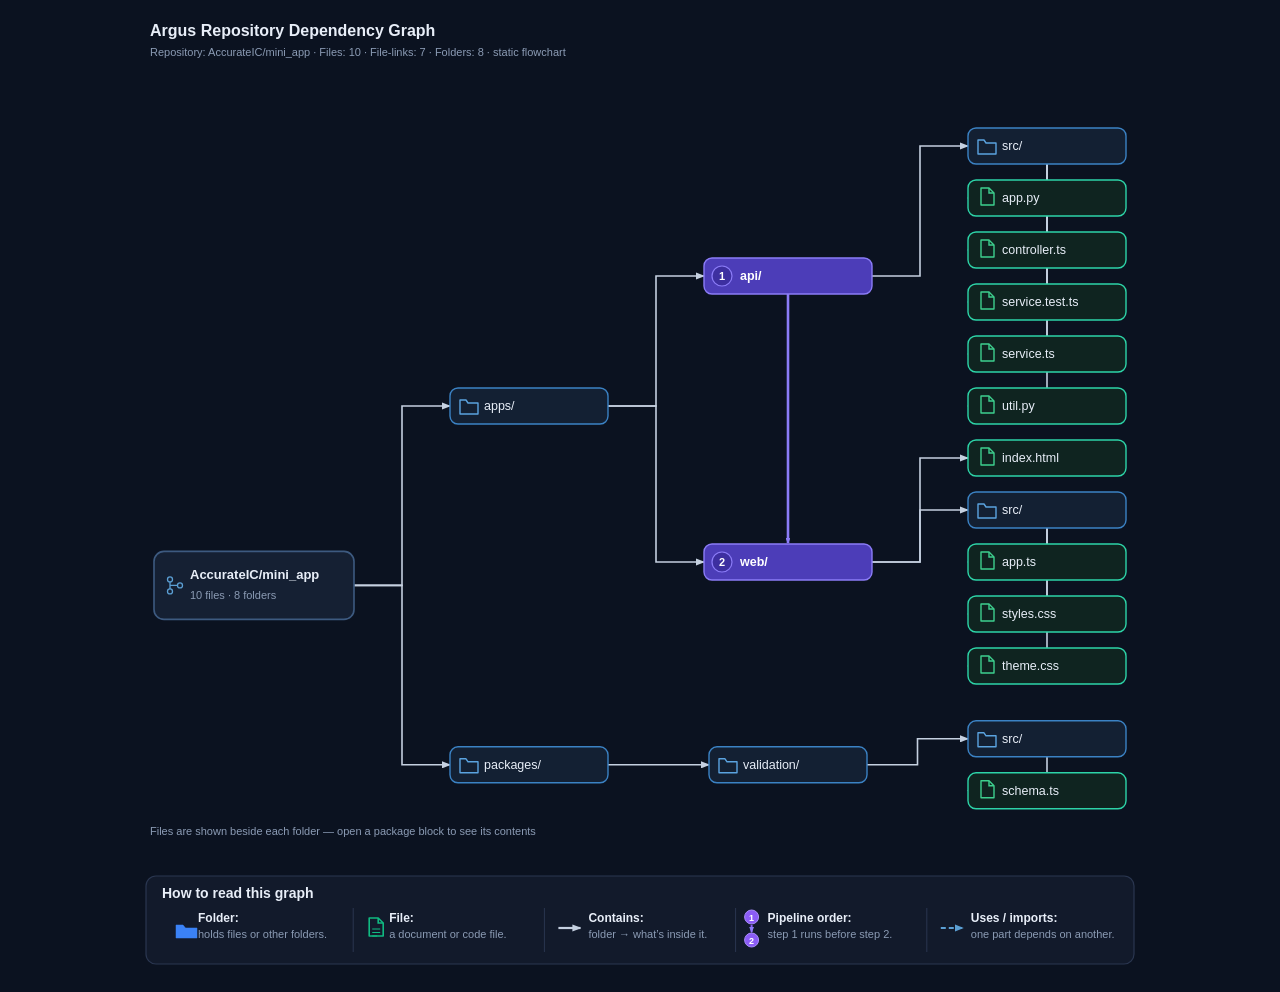
<file: scripts/context_retrieval/testdata/demo-dep-graph.html>
<!DOCTYPE html>
<html lang="en">
<head>
<meta charset="utf-8"/>
<meta name="viewport" content="width=device-width, initial-scale=1"/>
<title>Argus Repository Dependency Graph — AccurateIC/mini_app</title>
<style>
  :root { --bg: #0b1220; --text: #e8eef8; }
  * { box-sizing: border-box; }
  body {
    margin: 0; font-family: "Segoe UI", Helvetica, Arial, sans-serif;
    background: var(--bg); color: var(--text); min-height: 100vh;
  }
  #wrap { padding: 8px 12px 20px; overflow: auto; }
  #wrap svg { display: block; margin: 0 auto; max-width: none; }
</style>
</head>
<body>
<div id="wrap">
<svg xmlns="http://www.w3.org/2000/svg" width="1036" height="964" viewBox="0 0 1036 964" role="img" aria-label="Argus Repository Dependency Graph">
<rect width="100%" height="100%" fill="#0b1220"/>
<defs>
<marker id="arrow-contains" markerWidth="9" markerHeight="7.2" refX="8" refY="3.6" orient="auto" markerUnits="userSpaceOnUse"><path d="M0,0 L9,3.6 L0,7.2 Z" fill="#c5d0e0"/></marker>
<marker id="arrow-handoff" markerWidth="6" markerHeight="4.800000000000001" refX="5" refY="2.4000000000000004" orient="auto" markerUnits="userSpaceOnUse"><path d="M0,0 L6,2.4000000000000004 L0,4.800000000000001 Z" fill="#8b7cf7"/></marker>
<marker id="arrow-uses" markerWidth="9" markerHeight="7.2" refX="8" refY="3.6" orient="auto" markerUnits="userSpaceOnUse"><path d="M0,0 L9,3.6 L0,7.2 Z" fill="#5b9fd4"/></marker>
</defs>
<text x="28" y="28" fill="#e8eef8" font-family="Segoe UI, Helvetica, Arial, sans-serif" font-size="16" font-weight="700">Argus Repository Dependency Graph</text>
<text x="28" y="48" fill="#8b9bb4" font-family="Segoe UI, Helvetica, Arial, sans-serif" font-size="11">Repository: AccurateIC/mini_app  ·  Files: 10  ·  File-links: 7  ·  Folders: 8  ·  static flowchart</text>
<path d="M232.0,577.4 H280.0 V398.0 H328.0" fill="none" stroke="#c5d0e0" stroke-width="1.6" marker-end="url(#arrow-contains)"/>
<path d="M486.0,398.0 H534.0 V268.0 H582.0" fill="none" stroke="#c5d0e0" stroke-width="1.6" marker-end="url(#arrow-contains)"/>
<path d="M750.0,268.0 H798.0 V138.0 H846.0" fill="none" stroke="#c5d0e0" stroke-width="1.6" marker-end="url(#arrow-contains)"/>
<path d="M1004.0,138.0 H925.0 V190.0 H846.0" fill="none" stroke="#c5d0e0" stroke-width="1.6" marker-end="url(#arrow-contains)"/>
<path d="M1004.0,138.0 H925.0 V242.0 H846.0" fill="none" stroke="#c5d0e0" stroke-width="1.6" marker-end="url(#arrow-contains)"/>
<path d="M1004.0,138.0 H925.0 V294.0 H846.0" fill="none" stroke="#c5d0e0" stroke-width="1.6" marker-end="url(#arrow-contains)"/>
<path d="M1004.0,138.0 H925.0 V346.0 H846.0" fill="none" stroke="#c5d0e0" stroke-width="1.6" marker-end="url(#arrow-contains)"/>
<path d="M1004.0,138.0 H925.0 V398.0 H846.0" fill="none" stroke="#c5d0e0" stroke-width="1.6" marker-end="url(#arrow-contains)"/>
<path d="M486.0,398.0 H534.0 V554.0 H582.0" fill="none" stroke="#c5d0e0" stroke-width="1.6" marker-end="url(#arrow-contains)"/>
<path d="M750.0,554.0 H798.0 V450.0 H846.0" fill="none" stroke="#c5d0e0" stroke-width="1.6" marker-end="url(#arrow-contains)"/>
<path d="M750.0,554.0 H798.0 V502.0 H846.0" fill="none" stroke="#c5d0e0" stroke-width="1.6" marker-end="url(#arrow-contains)"/>
<path d="M1004.0,502.0 H925.0 V554.0 H846.0" fill="none" stroke="#c5d0e0" stroke-width="1.6" marker-end="url(#arrow-contains)"/>
<path d="M1004.0,502.0 H925.0 V606.0 H846.0" fill="none" stroke="#c5d0e0" stroke-width="1.6" marker-end="url(#arrow-contains)"/>
<path d="M1004.0,502.0 H925.0 V658.0 H846.0" fill="none" stroke="#c5d0e0" stroke-width="1.6" marker-end="url(#arrow-contains)"/>
<path d="M232.0,577.4 H280.0 V756.8 H328.0" fill="none" stroke="#c5d0e0" stroke-width="1.6" marker-end="url(#arrow-contains)"/>
<path d="M486.0,756.8 H536.5 V756.8 H587.0" fill="none" stroke="#c5d0e0" stroke-width="1.6" marker-end="url(#arrow-contains)"/>
<path d="M745.0,756.8 H795.5 V730.8 H846.0" fill="none" stroke="#c5d0e0" stroke-width="1.6" marker-end="url(#arrow-contains)"/>
<path d="M1004.0,730.8 H925.0 V782.8 H846.0" fill="none" stroke="#c5d0e0" stroke-width="1.6" marker-end="url(#arrow-contains)"/>
<g><rect x="32.0" y="543.4" width="200" height="68" rx="10" ry="10" fill="#152033" stroke="#3d5a80" stroke-width="1.6"/><circle cx="48.0" cy="571.4" r="2.5" fill="none" stroke="#5b9fd4" stroke-width="1.3"/><circle cx="48.0" cy="583.4" r="2.5" fill="none" stroke="#5b9fd4" stroke-width="1.3"/><circle cx="58.0" cy="577.4" r="2.5" fill="none" stroke="#5b9fd4" stroke-width="1.3"/><path d="M48.0,573.9 V580.9 M48.0,577.4 H55.5" fill="none" stroke="#5b9fd4" stroke-width="1.3"/><text x="68.0" y="571.4" fill="#e8eef8" font-family="Segoe UI, Helvetica, Arial, sans-serif" font-size="13" font-weight="600">AccurateIC/mini_app</text><text x="68.0" y="591.4" fill="#8b9bb4" font-family="Segoe UI, Helvetica, Arial, sans-serif" font-size="11">10 files · 8 folders</text><title>(root)</title></g>
<g><rect x="328.0" y="380.0" width="158" height="36" rx="8" ry="8" fill="#132033" stroke="#3b82c4" stroke-width="1.4"/><path d="M338.0,392.0 h6 l2,3 h10 v11 h-18 z" fill="none" stroke="#5ba3e0" stroke-width="1.4" stroke-linejoin="round"/><text x="362.0" y="402.0" fill="#e8eef8" font-family="Segoe UI, Helvetica, Arial, sans-serif" font-size="12.5">apps/</text><title>apps</title></g>
<g><rect x="582.0" y="250.0" width="168" height="36" rx="8" ry="8" fill="#4c3db8" stroke="#8b7cf7" stroke-width="1.4"/><circle cx="600.0" cy="268.0" r="10" fill="#3d2fa0" stroke="#8b7cf7" stroke-width="1.2"/><text x="600.0" y="272.0" text-anchor="middle" fill="#fff" font-family="Segoe UI, Helvetica, Arial, sans-serif" font-size="11" font-weight="700">1</text><text x="618.0" y="272.0" fill="#fff" font-family="Segoe UI, Helvetica, Arial, sans-serif" font-size="12.5" font-weight="600">api/</text><title>apps/api</title></g>
<g><rect x="846.0" y="120.0" width="158" height="36" rx="8" ry="8" fill="#132033" stroke="#3b82c4" stroke-width="1.4"/><path d="M856.0,132.0 h6 l2,3 h10 v11 h-18 z" fill="none" stroke="#5ba3e0" stroke-width="1.4" stroke-linejoin="round"/><text x="880.0" y="142.0" fill="#e8eef8" font-family="Segoe UI, Helvetica, Arial, sans-serif" font-size="12.5">src/</text><title>apps/api/src</title></g>
<g><rect x="846.0" y="172.0" width="158" height="36" rx="8" ry="8" fill="#0f2420" stroke="#2dd4a8" stroke-width="1.4"/><path d="M859.0,180.0 h8 l5,5 v12 h-13 z" fill="none" stroke="#3ecf8e" stroke-width="1.4" stroke-linejoin="round"/><path d="M867.0,180.0 v5 h5" fill="none" stroke="#3ecf8e" stroke-width="1.4"/><text x="880.0" y="194.0" fill="#e8eef8" font-family="Segoe UI, Helvetica, Arial, sans-serif" font-size="12.5">app.py</text><title>apps/api/src/app.py</title></g>
<g><rect x="846.0" y="224.0" width="158" height="36" rx="8" ry="8" fill="#0f2420" stroke="#2dd4a8" stroke-width="1.4"/><path d="M859.0,232.0 h8 l5,5 v12 h-13 z" fill="none" stroke="#3ecf8e" stroke-width="1.4" stroke-linejoin="round"/><path d="M867.0,232.0 v5 h5" fill="none" stroke="#3ecf8e" stroke-width="1.4"/><text x="880.0" y="246.0" fill="#e8eef8" font-family="Segoe UI, Helvetica, Arial, sans-serif" font-size="12.5">controller.ts</text><title>apps/api/src/controller.ts</title></g>
<g><rect x="846.0" y="276.0" width="158" height="36" rx="8" ry="8" fill="#0f2420" stroke="#2dd4a8" stroke-width="1.4"/><path d="M859.0,284.0 h8 l5,5 v12 h-13 z" fill="none" stroke="#3ecf8e" stroke-width="1.4" stroke-linejoin="round"/><path d="M867.0,284.0 v5 h5" fill="none" stroke="#3ecf8e" stroke-width="1.4"/><text x="880.0" y="298.0" fill="#e8eef8" font-family="Segoe UI, Helvetica, Arial, sans-serif" font-size="12.5">service.test.ts</text><title>apps/api/src/service.test.ts</title></g>
<g><rect x="846.0" y="328.0" width="158" height="36" rx="8" ry="8" fill="#0f2420" stroke="#2dd4a8" stroke-width="1.4"/><path d="M859.0,336.0 h8 l5,5 v12 h-13 z" fill="none" stroke="#3ecf8e" stroke-width="1.4" stroke-linejoin="round"/><path d="M867.0,336.0 v5 h5" fill="none" stroke="#3ecf8e" stroke-width="1.4"/><text x="880.0" y="350.0" fill="#e8eef8" font-family="Segoe UI, Helvetica, Arial, sans-serif" font-size="12.5">service.ts</text><title>apps/api/src/service.ts</title></g>
<g><rect x="846.0" y="380.0" width="158" height="36" rx="8" ry="8" fill="#0f2420" stroke="#2dd4a8" stroke-width="1.4"/><path d="M859.0,388.0 h8 l5,5 v12 h-13 z" fill="none" stroke="#3ecf8e" stroke-width="1.4" stroke-linejoin="round"/><path d="M867.0,388.0 v5 h5" fill="none" stroke="#3ecf8e" stroke-width="1.4"/><text x="880.0" y="402.0" fill="#e8eef8" font-family="Segoe UI, Helvetica, Arial, sans-serif" font-size="12.5">util.py</text><title>apps/api/src/util.py</title></g>
<g><rect x="582.0" y="536.0" width="168" height="36" rx="8" ry="8" fill="#4c3db8" stroke="#8b7cf7" stroke-width="1.4"/><circle cx="600.0" cy="554.0" r="10" fill="#3d2fa0" stroke="#8b7cf7" stroke-width="1.2"/><text x="600.0" y="558.0" text-anchor="middle" fill="#fff" font-family="Segoe UI, Helvetica, Arial, sans-serif" font-size="11" font-weight="700">2</text><text x="618.0" y="558.0" fill="#fff" font-family="Segoe UI, Helvetica, Arial, sans-serif" font-size="12.5" font-weight="600">web/</text><title>apps/web</title></g>
<g><rect x="846.0" y="432.0" width="158" height="36" rx="8" ry="8" fill="#0f2420" stroke="#2dd4a8" stroke-width="1.4"/><path d="M859.0,440.0 h8 l5,5 v12 h-13 z" fill="none" stroke="#3ecf8e" stroke-width="1.4" stroke-linejoin="round"/><path d="M867.0,440.0 v5 h5" fill="none" stroke="#3ecf8e" stroke-width="1.4"/><text x="880.0" y="454.0" fill="#e8eef8" font-family="Segoe UI, Helvetica, Arial, sans-serif" font-size="12.5">index.html</text><title>apps/web/index.html</title></g>
<g><rect x="846.0" y="484.0" width="158" height="36" rx="8" ry="8" fill="#132033" stroke="#3b82c4" stroke-width="1.4"/><path d="M856.0,496.0 h6 l2,3 h10 v11 h-18 z" fill="none" stroke="#5ba3e0" stroke-width="1.4" stroke-linejoin="round"/><text x="880.0" y="506.0" fill="#e8eef8" font-family="Segoe UI, Helvetica, Arial, sans-serif" font-size="12.5">src/</text><title>apps/web/src</title></g>
<g><rect x="846.0" y="536.0" width="158" height="36" rx="8" ry="8" fill="#0f2420" stroke="#2dd4a8" stroke-width="1.4"/><path d="M859.0,544.0 h8 l5,5 v12 h-13 z" fill="none" stroke="#3ecf8e" stroke-width="1.4" stroke-linejoin="round"/><path d="M867.0,544.0 v5 h5" fill="none" stroke="#3ecf8e" stroke-width="1.4"/><text x="880.0" y="558.0" fill="#e8eef8" font-family="Segoe UI, Helvetica, Arial, sans-serif" font-size="12.5">app.ts</text><title>apps/web/src/app.ts</title></g>
<g><rect x="846.0" y="588.0" width="158" height="36" rx="8" ry="8" fill="#0f2420" stroke="#2dd4a8" stroke-width="1.4"/><path d="M859.0,596.0 h8 l5,5 v12 h-13 z" fill="none" stroke="#3ecf8e" stroke-width="1.4" stroke-linejoin="round"/><path d="M867.0,596.0 v5 h5" fill="none" stroke="#3ecf8e" stroke-width="1.4"/><text x="880.0" y="610.0" fill="#e8eef8" font-family="Segoe UI, Helvetica, Arial, sans-serif" font-size="12.5">styles.css</text><title>apps/web/src/styles.css</title></g>
<g><rect x="846.0" y="640.0" width="158" height="36" rx="8" ry="8" fill="#0f2420" stroke="#2dd4a8" stroke-width="1.4"/><path d="M859.0,648.0 h8 l5,5 v12 h-13 z" fill="none" stroke="#3ecf8e" stroke-width="1.4" stroke-linejoin="round"/><path d="M867.0,648.0 v5 h5" fill="none" stroke="#3ecf8e" stroke-width="1.4"/><text x="880.0" y="662.0" fill="#e8eef8" font-family="Segoe UI, Helvetica, Arial, sans-serif" font-size="12.5">theme.css</text><title>apps/web/src/theme.css</title></g>
<g><rect x="328.0" y="738.8" width="158" height="36" rx="8" ry="8" fill="#132033" stroke="#3b82c4" stroke-width="1.4"/><path d="M338.0,750.8 h6 l2,3 h10 v11 h-18 z" fill="none" stroke="#5ba3e0" stroke-width="1.4" stroke-linejoin="round"/><text x="362.0" y="760.8" fill="#e8eef8" font-family="Segoe UI, Helvetica, Arial, sans-serif" font-size="12.5">packages/</text><title>packages</title></g>
<g><rect x="587.0" y="738.8" width="158" height="36" rx="8" ry="8" fill="#132033" stroke="#3b82c4" stroke-width="1.4"/><path d="M597.0,750.8 h6 l2,3 h10 v11 h-18 z" fill="none" stroke="#5ba3e0" stroke-width="1.4" stroke-linejoin="round"/><text x="621.0" y="760.8" fill="#e8eef8" font-family="Segoe UI, Helvetica, Arial, sans-serif" font-size="12.5">validation/</text><title>packages/validation</title></g>
<g><rect x="846.0" y="712.8" width="158" height="36" rx="8" ry="8" fill="#132033" stroke="#3b82c4" stroke-width="1.4"/><path d="M856.0,724.8 h6 l2,3 h10 v11 h-18 z" fill="none" stroke="#5ba3e0" stroke-width="1.4" stroke-linejoin="round"/><text x="880.0" y="734.8" fill="#e8eef8" font-family="Segoe UI, Helvetica, Arial, sans-serif" font-size="12.5">src/</text><title>packages/validation/src</title></g>
<g><rect x="846.0" y="764.8" width="158" height="36" rx="8" ry="8" fill="#0f2420" stroke="#2dd4a8" stroke-width="1.4"/><path d="M859.0,772.8 h8 l5,5 v12 h-13 z" fill="none" stroke="#3ecf8e" stroke-width="1.4" stroke-linejoin="round"/><path d="M867.0,772.8 v5 h5" fill="none" stroke="#3ecf8e" stroke-width="1.4"/><text x="880.0" y="786.8" fill="#e8eef8" font-family="Segoe UI, Helvetica, Arial, sans-serif" font-size="12.5">schema.ts</text><title>packages/validation/src/schema.ts</title></g>
<path d="M666.0,286.0 V535.0" fill="none" stroke="#8b7cf7" stroke-width="2.6" marker-end="url(#arrow-handoff)"/>
<text x="28" y="826.8" fill="#8b9bb4" font-family="Segoe UI, Helvetica, Arial, sans-serif" font-size="11">Files are shown beside each folder — open a package block to see its contents</text>
<g class="legend"><rect x="24.0" y="868.0" width="988.0" height="88" rx="10" fill="#121a2b" stroke="#2a3650" stroke-width="1.2"/><text x="40.0" y="890.0" fill="#e8eef8" font-family="Segoe UI, Helvetica, Arial, sans-serif" font-size="14" font-weight="700">How to read this graph</text><path d="M54.0,917.0 h7 l2.5,3 h11.5 v10 h-21 z" fill="#3b82f6" stroke="#3b82f6" stroke-width="0.5" stroke-linejoin="round"/><text x="76.0" y="914.0" fill="#e8eef8" font-family="Segoe UI, Helvetica, Arial, sans-serif" font-size="12" font-weight="700">Folder:</text><text x="76.0" y="930.0" fill="#8b9bb4" font-family="Segoe UI, Helvetica, Arial, sans-serif" font-size="11">holds files or other folders.</text><line x1="231.2" y1="900.0" x2="231.2" y2="944.0" stroke="#2a3650" stroke-width="1"/><path d="M247.2,910.0 h9 l5,5 v13 h-14 z" fill="none" stroke="#10b981" stroke-width="1.6" stroke-linejoin="round"/><path d="M256.2,910.0 v5 h5" fill="none" stroke="#10b981" stroke-width="1.6"/><path d="M250.2,921.0 h8 M250.2,924.5 h8 M250.2,928.0 h5" stroke="#10b981" stroke-width="1.2"/><text x="267.2" y="914.0" fill="#e8eef8" font-family="Segoe UI, Helvetica, Arial, sans-serif" font-size="12" font-weight="700">File:</text><text x="267.2" y="930.0" fill="#8b9bb4" font-family="Segoe UI, Helvetica, Arial, sans-serif" font-size="11">a document or code file.</text><line x1="422.4" y1="900.0" x2="422.4" y2="944.0" stroke="#2a3650" stroke-width="1"/><line x1="436.4" y1="920.0" x2="458.4" y2="920.0" stroke="#c5d0e0" stroke-width="2.2" marker-end="url(#arrow-contains)"/><text x="466.4" y="914.0" fill="#e8eef8" font-family="Segoe UI, Helvetica, Arial, sans-serif" font-size="12" font-weight="700">Contains:</text><text x="466.4" y="930.0" fill="#8b9bb4" font-family="Segoe UI, Helvetica, Arial, sans-serif" font-size="11">folder → what’s inside it.</text><line x1="613.6" y1="900.0" x2="613.6" y2="944.0" stroke="#2a3650" stroke-width="1"/><circle cx="629.6" cy="909.0" r="7" fill="#8b5cf6" stroke="#a78bfa"/><text x="629.6" y="912.5" text-anchor="middle" fill="#fff" font-family="Segoe UI, Helvetica, Arial, sans-serif" font-size="9" font-weight="700">1</text><line x1="629.6" y1="917.0" x2="629.6" y2="924.0" stroke="#8b5cf6" stroke-width="2" marker-end="url(#arrow-handoff)"/><circle cx="629.6" cy="932.0" r="7" fill="#8b5cf6" stroke="#a78bfa"/><text x="629.6" y="935.5" text-anchor="middle" fill="#fff" font-family="Segoe UI, Helvetica, Arial, sans-serif" font-size="9" font-weight="700">2</text><text x="645.6" y="914.0" fill="#e8eef8" font-family="Segoe UI, Helvetica, Arial, sans-serif" font-size="12" font-weight="700">Pipeline order:</text><text x="645.6" y="930.0" fill="#8b9bb4" font-family="Segoe UI, Helvetica, Arial, sans-serif" font-size="11">step 1 runs before step 2.</text><line x1="804.8" y1="900.0" x2="804.8" y2="944.0" stroke="#2a3650" stroke-width="1"/><line x1="818.8" y1="920.0" x2="840.8" y2="920.0" stroke="#5b9fd4" stroke-width="2.2" stroke-dasharray="5 3" marker-end="url(#arrow-uses)"/><text x="848.8" y="914.0" fill="#e8eef8" font-family="Segoe UI, Helvetica, Arial, sans-serif" font-size="12" font-weight="700">Uses / imports:</text><text x="848.8" y="930.0" fill="#8b9bb4" font-family="Segoe UI, Helvetica, Arial, sans-serif" font-size="11">one part depends on another.</text></g>
</svg>
</div>
<script type="application/json" id="graph-data">{"repo":"AccurateIC/mini_app","commit":"","built_at":"2026-10-13T07:21:19Z","title":"AccurateIC/mini_app","nodes":{"apps/api/src/service.ts":{"lang":"ts","kind":"source"},"apps/api/src/service.test.ts":{"lang":"ts","kind":"test"},"apps/api/src/util.py":{"lang":"py","kind":"source"},"apps/api/src/app.py":{"lang":"py","kind":"source"},"apps/api/src/controller.ts":{"lang":"ts","kind":"source"},"apps/web/index.html":{"lang":"html","kind":"source"},"apps/web/src/styles.css":{"lang":"css","kind":"source"},"apps/web/src/theme.css":{"lang":"css","kind":"source"},"apps/web/src/app.ts":{"lang":"ts","kind":"source"},"packages/validation/src/schema.ts":{"lang":"ts","kind":"source"}},"edges":[{"from":"apps/api/src/service.test.ts","to":"apps/api/src/service.ts","via":"ref"},{"from":"apps/api/src/app.py","to":"apps/api/src/util.py","via":"ref"},{"from":"apps/api/src/controller.ts","to":"apps/api/src/service.ts","via":"ref"},{"from":"apps/web/index.html","to":"apps/web/src/styles.css","via":"ref"},{"from":"apps/web/index.html","to":"apps/web/src/app.ts","via":"ref"},{"from":"apps/web/src/styles.css","to":"apps/web/src/theme.css","via":"ref"},{"from":"apps/web/src/app.ts","to":"packages/validation/src/schema.ts","via":"ref"}],"folders":{"(root)":{"file_count":0,"test_count":0,"files":[],"children":["apps","packages"],"parent":null},"apps":{"file_count":0,"test_count":0,"files":[],"children":["apps/api","apps/web"],"parent":"(root)"},"apps/api":{"file_count":0,"test_count":0,"files":[],"children":["apps/api/src"],"parent":"apps"},"apps/api/src":{"file_count":5,"test_count":1,"files":["apps/api/src/app.py","apps/api/src/controller.ts","apps/api/src/service.test.ts","apps/api/src/service.ts","apps/api/src/util.py"],"children":[],"parent":"apps/api"},"apps/web":{"file_count":1,"test_count":0,"files":["apps/web/index.html"],"children":["apps/web/src"],"parent":"apps"},"apps/web/src":{"file_count":3,"test_count":0,"files":["apps/web/src/app.ts","apps/web/src/styles.css","apps/web/src/theme.css"],"children":[],"parent":"apps/web"},"packages":{"file_count":0,"test_count":0,"files":[],"children":["packages/validation"],"parent":"(root)"},"packages/validation":{"file_count":0,"test_count":0,"files":[],"children":["packages/validation/src"],"parent":"packages"},"packages/validation/src":{"file_count":1,"test_count":0,"files":["packages/validation/src/schema.ts"],"children":[],"parent":"packages/validation"}},"tree_edges":[{"from":"(root)","to":"apps","kind":"contains"},{"from":"(root)","to":"packages","kind":"contains"},{"from":"apps","to":"apps/api","kind":"contains"},{"from":"apps","to":"apps/web","kind":"contains"},{"from":"apps/api","to":"apps/api/src","kind":"contains"},{"from":"apps/web","to":"apps/web/src","kind":"contains"},{"from":"packages","to":"packages/validation","kind":"contains"},{"from":"packages/validation","to":"packages/validation/src","kind":"contains"}],"folder_edges":[{"from":"apps/web/src","to":"packages/validation/src","weight":1,"kind":"imports"}],"handoff_groups":{"apps":["apps/api","apps/web"]},"flowchart":{"nodes":[{"id":"(root)","label":"AccurateIC/mini_app","kind":"repo","col":0,"row":8.45,"w":200,"h":68,"stage_num":null,"x":32.0,"y":543.4,"subtitle":"10 files · 8 folders"},{"id":"apps","label":"apps/","kind":"folder","col":1,"row":5.0,"w":158,"h":36,"stage_num":null,"x":328.0,"y":380.0},{"id":"apps/api","label":"api/","kind":"stage","col":2,"row":2.5,"w":168,"h":36,"stage_num":1,"x":582.0,"y":250.0},{"id":"apps/api/src","label":"src/","kind":"folder","col":3,"row":0.0,"w":158,"h":36,"stage_num":null,"x":846.0,"y":120.0},{"id":"apps/api/src/app.py","label":"app.py","kind":"file","col":3,"row":1.0,"w":158,"h":36,"stage_num":null,"x":846.0,"y":172.0},{"id":"apps/api/src/controller.ts","label":"controller.ts","kind":"file","col":3,"row":2.0,"w":158,"h":36,"stage_num":null,"x":846.0,"y":224.0},{"id":"apps/api/src/service.test.ts","label":"service.test.ts","kind":"file","col":3,"row":3.0,"w":158,"h":36,"stage_num":null,"x":846.0,"y":276.0},{"id":"apps/api/src/service.ts","label":"service.ts","kind":"file","col":3,"row":4.0,"w":158,"h":36,"stage_num":null,"x":846.0,"y":328.0},{"id":"apps/api/src/util.py","label":"util.py","kind":"file","col":3,"row":5.0,"w":158,"h":36,"stage_num":null,"x":846.0,"y":380.0},{"id":"apps/web","label":"web/","kind":"stage","col":2,"row":8.0,"w":168,"h":36,"stage_num":2,"x":582.0,"y":536.0},{"id":"apps/web/index.html","label":"index.html","kind":"file","col":3,"row":6.0,"w":158,"h":36,"stage_num":null,"x":846.0,"y":432.0},{"id":"apps/web/src","label":"src/","kind":"folder","col":3,"row":7.0,"w":158,"h":36,"stage_num":null,"x":846.0,"y":484.0},{"id":"apps/web/src/app.ts","label":"app.ts","kind":"file","col":3,"row":8.0,"w":158,"h":36,"stage_num":null,"x":846.0,"y":536.0},{"id":"apps/web/src/styles.css","label":"styles.css","kind":"file","col":3,"row":9.0,"w":158,"h":36,"stage_num":null,"x":846.0,"y":588.0},{"id":"apps/web/src/theme.css","label":"theme.css","kind":"file","col":3,"row":10.0,"w":158,"h":36,"stage_num":null,"x":846.0,"y":640.0},{"id":"packages","label":"packages/","kind":"folder","col":1,"row":11.9,"w":158,"h":36,"stage_num":null,"x":328.0,"y":738.8000000000001},{"id":"packages/validation","label":"validation/","kind":"folder","col":2,"row":11.9,"w":158,"h":36,"stage_num":null,"x":587.0,"y":738.8000000000001},{"id":"packages/validation/src","label":"src/","kind":"folder","col":3,"row":11.4,"w":158,"h":36,"stage_num":null,"x":846.0,"y":712.8000000000001},{"id":"packages/validation/src/schema.ts","label":"schema.ts","kind":"file","col":3,"row":12.4,"w":158,"h":36,"stage_num":null,"x":846.0,"y":764.8000000000001}],"edges":[{"from":"(root)","to":"apps","kind":"contains"},{"from":"apps","to":"apps/api","kind":"contains"},{"from":"apps/api","to":"apps/api/src","kind":"contains"},{"from":"apps/api/src","to":"apps/api/src/app.py","kind":"contains"},{"from":"apps/api/src","to":"apps/api/src/controller.ts","kind":"contains"},{"from":"apps/api/src","to":"apps/api/src/service.test.ts","kind":"contains"},{"from":"apps/api/src","to":"apps/api/src/service.ts","kind":"contains"},{"from":"apps/api/src","to":"apps/api/src/util.py","kind":"contains"},{"from":"apps","to":"apps/web","kind":"contains"},{"from":"apps/web","to":"apps/web/index.html","kind":"contains"},{"from":"apps/web","to":"apps/web/src","kind":"contains"},{"from":"apps/web/src","to":"apps/web/src/app.ts","kind":"contains"},{"from":"apps/web/src","to":"apps/web/src/styles.css","kind":"contains"},{"from":"apps/web/src","to":"apps/web/src/theme.css","kind":"contains"},{"from":"(root)","to":"packages","kind":"contains"},{"from":"packages","to":"packages/validation","kind":"contains"},{"from":"packages/validation","to":"packages/validation/src","kind":"contains"},{"from":"packages/validation/src","to":"packages/validation/src/schema.ts","kind":"contains"},{"from":"apps/api","to":"apps/web","kind":"handoff","route":"box"}],"expanded":"apps/api"},"languages":["css","html","py","ts"],"stats":{"files":10,"edges":7,"folders":9}}</script>
</body>
</html>
</file>
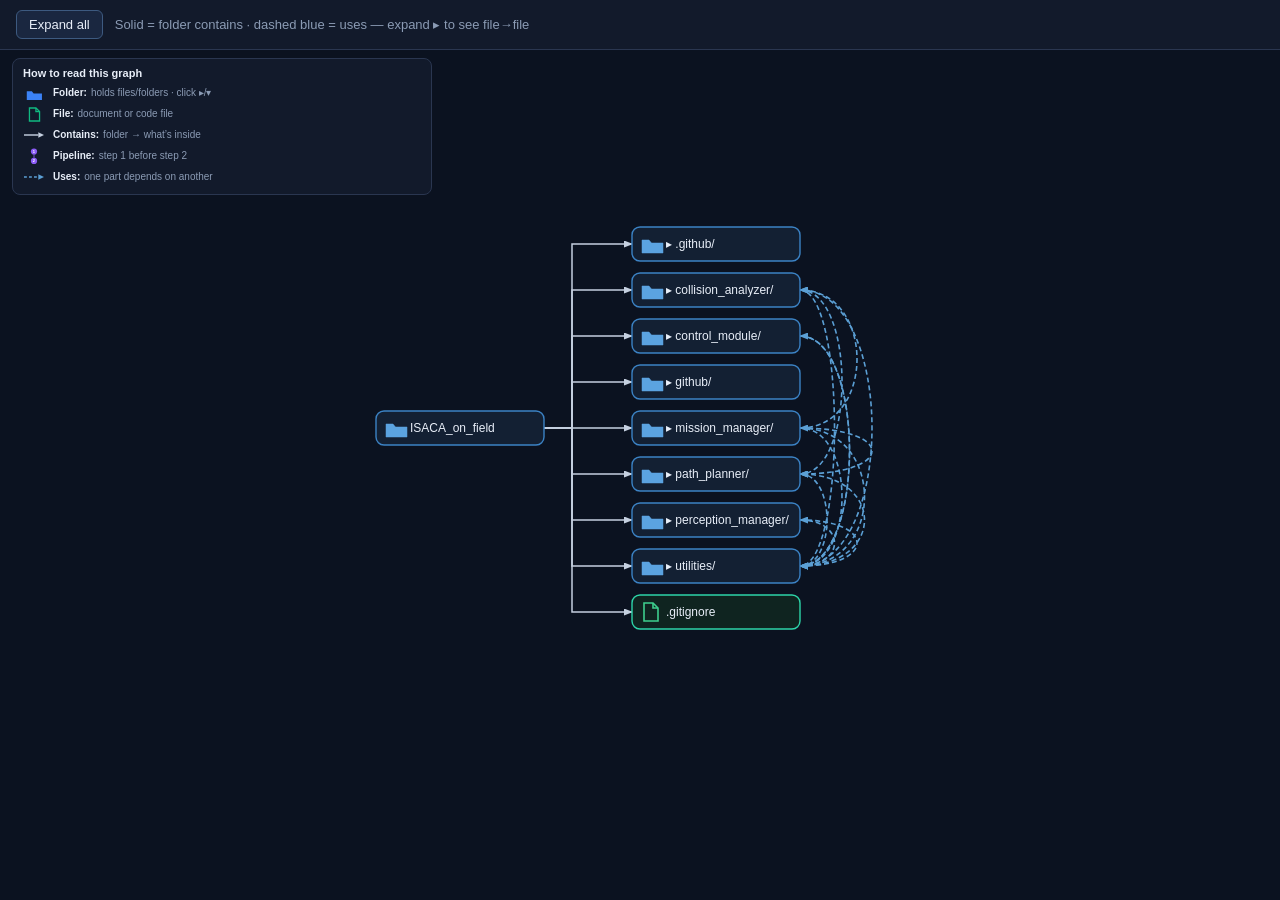
<file: scripts/context_retrieval/testdata/isaca-dep-graph.html>
<!DOCTYPE html>
<html lang="en">
<head>
<meta charset="utf-8"/>
<meta name="viewport" content="width=device-width, initial-scale=1"/>
<title>Argus Repository Dependency Graph — fuller-tree</title>
<style>
  :root { --bg: #0b1220; --text: #e8eef8; --muted: #8b9bb4; --panel: #121a2b; --line: #2a3650; }
  * { box-sizing: border-box; }
  body {
    margin: 0; font-family: "Segoe UI", Helvetica, Arial, sans-serif;
    background: var(--bg); color: var(--text); min-height: 100vh;
  }
  #bar {
    display: flex; align-items: center; gap: 12px; flex-wrap: wrap;
    padding: 10px 16px; background: var(--panel); border-bottom: 1px solid var(--line);
  }
  #btnBack {
    background: #1a2740; color: var(--text); border: 1px solid #3d5a80;
    border-radius: 6px; padding: 6px 12px; font-size: 13px; cursor: pointer;
  }
  #btnBack:disabled { opacity: 0.35; cursor: default; }
  #btnBack:not(:disabled):hover { background: #243552; }
  #crumb { color: var(--muted); font-size: 13px; flex: 1; }
  #wrap { padding: 8px 12px 12px; overflow: auto; }
  #stage svg { display: block; margin: 0 auto; max-width: none; }
  #stage g[data-folder-id] { cursor: pointer; }
  #legend {
    margin: 8px 12px 0; padding: 8px 10px 9px; max-width: 420px;
    background: var(--panel); border: 1px solid var(--line); border-radius: 8px;
  }
  #legend h2 {
    margin: 0 0 6px; font-size: 11px; font-weight: 700; color: var(--text);
  }
  #legend .cols {
    display: flex; flex-direction: column; gap: 5px;
  }
  #legend .col {
    display: flex; gap: 8px; align-items: center;
    border-left: none; padding-left: 0;
  }
  #legend .ico {
    flex: 0 0 22px; width: 22px; height: 16px;
    display: flex; align-items: center; justify-content: center;
  }
  #legend .ico svg { max-width: 20px; max-height: 16px; }
  #legend .txt { font-size: 10px; line-height: 1.25; color: var(--muted); }
  #legend .txt strong { color: var(--text); font-weight: 600; margin-right: 4px; }
</style>
</head>
<body>
<div id="bar">
  <button type="button" id="btnBack" disabled>Expand all</button>
  <div id="crumb">Folders start closed — click ▸ to open</div>
</div>
<div id="legend">
  <h2>How to read this graph</h2>
  <div class="cols">
    <div class="col">
      <div class="ico"><svg width="16" height="13" viewBox="0 0 22 18"><path d="M1 6 h7 l2.5 3 h11.5 v9 h-21 z" fill="#3b82f6"/></svg></div>
      <div class="txt"><strong>Folder:</strong>holds files/folders · click ▸/▾</div>
    </div>
    <div class="col">
      <div class="ico"><svg width="13" height="15" viewBox="0 0 18 20"><path d="M2 1 h9 l5 5 v13 h-14 z" fill="none" stroke="#10b981" stroke-width="1.8"/><path d="M11 1 v5 h5" fill="none" stroke="#10b981" stroke-width="1.8"/></svg></div>
      <div class="txt"><strong>File:</strong>document or code file</div>
    </div>
    <div class="col">
      <div class="ico"><svg width="20" height="10" viewBox="0 0 28 12"><line x1="0" y1="6" x2="20" y2="6" stroke="#c5d0e0" stroke-width="2"/><polygon points="20,2 28,6 20,10" fill="#c5d0e0"/></svg></div>
      <div class="txt"><strong>Contains:</strong>folder → what’s inside</div>
    </div>
    <div class="col">
      <div class="ico"><svg width="12" height="22" viewBox="0 0 20 36"><circle cx="10" cy="8" r="7" fill="#8b5cf6"/><text x="10" y="11.5" text-anchor="middle" fill="#fff" font-size="9" font-weight="700" font-family="sans-serif">1</text><line x1="10" y1="16" x2="10" y2="22" stroke="#8b5cf6" stroke-width="2"/><circle cx="10" cy="29" r="7" fill="#8b5cf6"/><text x="10" y="32.5" text-anchor="middle" fill="#fff" font-size="9" font-weight="700" font-family="sans-serif">2</text></svg></div>
      <div class="txt"><strong>Pipeline:</strong>step 1 before step 2</div>
    </div>
    <div class="col">
      <div class="ico"><svg width="20" height="10" viewBox="0 0 28 12"><line x1="0" y1="6" x2="20" y2="6" stroke="#5b9fd4" stroke-width="2" stroke-dasharray="4 3"/><polygon points="20,2 28,6 20,10" fill="#5b9fd4"/></svg></div>
      <div class="txt"><strong>Uses:</strong>one part depends on another</div>
    </div>
  </div>
</div>
<div id="wrap"><div id="stage">
<svg xmlns="http://www.w3.org/2000/svg" width="1062" height="6934" viewBox="0 0 1062 6934" role="img" aria-label="Argus Repository Dependency Graph">
<rect width="100%" height="100%" fill="#0b1220"/>
<defs>
<marker id="arrow-contains" markerWidth="9" markerHeight="7.2" refX="8" refY="3.6" orient="auto" markerUnits="userSpaceOnUse"><path d="M0,0 L9,3.6 L0,7.2 Z" fill="#c5d0e0"/></marker>
<marker id="arrow-handoff" markerWidth="6" markerHeight="4.800000000000001" refX="5" refY="2.4000000000000004" orient="auto" markerUnits="userSpaceOnUse"><path d="M0,0 L6,2.4000000000000004 L0,4.800000000000001 Z" fill="#8b7cf7"/></marker>
<marker id="arrow-uses" markerWidth="9" markerHeight="7.2" refX="8" refY="3.6" orient="auto" markerUnits="userSpaceOnUse"><path d="M0,0 L9,3.6 L0,7.2 Z" fill="#5b9fd4"/></marker>
</defs>
<text x="28" y="28" fill="#e8eef8" font-family="Segoe UI, Helvetica, Arial, sans-serif" font-size="16" font-weight="700">Argus Repository Dependency Graph</text>
<text x="28" y="48" fill="#8b9bb4" font-family="Segoe UI, Helvetica, Arial, sans-serif" font-size="11">Repository: AccurateIC/ISACA_on_field  ·  Commit: 0bc65dc  ·  Files: 129  ·  File-links: 89  ·  Folders: 37  ·  click a folder to open</text>
<path d="M268.0,3471.2 H316.0 V190.0 H364.0" fill="none" stroke="#c5d0e0" stroke-width="1.6" marker-end="url(#arrow-contains)"/>
<path d="M522.0,190.0 H570.0 V190.0 H618.0" fill="none" stroke="#c5d0e0" stroke-width="1.6" marker-end="url(#arrow-contains)"/>
<path d="M776.0,190.0 H824.0 V138.0 H872.0" fill="none" stroke="#c5d0e0" stroke-width="1.6" marker-end="url(#arrow-contains)"/>
<path d="M776.0,190.0 H824.0 V190.0 H872.0" fill="none" stroke="#c5d0e0" stroke-width="1.6" marker-end="url(#arrow-contains)"/>
<path d="M776.0,190.0 H824.0 V242.0 H872.0" fill="none" stroke="#c5d0e0" stroke-width="1.6" marker-end="url(#arrow-contains)"/>
<path d="M268.0,3471.2 H316.0 V886.8 H364.0" fill="none" stroke="#c5d0e0" stroke-width="1.6" marker-end="url(#arrow-contains)"/>
<path d="M522.0,886.8 H570.0 V548.8 H618.0" fill="none" stroke="#c5d0e0" stroke-width="1.6" marker-end="url(#arrow-contains)"/>
<path d="M776.0,548.8 H824.0 V314.8 H872.0" fill="none" stroke="#c5d0e0" stroke-width="1.6" marker-end="url(#arrow-contains)"/>
<path d="M776.0,548.8 H824.0 V366.8 H872.0" fill="none" stroke="#c5d0e0" stroke-width="1.6" marker-end="url(#arrow-contains)"/>
<path d="M776.0,548.8 H824.0 V418.8 H872.0" fill="none" stroke="#c5d0e0" stroke-width="1.6" marker-end="url(#arrow-contains)"/>
<path d="M776.0,548.8 H824.0 V470.8 H872.0" fill="none" stroke="#c5d0e0" stroke-width="1.6" marker-end="url(#arrow-contains)"/>
<path d="M776.0,548.8 H824.0 V522.8 H872.0" fill="none" stroke="#c5d0e0" stroke-width="1.6" marker-end="url(#arrow-contains)"/>
<path d="M776.0,548.8 H824.0 V574.8 H872.0" fill="none" stroke="#c5d0e0" stroke-width="1.6" marker-end="url(#arrow-contains)"/>
<path d="M776.0,548.8 H824.0 V626.8 H872.0" fill="none" stroke="#c5d0e0" stroke-width="1.6" marker-end="url(#arrow-contains)"/>
<path d="M776.0,548.8 H824.0 V678.8 H872.0" fill="none" stroke="#c5d0e0" stroke-width="1.6" marker-end="url(#arrow-contains)"/>
<path d="M776.0,548.8 H824.0 V730.8 H872.0" fill="none" stroke="#c5d0e0" stroke-width="1.6" marker-end="url(#arrow-contains)"/>
<path d="M776.0,548.8 H824.0 V782.8 H872.0" fill="none" stroke="#c5d0e0" stroke-width="1.6" marker-end="url(#arrow-contains)"/>
<path d="M522.0,886.8 H570.0 V834.8 H618.0" fill="none" stroke="#c5d0e0" stroke-width="1.6" marker-end="url(#arrow-contains)"/>
<path d="M776.0,834.8 H824.0 V834.8 H872.0" fill="none" stroke="#c5d0e0" stroke-width="1.6" marker-end="url(#arrow-contains)"/>
<path d="M522.0,886.8 H570.0 V912.8 H618.0" fill="none" stroke="#c5d0e0" stroke-width="1.6" marker-end="url(#arrow-contains)"/>
<path d="M776.0,912.8 H824.0 V886.8 H872.0" fill="none" stroke="#c5d0e0" stroke-width="1.6" marker-end="url(#arrow-contains)"/>
<path d="M776.0,912.8 H824.0 V938.8 H872.0" fill="none" stroke="#c5d0e0" stroke-width="1.6" marker-end="url(#arrow-contains)"/>
<path d="M522.0,886.8 H570.0 V990.8 H618.0" fill="none" stroke="#c5d0e0" stroke-width="1.6" marker-end="url(#arrow-contains)"/>
<path d="M776.0,990.8 H824.0 V990.8 H872.0" fill="none" stroke="#c5d0e0" stroke-width="1.6" marker-end="url(#arrow-contains)"/>
<path d="M522.0,886.8 H570.0 V1146.8 H618.0" fill="none" stroke="#c5d0e0" stroke-width="1.6" marker-end="url(#arrow-contains)"/>
<path d="M776.0,1146.8 H824.0 V1042.8 H872.0" fill="none" stroke="#c5d0e0" stroke-width="1.6" marker-end="url(#arrow-contains)"/>
<path d="M776.0,1146.8 H824.0 V1094.8 H872.0" fill="none" stroke="#c5d0e0" stroke-width="1.6" marker-end="url(#arrow-contains)"/>
<path d="M776.0,1146.8 H824.0 V1146.8 H872.0" fill="none" stroke="#c5d0e0" stroke-width="1.6" marker-end="url(#arrow-contains)"/>
<path d="M776.0,1146.8 H824.0 V1198.8 H872.0" fill="none" stroke="#c5d0e0" stroke-width="1.6" marker-end="url(#arrow-contains)"/>
<path d="M776.0,1146.8 H824.0 V1250.8 H872.0" fill="none" stroke="#c5d0e0" stroke-width="1.6" marker-end="url(#arrow-contains)"/>
<path d="M522.0,886.8 H570.0 V1302.8 H618.0" fill="none" stroke="#c5d0e0" stroke-width="1.6" marker-end="url(#arrow-contains)"/>
<path d="M522.0,886.8 H570.0 V1354.8 H618.0" fill="none" stroke="#c5d0e0" stroke-width="1.6" marker-end="url(#arrow-contains)"/>
<path d="M522.0,886.8 H570.0 V1406.8 H618.0" fill="none" stroke="#c5d0e0" stroke-width="1.6" marker-end="url(#arrow-contains)"/>
<path d="M522.0,886.8 H570.0 V1458.8 H618.0" fill="none" stroke="#c5d0e0" stroke-width="1.6" marker-end="url(#arrow-contains)"/>
<path d="M268.0,3471.2 H316.0 V2051.6 H364.0" fill="none" stroke="#c5d0e0" stroke-width="1.6" marker-end="url(#arrow-contains)"/>
<path d="M522.0,2051.6 H570.0 V1557.6 H618.0" fill="none" stroke="#c5d0e0" stroke-width="1.6" marker-end="url(#arrow-contains)"/>
<path d="M776.0,1557.6 H824.0 V1531.6 H872.0" fill="none" stroke="#c5d0e0" stroke-width="1.6" marker-end="url(#arrow-contains)"/>
<path d="M776.0,1557.6 H824.0 V1583.6 H872.0" fill="none" stroke="#c5d0e0" stroke-width="1.6" marker-end="url(#arrow-contains)"/>
<path d="M522.0,2051.6 H570.0 V1713.6 H618.0" fill="none" stroke="#c5d0e0" stroke-width="1.6" marker-end="url(#arrow-contains)"/>
<path d="M776.0,1713.6 H824.0 V1635.6 H872.0" fill="none" stroke="#c5d0e0" stroke-width="1.6" marker-end="url(#arrow-contains)"/>
<path d="M776.0,1713.6 H824.0 V1687.6 H872.0" fill="none" stroke="#c5d0e0" stroke-width="1.6" marker-end="url(#arrow-contains)"/>
<path d="M776.0,1713.6 H824.0 V1739.6 H872.0" fill="none" stroke="#c5d0e0" stroke-width="1.6" marker-end="url(#arrow-contains)"/>
<path d="M776.0,1713.6 H824.0 V1791.6 H872.0" fill="none" stroke="#c5d0e0" stroke-width="1.6" marker-end="url(#arrow-contains)"/>
<path d="M522.0,2051.6 H570.0 V1869.6 H618.0" fill="none" stroke="#c5d0e0" stroke-width="1.6" marker-end="url(#arrow-contains)"/>
<path d="M776.0,1869.6 H824.0 V1843.6 H872.0" fill="none" stroke="#c5d0e0" stroke-width="1.6" marker-end="url(#arrow-contains)"/>
<path d="M776.0,1869.6 H824.0 V1895.6 H872.0" fill="none" stroke="#c5d0e0" stroke-width="1.6" marker-end="url(#arrow-contains)"/>
<path d="M522.0,2051.6 H570.0 V1947.6 H618.0" fill="none" stroke="#c5d0e0" stroke-width="1.6" marker-end="url(#arrow-contains)"/>
<path d="M776.0,1947.6 H824.0 V1947.6 H872.0" fill="none" stroke="#c5d0e0" stroke-width="1.6" marker-end="url(#arrow-contains)"/>
<path d="M522.0,2051.6 H570.0 V2181.6 H618.0" fill="none" stroke="#c5d0e0" stroke-width="1.6" marker-end="url(#arrow-contains)"/>
<path d="M776.0,2181.6 H824.0 V1999.6 H872.0" fill="none" stroke="#c5d0e0" stroke-width="1.6" marker-end="url(#arrow-contains)"/>
<path d="M776.0,2181.6 H824.0 V2051.6 H872.0" fill="none" stroke="#c5d0e0" stroke-width="1.6" marker-end="url(#arrow-contains)"/>
<path d="M776.0,2181.6 H824.0 V2103.6 H872.0" fill="none" stroke="#c5d0e0" stroke-width="1.6" marker-end="url(#arrow-contains)"/>
<path d="M776.0,2181.6 H824.0 V2155.6 H872.0" fill="none" stroke="#c5d0e0" stroke-width="1.6" marker-end="url(#arrow-contains)"/>
<path d="M776.0,2181.6 H824.0 V2207.6 H872.0" fill="none" stroke="#c5d0e0" stroke-width="1.6" marker-end="url(#arrow-contains)"/>
<path d="M776.0,2181.6 H824.0 V2259.6 H872.0" fill="none" stroke="#c5d0e0" stroke-width="1.6" marker-end="url(#arrow-contains)"/>
<path d="M776.0,2181.6 H824.0 V2311.6 H872.0" fill="none" stroke="#c5d0e0" stroke-width="1.6" marker-end="url(#arrow-contains)"/>
<path d="M776.0,2181.6 H824.0 V2363.6 H872.0" fill="none" stroke="#c5d0e0" stroke-width="1.6" marker-end="url(#arrow-contains)"/>
<path d="M522.0,2051.6 H570.0 V2415.6 H618.0" fill="none" stroke="#c5d0e0" stroke-width="1.6" marker-end="url(#arrow-contains)"/>
<path d="M522.0,2051.6 H570.0 V2467.6 H618.0" fill="none" stroke="#c5d0e0" stroke-width="1.6" marker-end="url(#arrow-contains)"/>
<path d="M522.0,2051.6 H570.0 V2519.6 H618.0" fill="none" stroke="#c5d0e0" stroke-width="1.6" marker-end="url(#arrow-contains)"/>
<path d="M522.0,2051.6 H570.0 V2571.6 H618.0" fill="none" stroke="#c5d0e0" stroke-width="1.6" marker-end="url(#arrow-contains)"/>
<path d="M268.0,3471.2 H316.0 V2644.4 H364.0" fill="none" stroke="#c5d0e0" stroke-width="1.6" marker-end="url(#arrow-contains)"/>
<path d="M522.0,2644.4 H570.0 V2644.4 H618.0" fill="none" stroke="#c5d0e0" stroke-width="1.6" marker-end="url(#arrow-contains)"/>
<path d="M776.0,2644.4 H824.0 V2644.4 H872.0" fill="none" stroke="#c5d0e0" stroke-width="1.6" marker-end="url(#arrow-contains)"/>
<path d="M268.0,3471.2 H316.0 V3081.2 H364.0" fill="none" stroke="#c5d0e0" stroke-width="1.6" marker-end="url(#arrow-contains)"/>
<path d="M522.0,3081.2 H570.0 V2743.2 H618.0" fill="none" stroke="#c5d0e0" stroke-width="1.6" marker-end="url(#arrow-contains)"/>
<path d="M776.0,2743.2 H824.0 V2717.2 H872.0" fill="none" stroke="#c5d0e0" stroke-width="1.6" marker-end="url(#arrow-contains)"/>
<path d="M776.0,2743.2 H824.0 V2769.2 H872.0" fill="none" stroke="#c5d0e0" stroke-width="1.6" marker-end="url(#arrow-contains)"/>
<path d="M522.0,3081.2 H570.0 V2873.2 H618.0" fill="none" stroke="#c5d0e0" stroke-width="1.6" marker-end="url(#arrow-contains)"/>
<path d="M776.0,2873.2 H824.0 V2821.2 H872.0" fill="none" stroke="#c5d0e0" stroke-width="1.6" marker-end="url(#arrow-contains)"/>
<path d="M776.0,2873.2 H824.0 V2873.2 H872.0" fill="none" stroke="#c5d0e0" stroke-width="1.6" marker-end="url(#arrow-contains)"/>
<path d="M776.0,2873.2 H824.0 V2925.2 H872.0" fill="none" stroke="#c5d0e0" stroke-width="1.6" marker-end="url(#arrow-contains)"/>
<path d="M522.0,3081.2 H570.0 V2977.2 H618.0" fill="none" stroke="#c5d0e0" stroke-width="1.6" marker-end="url(#arrow-contains)"/>
<path d="M776.0,2977.2 H824.0 V2977.2 H872.0" fill="none" stroke="#c5d0e0" stroke-width="1.6" marker-end="url(#arrow-contains)"/>
<path d="M522.0,3081.2 H570.0 V3133.2 H618.0" fill="none" stroke="#c5d0e0" stroke-width="1.6" marker-end="url(#arrow-contains)"/>
<path d="M776.0,3133.2 H824.0 V3029.2 H872.0" fill="none" stroke="#c5d0e0" stroke-width="1.6" marker-end="url(#arrow-contains)"/>
<path d="M776.0,3133.2 H824.0 V3081.2 H872.0" fill="none" stroke="#c5d0e0" stroke-width="1.6" marker-end="url(#arrow-contains)"/>
<path d="M776.0,3133.2 H824.0 V3133.2 H872.0" fill="none" stroke="#c5d0e0" stroke-width="1.6" marker-end="url(#arrow-contains)"/>
<path d="M776.0,3133.2 H824.0 V3185.2 H872.0" fill="none" stroke="#c5d0e0" stroke-width="1.6" marker-end="url(#arrow-contains)"/>
<path d="M776.0,3133.2 H824.0 V3237.2 H872.0" fill="none" stroke="#c5d0e0" stroke-width="1.6" marker-end="url(#arrow-contains)"/>
<path d="M522.0,3081.2 H570.0 V3289.2 H618.0" fill="none" stroke="#c5d0e0" stroke-width="1.6" marker-end="url(#arrow-contains)"/>
<path d="M522.0,3081.2 H570.0 V3341.2 H618.0" fill="none" stroke="#c5d0e0" stroke-width="1.6" marker-end="url(#arrow-contains)"/>
<path d="M522.0,3081.2 H570.0 V3393.2 H618.0" fill="none" stroke="#c5d0e0" stroke-width="1.6" marker-end="url(#arrow-contains)"/>
<path d="M522.0,3081.2 H570.0 V3445.2 H618.0" fill="none" stroke="#c5d0e0" stroke-width="1.6" marker-end="url(#arrow-contains)"/>
<path d="M268.0,3471.2 H316.0 V4116.0 H364.0" fill="none" stroke="#c5d0e0" stroke-width="1.6" marker-end="url(#arrow-contains)"/>
<path d="M522.0,4116.0 H570.0 V3518.0 H618.0" fill="none" stroke="#c5d0e0" stroke-width="1.6" marker-end="url(#arrow-contains)"/>
<path d="M776.0,3518.0 H824.0 V3518.0 H872.0" fill="none" stroke="#c5d0e0" stroke-width="1.6" marker-end="url(#arrow-contains)"/>
<path d="M522.0,4116.0 H570.0 V3648.0 H618.0" fill="none" stroke="#c5d0e0" stroke-width="1.6" marker-end="url(#arrow-contains)"/>
<path d="M776.0,3648.0 H824.0 V3570.0 H872.0" fill="none" stroke="#c5d0e0" stroke-width="1.6" marker-end="url(#arrow-contains)"/>
<path d="M776.0,3648.0 H824.0 V3622.0 H872.0" fill="none" stroke="#c5d0e0" stroke-width="1.6" marker-end="url(#arrow-contains)"/>
<path d="M776.0,3648.0 H824.0 V3674.0 H872.0" fill="none" stroke="#c5d0e0" stroke-width="1.6" marker-end="url(#arrow-contains)"/>
<path d="M776.0,3648.0 H824.0 V3726.0 H872.0" fill="none" stroke="#c5d0e0" stroke-width="1.6" marker-end="url(#arrow-contains)"/>
<path d="M522.0,4116.0 H570.0 V4012.0 H618.0" fill="none" stroke="#c5d0e0" stroke-width="1.6" marker-end="url(#arrow-contains)"/>
<path d="M776.0,4012.0 H824.0 V3778.0 H872.0" fill="none" stroke="#c5d0e0" stroke-width="1.6" marker-end="url(#arrow-contains)"/>
<path d="M776.0,4012.0 H824.0 V3830.0 H872.0" fill="none" stroke="#c5d0e0" stroke-width="1.6" marker-end="url(#arrow-contains)"/>
<path d="M776.0,4012.0 H824.0 V3882.0 H872.0" fill="none" stroke="#c5d0e0" stroke-width="1.6" marker-end="url(#arrow-contains)"/>
<path d="M776.0,4012.0 H824.0 V3934.0 H872.0" fill="none" stroke="#c5d0e0" stroke-width="1.6" marker-end="url(#arrow-contains)"/>
<path d="M776.0,4012.0 H824.0 V3986.0 H872.0" fill="none" stroke="#c5d0e0" stroke-width="1.6" marker-end="url(#arrow-contains)"/>
<path d="M776.0,4012.0 H824.0 V4038.0 H872.0" fill="none" stroke="#c5d0e0" stroke-width="1.6" marker-end="url(#arrow-contains)"/>
<path d="M776.0,4012.0 H824.0 V4090.0 H872.0" fill="none" stroke="#c5d0e0" stroke-width="1.6" marker-end="url(#arrow-contains)"/>
<path d="M776.0,4012.0 H824.0 V4142.0 H872.0" fill="none" stroke="#c5d0e0" stroke-width="1.6" marker-end="url(#arrow-contains)"/>
<path d="M776.0,4012.0 H824.0 V4194.0 H872.0" fill="none" stroke="#c5d0e0" stroke-width="1.6" marker-end="url(#arrow-contains)"/>
<path d="M776.0,4012.0 H824.0 V4246.0 H872.0" fill="none" stroke="#c5d0e0" stroke-width="1.6" marker-end="url(#arrow-contains)"/>
<path d="M522.0,4116.0 H570.0 V4298.0 H618.0" fill="none" stroke="#c5d0e0" stroke-width="1.6" marker-end="url(#arrow-contains)"/>
<path d="M776.0,4298.0 H824.0 V4298.0 H872.0" fill="none" stroke="#c5d0e0" stroke-width="1.6" marker-end="url(#arrow-contains)"/>
<path d="M522.0,4116.0 H570.0 V4428.0 H618.0" fill="none" stroke="#c5d0e0" stroke-width="1.6" marker-end="url(#arrow-contains)"/>
<path d="M776.0,4428.0 H824.0 V4350.0 H872.0" fill="none" stroke="#c5d0e0" stroke-width="1.6" marker-end="url(#arrow-contains)"/>
<path d="M776.0,4428.0 H824.0 V4402.0 H872.0" fill="none" stroke="#c5d0e0" stroke-width="1.6" marker-end="url(#arrow-contains)"/>
<path d="M776.0,4428.0 H824.0 V4454.0 H872.0" fill="none" stroke="#c5d0e0" stroke-width="1.6" marker-end="url(#arrow-contains)"/>
<path d="M776.0,4428.0 H824.0 V4506.0 H872.0" fill="none" stroke="#c5d0e0" stroke-width="1.6" marker-end="url(#arrow-contains)"/>
<path d="M522.0,4116.0 H570.0 V4558.0 H618.0" fill="none" stroke="#c5d0e0" stroke-width="1.6" marker-end="url(#arrow-contains)"/>
<path d="M522.0,4116.0 H570.0 V4610.0 H618.0" fill="none" stroke="#c5d0e0" stroke-width="1.6" marker-end="url(#arrow-contains)"/>
<path d="M522.0,4116.0 H570.0 V4662.0 H618.0" fill="none" stroke="#c5d0e0" stroke-width="1.6" marker-end="url(#arrow-contains)"/>
<path d="M522.0,4116.0 H570.0 V4714.0 H618.0" fill="none" stroke="#c5d0e0" stroke-width="1.6" marker-end="url(#arrow-contains)"/>
<path d="M268.0,3471.2 H316.0 V5280.8 H364.0" fill="none" stroke="#c5d0e0" stroke-width="1.6" marker-end="url(#arrow-contains)"/>
<path d="M522.0,5280.8 H570.0 V4812.8 H618.0" fill="none" stroke="#c5d0e0" stroke-width="1.6" marker-end="url(#arrow-contains)"/>
<path d="M776.0,4812.8 H824.0 V4786.8 H872.0" fill="none" stroke="#c5d0e0" stroke-width="1.6" marker-end="url(#arrow-contains)"/>
<path d="M776.0,4812.8 H824.0 V4838.8 H872.0" fill="none" stroke="#c5d0e0" stroke-width="1.6" marker-end="url(#arrow-contains)"/>
<path d="M522.0,5280.8 H570.0 V4968.8 H618.0" fill="none" stroke="#c5d0e0" stroke-width="1.6" marker-end="url(#arrow-contains)"/>
<path d="M776.0,4968.8 H824.0 V4890.8 H872.0" fill="none" stroke="#c5d0e0" stroke-width="1.6" marker-end="url(#arrow-contains)"/>
<path d="M776.0,4968.8 H824.0 V4942.8 H872.0" fill="none" stroke="#c5d0e0" stroke-width="1.6" marker-end="url(#arrow-contains)"/>
<path d="M776.0,4968.8 H824.0 V4994.8 H872.0" fill="none" stroke="#c5d0e0" stroke-width="1.6" marker-end="url(#arrow-contains)"/>
<path d="M776.0,4968.8 H824.0 V5046.8 H872.0" fill="none" stroke="#c5d0e0" stroke-width="1.6" marker-end="url(#arrow-contains)"/>
<path d="M522.0,5280.8 H570.0 V5098.8 H618.0" fill="none" stroke="#c5d0e0" stroke-width="1.6" marker-end="url(#arrow-contains)"/>
<path d="M776.0,5098.8 H824.0 V5098.8 H872.0" fill="none" stroke="#c5d0e0" stroke-width="1.6" marker-end="url(#arrow-contains)"/>
<path d="M522.0,5280.8 H570.0 V5358.8 H618.0" fill="none" stroke="#c5d0e0" stroke-width="1.6" marker-end="url(#arrow-contains)"/>
<path d="M776.0,5358.8 H824.0 V5150.8 H872.0" fill="none" stroke="#c5d0e0" stroke-width="1.6" marker-end="url(#arrow-contains)"/>
<path d="M776.0,5358.8 H824.0 V5202.8 H872.0" fill="none" stroke="#c5d0e0" stroke-width="1.6" marker-end="url(#arrow-contains)"/>
<path d="M776.0,5358.8 H824.0 V5254.8 H872.0" fill="none" stroke="#c5d0e0" stroke-width="1.6" marker-end="url(#arrow-contains)"/>
<path d="M776.0,5358.8 H824.0 V5306.8 H872.0" fill="none" stroke="#c5d0e0" stroke-width="1.6" marker-end="url(#arrow-contains)"/>
<path d="M776.0,5358.8 H824.0 V5358.8 H872.0" fill="none" stroke="#c5d0e0" stroke-width="1.6" marker-end="url(#arrow-contains)"/>
<path d="M776.0,5358.8 H824.0 V5410.8 H872.0" fill="none" stroke="#c5d0e0" stroke-width="1.6" marker-end="url(#arrow-contains)"/>
<path d="M776.0,5358.8 H824.0 V5462.8 H872.0" fill="none" stroke="#c5d0e0" stroke-width="1.6" marker-end="url(#arrow-contains)"/>
<path d="M776.0,5358.8 H824.0 V5514.8 H872.0" fill="none" stroke="#c5d0e0" stroke-width="1.6" marker-end="url(#arrow-contains)"/>
<path d="M776.0,5358.8 H824.0 V5566.8 H872.0" fill="none" stroke="#c5d0e0" stroke-width="1.6" marker-end="url(#arrow-contains)"/>
<path d="M522.0,5280.8 H570.0 V5618.8 H618.0" fill="none" stroke="#c5d0e0" stroke-width="1.6" marker-end="url(#arrow-contains)"/>
<path d="M522.0,5280.8 H570.0 V5670.8 H618.0" fill="none" stroke="#c5d0e0" stroke-width="1.6" marker-end="url(#arrow-contains)"/>
<path d="M522.0,5280.8 H570.0 V5722.8 H618.0" fill="none" stroke="#c5d0e0" stroke-width="1.6" marker-end="url(#arrow-contains)"/>
<path d="M522.0,5280.8 H570.0 V5774.8 H618.0" fill="none" stroke="#c5d0e0" stroke-width="1.6" marker-end="url(#arrow-contains)"/>
<path d="M268.0,3471.2 H316.0 V6263.6 H364.0" fill="none" stroke="#c5d0e0" stroke-width="1.6" marker-end="url(#arrow-contains)"/>
<path d="M522.0,6263.6 H570.0 V5847.6 H618.0" fill="none" stroke="#c5d0e0" stroke-width="1.6" marker-end="url(#arrow-contains)"/>
<path d="M776.0,5847.6 H824.0 V5847.6 H872.0" fill="none" stroke="#c5d0e0" stroke-width="1.6" marker-end="url(#arrow-contains)"/>
<path d="M522.0,6263.6 H570.0 V5899.6 H618.0" fill="none" stroke="#c5d0e0" stroke-width="1.6" marker-end="url(#arrow-contains)"/>
<path d="M776.0,5899.6 H824.0 V5899.6 H872.0" fill="none" stroke="#c5d0e0" stroke-width="1.6" marker-end="url(#arrow-contains)"/>
<path d="M522.0,6263.6 H570.0 V6055.6 H618.0" fill="none" stroke="#c5d0e0" stroke-width="1.6" marker-end="url(#arrow-contains)"/>
<path d="M776.0,6055.6 H824.0 V5951.6 H872.0" fill="none" stroke="#c5d0e0" stroke-width="1.6" marker-end="url(#arrow-contains)"/>
<path d="M776.0,6055.6 H824.0 V6003.6 H872.0" fill="none" stroke="#c5d0e0" stroke-width="1.6" marker-end="url(#arrow-contains)"/>
<path d="M776.0,6055.6 H824.0 V6055.6 H872.0" fill="none" stroke="#c5d0e0" stroke-width="1.6" marker-end="url(#arrow-contains)"/>
<path d="M776.0,6055.6 H824.0 V6107.6 H872.0" fill="none" stroke="#c5d0e0" stroke-width="1.6" marker-end="url(#arrow-contains)"/>
<path d="M776.0,6055.6 H824.0 V6159.6 H872.0" fill="none" stroke="#c5d0e0" stroke-width="1.6" marker-end="url(#arrow-contains)"/>
<path d="M522.0,6263.6 H570.0 V6341.6 H618.0" fill="none" stroke="#c5d0e0" stroke-width="1.6" marker-end="url(#arrow-contains)"/>
<path d="M776.0,6341.6 H824.0 V6211.6 H872.0" fill="none" stroke="#c5d0e0" stroke-width="1.6" marker-end="url(#arrow-contains)"/>
<path d="M776.0,6341.6 H824.0 V6263.6 H872.0" fill="none" stroke="#c5d0e0" stroke-width="1.6" marker-end="url(#arrow-contains)"/>
<path d="M776.0,6341.6 H824.0 V6315.6 H872.0" fill="none" stroke="#c5d0e0" stroke-width="1.6" marker-end="url(#arrow-contains)"/>
<path d="M776.0,6341.6 H824.0 V6367.6 H872.0" fill="none" stroke="#c5d0e0" stroke-width="1.6" marker-end="url(#arrow-contains)"/>
<path d="M776.0,6341.6 H824.0 V6419.6 H872.0" fill="none" stroke="#c5d0e0" stroke-width="1.6" marker-end="url(#arrow-contains)"/>
<path d="M776.0,6341.6 H824.0 V6471.6 H872.0" fill="none" stroke="#c5d0e0" stroke-width="1.6" marker-end="url(#arrow-contains)"/>
<path d="M522.0,6263.6 H570.0 V6523.6 H618.0" fill="none" stroke="#c5d0e0" stroke-width="1.6" marker-end="url(#arrow-contains)"/>
<path d="M522.0,6263.6 H570.0 V6575.6 H618.0" fill="none" stroke="#c5d0e0" stroke-width="1.6" marker-end="url(#arrow-contains)"/>
<path d="M522.0,6263.6 H570.0 V6627.6 H618.0" fill="none" stroke="#c5d0e0" stroke-width="1.6" marker-end="url(#arrow-contains)"/>
<path d="M522.0,6263.6 H570.0 V6679.6 H618.0" fill="none" stroke="#c5d0e0" stroke-width="1.6" marker-end="url(#arrow-contains)"/>
<path d="M268.0,3471.2 H316.0 V6752.4 H364.0" fill="none" stroke="#c5d0e0" stroke-width="1.6" marker-end="url(#arrow-contains)"/>
<g class="node node-repo" style="cursor:pointer;" data-folder-id="(root)"><rect x="32.0" y="3437.2" width="236" height="68" rx="10" ry="10" fill="#152033" stroke="#3d5a80" stroke-width="1.6"/><circle cx="48.0" cy="3465.2" r="2.5" fill="none" stroke="#5b9fd4" stroke-width="1.3"/><circle cx="48.0" cy="3477.2" r="2.5" fill="none" stroke="#5b9fd4" stroke-width="1.3"/><circle cx="58.0" cy="3471.2" r="2.5" fill="none" stroke="#5b9fd4" stroke-width="1.3"/><path d="M48.0,3467.7 V3474.7 M48.0,3471.2 H55.5" fill="none" stroke="#5b9fd4" stroke-width="1.3"/><text x="68.0" y="3465.2" fill="#e8eef8" font-family="Segoe UI, Helvetica, Arial, sans-serif" font-size="13" font-weight="600">AccurateIC/ISACA_on_field</text><text x="68.0" y="3485.2" fill="#8b9bb4" font-family="Segoe UI, Helvetica, Arial, sans-serif" font-size="11">@0bc65dc · 129 files · 37 folders</text><title>(root)</title></g>
<g class="node node-folder" style="cursor:pointer;" data-folder-id=".github"><rect x="364.0" y="172.0" width="158" height="36" rx="8" ry="8" fill="#132033" stroke="#3b82c4" stroke-width="1.4"/><path d="M374.0,184.0 h6 l2,3 h10 v11 h-18 z" fill="none" stroke="#5ba3e0" stroke-width="1.4" stroke-linejoin="round"/><text x="398.0" y="194.0" fill="#e8eef8" font-family="Segoe UI, Helvetica, Arial, sans-serif" font-size="12.5">.github/</text><title>.github</title></g>
<g class="node node-folder" style="cursor:pointer;" data-folder-id=".github/workflows"><rect x="618.0" y="172.0" width="158" height="36" rx="8" ry="8" fill="#132033" stroke="#3b82c4" stroke-width="1.4"/><path d="M628.0,184.0 h6 l2,3 h10 v11 h-18 z" fill="none" stroke="#5ba3e0" stroke-width="1.4" stroke-linejoin="round"/><text x="652.0" y="194.0" fill="#e8eef8" font-family="Segoe UI, Helvetica, Arial, sans-serif" font-size="12.5">workflows/</text><title>.github/workflows</title></g>
<g class="node node-file" style=""><rect x="872.0" y="120.0" width="158" height="36" rx="8" ry="8" fill="#0f2420" stroke="#2dd4a8" stroke-width="1.4"/><path d="M885.0,128.0 h8 l5,5 v12 h-13 z" fill="none" stroke="#3ecf8e" stroke-width="1.4" stroke-linejoin="round"/><path d="M893.0,128.0 v5 h5" fill="none" stroke="#3ecf8e" stroke-width="1.4"/><text x="906.0" y="142.0" fill="#e8eef8" font-family="Segoe UI, Helvetica, Arial, sans-serif" font-size="12.5">argus.yml</text><title>.github/workflows/argus.yml</title></g>
<g class="node node-file" style=""><rect x="872.0" y="172.0" width="158" height="36" rx="8" ry="8" fill="#0f2420" stroke="#2dd4a8" stroke-width="1.4"/><path d="M885.0,180.0 h8 l5,5 v12 h-13 z" fill="none" stroke="#3ecf8e" stroke-width="1.4" stroke-linejoin="round"/><path d="M893.0,180.0 v5 h5" fill="none" stroke="#3ecf8e" stroke-width="1.4"/><text x="906.0" y="194.0" fill="#e8eef8" font-family="Segoe UI, Helvetica, Arial, sans-serif" font-size="12.5">build-isaca-deb…</text><title>.github/workflows/build-isaca-deb.yml</title></g>
<g class="node node-file" style=""><rect x="872.0" y="224.0" width="158" height="36" rx="8" ry="8" fill="#0f2420" stroke="#2dd4a8" stroke-width="1.4"/><path d="M885.0,232.0 h8 l5,5 v12 h-13 z" fill="none" stroke="#3ecf8e" stroke-width="1.4" stroke-linejoin="round"/><path d="M893.0,232.0 v5 h5" fill="none" stroke="#3ecf8e" stroke-width="1.4"/><text x="906.0" y="246.0" fill="#e8eef8" font-family="Segoe UI, Helvetica, Arial, sans-serif" font-size="12.5">release.yml</text><title>.github/workflows/release.yml</title></g>
<g class="node node-folder" style="cursor:pointer;" data-folder-id="collision_analyzer"><rect x="364.0" y="868.8" width="158" height="36" rx="8" ry="8" fill="#132033" stroke="#3b82c4" stroke-width="1.4"/><path d="M374.0,880.8 h6 l2,3 h10 v11 h-18 z" fill="none" stroke="#5ba3e0" stroke-width="1.4" stroke-linejoin="round"/><text x="398.0" y="890.8" fill="#e8eef8" font-family="Segoe UI, Helvetica, Arial, sans-serif" font-size="12.5">collision_analy…</text><title>collision_analyzer</title></g>
<g class="node node-folder" style="cursor:pointer;" data-folder-id="collision_analyzer/collision_analyzer"><rect x="618.0" y="530.8" width="158" height="36" rx="8" ry="8" fill="#132033" stroke="#3b82c4" stroke-width="1.4"/><path d="M628.0,542.8 h6 l2,3 h10 v11 h-18 z" fill="none" stroke="#5ba3e0" stroke-width="1.4" stroke-linejoin="round"/><text x="652.0" y="552.8" fill="#e8eef8" font-family="Segoe UI, Helvetica, Arial, sans-serif" font-size="12.5">collision_analy…</text><title>collision_analyzer/collision_analyzer</title></g>
<g class="node node-file" style=""><rect x="872.0" y="296.8" width="158" height="36" rx="8" ry="8" fill="#0f2420" stroke="#2dd4a8" stroke-width="1.4"/><path d="M885.0,304.8 h8 l5,5 v12 h-13 z" fill="none" stroke="#3ecf8e" stroke-width="1.4" stroke-linejoin="round"/><path d="M893.0,304.8 v5 h5" fill="none" stroke="#3ecf8e" stroke-width="1.4"/><text x="906.0" y="318.8" fill="#e8eef8" font-family="Segoe UI, Helvetica, Arial, sans-serif" font-size="12.5">__init__.py</text><title>collision_analyzer/collision_analyzer/__init__.py</title></g>
<g class="node node-file" style=""><rect x="872.0" y="348.8" width="158" height="36" rx="8" ry="8" fill="#0f2420" stroke="#2dd4a8" stroke-width="1.4"/><path d="M885.0,356.8 h8 l5,5 v12 h-13 z" fill="none" stroke="#3ecf8e" stroke-width="1.4" stroke-linejoin="round"/><path d="M893.0,356.8 v5 h5" fill="none" stroke="#3ecf8e" stroke-width="1.4"/><text x="906.0" y="370.8" fill="#e8eef8" font-family="Segoe UI, Helvetica, Arial, sans-serif" font-size="12.5">collision_analy…</text><title>collision_analyzer/collision_analyzer/collision_analyzer_node.py</title></g>
<g class="node node-file" style=""><rect x="872.0" y="400.8" width="158" height="36" rx="8" ry="8" fill="#0f2420" stroke="#2dd4a8" stroke-width="1.4"/><path d="M885.0,408.8 h8 l5,5 v12 h-13 z" fill="none" stroke="#3ecf8e" stroke-width="1.4" stroke-linejoin="round"/><path d="M893.0,408.8 v5 h5" fill="none" stroke="#3ecf8e" stroke-width="1.4"/><text x="906.0" y="422.8" fill="#e8eef8" font-family="Segoe UI, Helvetica, Arial, sans-serif" font-size="12.5">core.py</text><title>collision_analyzer/collision_analyzer/core.py</title></g>
<g class="node node-file" style=""><rect x="872.0" y="452.8" width="158" height="36" rx="8" ry="8" fill="#0f2420" stroke="#2dd4a8" stroke-width="1.4"/><path d="M885.0,460.8 h8 l5,5 v12 h-13 z" fill="none" stroke="#3ecf8e" stroke-width="1.4" stroke-linejoin="round"/><path d="M893.0,460.8 v5 h5" fill="none" stroke="#3ecf8e" stroke-width="1.4"/><text x="906.0" y="474.8" fill="#e8eef8" font-family="Segoe UI, Helvetica, Arial, sans-serif" font-size="12.5">cpa_engine.py</text><title>collision_analyzer/collision_analyzer/cpa_engine.py</title></g>
<g class="node node-file" style=""><rect x="872.0" y="504.8" width="158" height="36" rx="8" ry="8" fill="#0f2420" stroke="#2dd4a8" stroke-width="1.4"/><path d="M885.0,512.8 h8 l5,5 v12 h-13 z" fill="none" stroke="#3ecf8e" stroke-width="1.4" stroke-linejoin="round"/><path d="M893.0,512.8 v5 h5" fill="none" stroke="#3ecf8e" stroke-width="1.4"/><text x="906.0" y="526.8" fill="#e8eef8" font-family="Segoe UI, Helvetica, Arial, sans-serif" font-size="12.5">dynamic_obstacl…</text><title>collision_analyzer/collision_analyzer/dynamic_obstacle_projector.py</title></g>
<g class="node node-file" style=""><rect x="872.0" y="556.8" width="158" height="36" rx="8" ry="8" fill="#0f2420" stroke="#2dd4a8" stroke-width="1.4"/><path d="M885.0,564.8 h8 l5,5 v12 h-13 z" fill="none" stroke="#3ecf8e" stroke-width="1.4" stroke-linejoin="round"/><path d="M893.0,564.8 v5 h5" fill="none" stroke="#3ecf8e" stroke-width="1.4"/><text x="906.0" y="578.8" fill="#e8eef8" font-family="Segoe UI, Helvetica, Arial, sans-serif" font-size="12.5">encounter_evalu…</text><title>collision_analyzer/collision_analyzer/encounter_evaluator.py</title></g>
<g class="node node-file" style=""><rect x="872.0" y="608.8" width="158" height="36" rx="8" ry="8" fill="#0f2420" stroke="#2dd4a8" stroke-width="1.4"/><path d="M885.0,616.8 h8 l5,5 v12 h-13 z" fill="none" stroke="#3ecf8e" stroke-width="1.4" stroke-linejoin="round"/><path d="M893.0,616.8 v5 h5" fill="none" stroke="#3ecf8e" stroke-width="1.4"/><text x="906.0" y="630.8" fill="#e8eef8" font-family="Segoe UI, Helvetica, Arial, sans-serif" font-size="12.5">maneuver_manage…</text><title>collision_analyzer/collision_analyzer/maneuver_manager.py</title></g>
<g class="node node-file" style=""><rect x="872.0" y="660.8" width="158" height="36" rx="8" ry="8" fill="#0f2420" stroke="#2dd4a8" stroke-width="1.4"/><path d="M885.0,668.8 h8 l5,5 v12 h-13 z" fill="none" stroke="#3ecf8e" stroke-width="1.4" stroke-linejoin="round"/><path d="M893.0,668.8 v5 h5" fill="none" stroke="#3ecf8e" stroke-width="1.4"/><text x="906.0" y="682.8" fill="#e8eef8" font-family="Segoe UI, Helvetica, Arial, sans-serif" font-size="12.5">path_collision_…</text><title>collision_analyzer/collision_analyzer/path_collision_checker.py</title></g>
<g class="node node-file" style=""><rect x="872.0" y="712.8" width="158" height="36" rx="8" ry="8" fill="#0f2420" stroke="#2dd4a8" stroke-width="1.4"/><path d="M885.0,720.8 h8 l5,5 v12 h-13 z" fill="none" stroke="#3ecf8e" stroke-width="1.4" stroke-linejoin="round"/><path d="M893.0,720.8 v5 h5" fill="none" stroke="#3ecf8e" stroke-width="1.4"/><text x="906.0" y="734.8" fill="#e8eef8" font-family="Segoe UI, Helvetica, Arial, sans-serif" font-size="12.5">trajectory_comm…</text><title>collision_analyzer/collision_analyzer/trajectory_commitment.py</title></g>
<g class="node node-file" style=""><rect x="872.0" y="764.8" width="158" height="36" rx="8" ry="8" fill="#0f2420" stroke="#2dd4a8" stroke-width="1.4"/><path d="M885.0,772.8 h8 l5,5 v12 h-13 z" fill="none" stroke="#3ecf8e" stroke-width="1.4" stroke-linejoin="round"/><path d="M893.0,772.8 v5 h5" fill="none" stroke="#3ecf8e" stroke-width="1.4"/><text x="906.0" y="786.8" fill="#e8eef8" font-family="Segoe UI, Helvetica, Arial, sans-serif" font-size="12.5">trajectory_cpa_…</text><title>collision_analyzer/collision_analyzer/trajectory_cpa_based_CA.py</title></g>
<g class="node node-folder" style="cursor:pointer;" data-folder-id="collision_analyzer/config"><rect x="618.0" y="816.8" width="158" height="36" rx="8" ry="8" fill="#132033" stroke="#3b82c4" stroke-width="1.4"/><path d="M628.0,828.8 h6 l2,3 h10 v11 h-18 z" fill="none" stroke="#5ba3e0" stroke-width="1.4" stroke-linejoin="round"/><text x="652.0" y="838.8" fill="#e8eef8" font-family="Segoe UI, Helvetica, Arial, sans-serif" font-size="12.5">config/</text><title>collision_analyzer/config</title></g>
<g class="node node-file" style=""><rect x="872.0" y="816.8" width="158" height="36" rx="8" ry="8" fill="#0f2420" stroke="#2dd4a8" stroke-width="1.4"/><path d="M885.0,824.8 h8 l5,5 v12 h-13 z" fill="none" stroke="#3ecf8e" stroke-width="1.4" stroke-linejoin="round"/><path d="M893.0,824.8 v5 h5" fill="none" stroke="#3ecf8e" stroke-width="1.4"/><text x="906.0" y="838.8" fill="#e8eef8" font-family="Segoe UI, Helvetica, Arial, sans-serif" font-size="12.5">collision_analy…</text><title>collision_analyzer/config/collision_analyzer_params.yaml</title></g>
<g class="node node-folder" style="cursor:pointer;" data-folder-id="collision_analyzer/launch"><rect x="618.0" y="894.8" width="158" height="36" rx="8" ry="8" fill="#132033" stroke="#3b82c4" stroke-width="1.4"/><path d="M628.0,906.8 h6 l2,3 h10 v11 h-18 z" fill="none" stroke="#5ba3e0" stroke-width="1.4" stroke-linejoin="round"/><text x="652.0" y="916.8" fill="#e8eef8" font-family="Segoe UI, Helvetica, Arial, sans-serif" font-size="12.5">launch/</text><title>collision_analyzer/launch</title></g>
<g class="node node-file" style=""><rect x="872.0" y="868.8" width="158" height="36" rx="8" ry="8" fill="#0f2420" stroke="#2dd4a8" stroke-width="1.4"/><path d="M885.0,876.8 h8 l5,5 v12 h-13 z" fill="none" stroke="#3ecf8e" stroke-width="1.4" stroke-linejoin="round"/><path d="M893.0,876.8 v5 h5" fill="none" stroke="#3ecf8e" stroke-width="1.4"/><text x="906.0" y="890.8" fill="#e8eef8" font-family="Segoe UI, Helvetica, Arial, sans-serif" font-size="12.5">collision_analy…</text><title>collision_analyzer/launch/collision_analyzer.launch.py</title></g>
<g class="node node-file" style=""><rect x="872.0" y="920.8" width="158" height="36" rx="8" ry="8" fill="#0f2420" stroke="#2dd4a8" stroke-width="1.4"/><path d="M885.0,928.8 h8 l5,5 v12 h-13 z" fill="none" stroke="#3ecf8e" stroke-width="1.4" stroke-linejoin="round"/><path d="M893.0,928.8 v5 h5" fill="none" stroke="#3ecf8e" stroke-width="1.4"/><text x="906.0" y="942.8" fill="#e8eef8" font-family="Segoe UI, Helvetica, Arial, sans-serif" font-size="12.5">collision_analy…</text><title>collision_analyzer/launch/collision_analyzer_node.launch.py</title></g>
<g class="node node-folder" style="cursor:pointer;" data-folder-id="collision_analyzer/resource"><rect x="618.0" y="972.8" width="158" height="36" rx="8" ry="8" fill="#132033" stroke="#3b82c4" stroke-width="1.4"/><path d="M628.0,984.8 h6 l2,3 h10 v11 h-18 z" fill="none" stroke="#5ba3e0" stroke-width="1.4" stroke-linejoin="round"/><text x="652.0" y="994.8" fill="#e8eef8" font-family="Segoe UI, Helvetica, Arial, sans-serif" font-size="12.5">resource/</text><title>collision_analyzer/resource</title></g>
<g class="node node-file" style=""><rect x="872.0" y="972.8" width="158" height="36" rx="8" ry="8" fill="#0f2420" stroke="#2dd4a8" stroke-width="1.4"/><path d="M885.0,980.8 h8 l5,5 v12 h-13 z" fill="none" stroke="#3ecf8e" stroke-width="1.4" stroke-linejoin="round"/><path d="M893.0,980.8 v5 h5" fill="none" stroke="#3ecf8e" stroke-width="1.4"/><text x="906.0" y="994.8" fill="#e8eef8" font-family="Segoe UI, Helvetica, Arial, sans-serif" font-size="12.5">collision_analy…</text><title>collision_analyzer/resource/collision_analyzer</title></g>
<g class="node node-folder" style="cursor:pointer;" data-folder-id="collision_analyzer/test"><rect x="618.0" y="1128.8" width="158" height="36" rx="8" ry="8" fill="#132033" stroke="#3b82c4" stroke-width="1.4"/><path d="M628.0,1140.8 h6 l2,3 h10 v11 h-18 z" fill="none" stroke="#5ba3e0" stroke-width="1.4" stroke-linejoin="round"/><text x="652.0" y="1150.8" fill="#e8eef8" font-family="Segoe UI, Helvetica, Arial, sans-serif" font-size="12.5">test/</text><title>collision_analyzer/test</title></g>
<g class="node node-file" style=""><rect x="872.0" y="1024.8" width="158" height="36" rx="8" ry="8" fill="#0f2420" stroke="#2dd4a8" stroke-width="1.4"/><path d="M885.0,1032.8 h8 l5,5 v12 h-13 z" fill="none" stroke="#3ecf8e" stroke-width="1.4" stroke-linejoin="round"/><path d="M893.0,1032.8 v5 h5" fill="none" stroke="#3ecf8e" stroke-width="1.4"/><text x="906.0" y="1046.8" fill="#e8eef8" font-family="Segoe UI, Helvetica, Arial, sans-serif" font-size="12.5">test_collision_…</text><title>collision_analyzer/test/test_collision_analyzer_lifecycle.py</title></g>
<g class="node node-file" style=""><rect x="872.0" y="1076.8" width="158" height="36" rx="8" ry="8" fill="#0f2420" stroke="#2dd4a8" stroke-width="1.4"/><path d="M885.0,1084.8 h8 l5,5 v12 h-13 z" fill="none" stroke="#3ecf8e" stroke-width="1.4" stroke-linejoin="round"/><path d="M893.0,1084.8 v5 h5" fill="none" stroke="#3ecf8e" stroke-width="1.4"/><text x="906.0" y="1098.8" fill="#e8eef8" font-family="Segoe UI, Helvetica, Arial, sans-serif" font-size="12.5">test_copyright.…</text><title>collision_analyzer/test/test_copyright.py</title></g>
<g class="node node-file" style=""><rect x="872.0" y="1128.8" width="158" height="36" rx="8" ry="8" fill="#0f2420" stroke="#2dd4a8" stroke-width="1.4"/><path d="M885.0,1136.8 h8 l5,5 v12 h-13 z" fill="none" stroke="#3ecf8e" stroke-width="1.4" stroke-linejoin="round"/><path d="M893.0,1136.8 v5 h5" fill="none" stroke="#3ecf8e" stroke-width="1.4"/><text x="906.0" y="1150.8" fill="#e8eef8" font-family="Segoe UI, Helvetica, Arial, sans-serif" font-size="12.5">test_cpa_thresh…</text><title>collision_analyzer/test/test_cpa_threshold_actions.py</title></g>
<g class="node node-file" style=""><rect x="872.0" y="1180.8" width="158" height="36" rx="8" ry="8" fill="#0f2420" stroke="#2dd4a8" stroke-width="1.4"/><path d="M885.0,1188.8 h8 l5,5 v12 h-13 z" fill="none" stroke="#3ecf8e" stroke-width="1.4" stroke-linejoin="round"/><path d="M893.0,1188.8 v5 h5" fill="none" stroke="#3ecf8e" stroke-width="1.4"/><text x="906.0" y="1202.8" fill="#e8eef8" font-family="Segoe UI, Helvetica, Arial, sans-serif" font-size="12.5">test_flake8.py</text><title>collision_analyzer/test/test_flake8.py</title></g>
<g class="node node-file" style=""><rect x="872.0" y="1232.8" width="158" height="36" rx="8" ry="8" fill="#0f2420" stroke="#2dd4a8" stroke-width="1.4"/><path d="M885.0,1240.8 h8 l5,5 v12 h-13 z" fill="none" stroke="#3ecf8e" stroke-width="1.4" stroke-linejoin="round"/><path d="M893.0,1240.8 v5 h5" fill="none" stroke="#3ecf8e" stroke-width="1.4"/><text x="906.0" y="1254.8" fill="#e8eef8" font-family="Segoe UI, Helvetica, Arial, sans-serif" font-size="12.5">test_pep257.py</text><title>collision_analyzer/test/test_pep257.py</title></g>
<g class="node node-file" style=""><rect x="618.0" y="1284.8" width="158" height="36" rx="8" ry="8" fill="#0f2420" stroke="#2dd4a8" stroke-width="1.4"/><path d="M631.0,1292.8 h8 l5,5 v12 h-13 z" fill="none" stroke="#3ecf8e" stroke-width="1.4" stroke-linejoin="round"/><path d="M639.0,1292.8 v5 h5" fill="none" stroke="#3ecf8e" stroke-width="1.4"/><text x="652.0" y="1306.8" fill="#e8eef8" font-family="Segoe UI, Helvetica, Arial, sans-serif" font-size="12.5">LICENSE</text><title>collision_analyzer/LICENSE</title></g>
<g class="node node-file" style=""><rect x="618.0" y="1336.8" width="158" height="36" rx="8" ry="8" fill="#0f2420" stroke="#2dd4a8" stroke-width="1.4"/><path d="M631.0,1344.8 h8 l5,5 v12 h-13 z" fill="none" stroke="#3ecf8e" stroke-width="1.4" stroke-linejoin="round"/><path d="M639.0,1344.8 v5 h5" fill="none" stroke="#3ecf8e" stroke-width="1.4"/><text x="652.0" y="1358.8" fill="#e8eef8" font-family="Segoe UI, Helvetica, Arial, sans-serif" font-size="12.5">package.xml</text><title>collision_analyzer/package.xml</title></g>
<g class="node node-file" style=""><rect x="618.0" y="1388.8" width="158" height="36" rx="8" ry="8" fill="#0f2420" stroke="#2dd4a8" stroke-width="1.4"/><path d="M631.0,1396.8 h8 l5,5 v12 h-13 z" fill="none" stroke="#3ecf8e" stroke-width="1.4" stroke-linejoin="round"/><path d="M639.0,1396.8 v5 h5" fill="none" stroke="#3ecf8e" stroke-width="1.4"/><text x="652.0" y="1410.8" fill="#e8eef8" font-family="Segoe UI, Helvetica, Arial, sans-serif" font-size="12.5">setup.cfg</text><title>collision_analyzer/setup.cfg</title></g>
<g class="node node-file" style=""><rect x="618.0" y="1440.8" width="158" height="36" rx="8" ry="8" fill="#0f2420" stroke="#2dd4a8" stroke-width="1.4"/><path d="M631.0,1448.8 h8 l5,5 v12 h-13 z" fill="none" stroke="#3ecf8e" stroke-width="1.4" stroke-linejoin="round"/><path d="M639.0,1448.8 v5 h5" fill="none" stroke="#3ecf8e" stroke-width="1.4"/><text x="652.0" y="1462.8" fill="#e8eef8" font-family="Segoe UI, Helvetica, Arial, sans-serif" font-size="12.5">setup.py</text><title>collision_analyzer/setup.py</title></g>
<g class="node node-folder" style="cursor:pointer;" data-folder-id="control_module"><rect x="364.0" y="2033.6" width="158" height="36" rx="8" ry="8" fill="#132033" stroke="#3b82c4" stroke-width="1.4"/><path d="M374.0,2045.6 h6 l2,3 h10 v11 h-18 z" fill="none" stroke="#5ba3e0" stroke-width="1.4" stroke-linejoin="round"/><text x="398.0" y="2055.6" fill="#e8eef8" font-family="Segoe UI, Helvetica, Arial, sans-serif" font-size="12.5">control_module/</text><title>control_module</title></g>
<g class="node node-folder" style="cursor:pointer;" data-folder-id="control_module/config"><rect x="618.0" y="1539.6" width="158" height="36" rx="8" ry="8" fill="#132033" stroke="#3b82c4" stroke-width="1.4"/><path d="M628.0,1551.6 h6 l2,3 h10 v11 h-18 z" fill="none" stroke="#5ba3e0" stroke-width="1.4" stroke-linejoin="round"/><text x="652.0" y="1561.6" fill="#e8eef8" font-family="Segoe UI, Helvetica, Arial, sans-serif" font-size="12.5">config/</text><title>control_module/config</title></g>
<g class="node node-file" style=""><rect x="872.0" y="1513.6" width="158" height="36" rx="8" ry="8" fill="#0f2420" stroke="#2dd4a8" stroke-width="1.4"/><path d="M885.0,1521.6 h8 l5,5 v12 h-13 z" fill="none" stroke="#3ecf8e" stroke-width="1.4" stroke-linejoin="round"/><path d="M893.0,1521.6 v5 h5" fill="none" stroke="#3ecf8e" stroke-width="1.4"/><text x="906.0" y="1535.6" fill="#e8eef8" font-family="Segoe UI, Helvetica, Arial, sans-serif" font-size="12.5">speed_profile_s…</text><title>control_module/config/speed_profile_sim.yaml</title></g>
<g class="node node-file" style=""><rect x="872.0" y="1565.6" width="158" height="36" rx="8" ry="8" fill="#0f2420" stroke="#2dd4a8" stroke-width="1.4"/><path d="M885.0,1573.6 h8 l5,5 v12 h-13 z" fill="none" stroke="#3ecf8e" stroke-width="1.4" stroke-linejoin="round"/><path d="M893.0,1573.6 v5 h5" fill="none" stroke="#3ecf8e" stroke-width="1.4"/><text x="906.0" y="1587.6" fill="#e8eef8" font-family="Segoe UI, Helvetica, Arial, sans-serif" font-size="12.5">speed_profiles.…</text><title>control_module/config/speed_profiles.yaml</title></g>
<g class="node node-folder" style="cursor:pointer;" data-folder-id="control_module/control_module"><rect x="618.0" y="1695.6" width="158" height="36" rx="8" ry="8" fill="#132033" stroke="#3b82c4" stroke-width="1.4"/><path d="M628.0,1707.6 h6 l2,3 h10 v11 h-18 z" fill="none" stroke="#5ba3e0" stroke-width="1.4" stroke-linejoin="round"/><text x="652.0" y="1717.6" fill="#e8eef8" font-family="Segoe UI, Helvetica, Arial, sans-serif" font-size="12.5">control_module/</text><title>control_module/control_module</title></g>
<g class="node node-file" style=""><rect x="872.0" y="1617.6" width="158" height="36" rx="8" ry="8" fill="#0f2420" stroke="#2dd4a8" stroke-width="1.4"/><path d="M885.0,1625.6 h8 l5,5 v12 h-13 z" fill="none" stroke="#3ecf8e" stroke-width="1.4" stroke-linejoin="round"/><path d="M893.0,1625.6 v5 h5" fill="none" stroke="#3ecf8e" stroke-width="1.4"/><text x="906.0" y="1639.6" fill="#e8eef8" font-family="Segoe UI, Helvetica, Arial, sans-serif" font-size="12.5">__init__.py</text><title>control_module/control_module/__init__.py</title></g>
<g class="node node-file" style=""><rect x="872.0" y="1669.6" width="158" height="36" rx="8" ry="8" fill="#0f2420" stroke="#2dd4a8" stroke-width="1.4"/><path d="M885.0,1677.6 h8 l5,5 v12 h-13 z" fill="none" stroke="#3ecf8e" stroke-width="1.4" stroke-linejoin="round"/><path d="M893.0,1677.6 v5 h5" fill="none" stroke="#3ecf8e" stroke-width="1.4"/><text x="906.0" y="1691.6" fill="#e8eef8" font-family="Segoe UI, Helvetica, Arial, sans-serif" font-size="12.5">control_module_…</text><title>control_module/control_module/control_module_node.py</title></g>
<g class="node node-file" style=""><rect x="872.0" y="1721.6" width="158" height="36" rx="8" ry="8" fill="#0f2420" stroke="#2dd4a8" stroke-width="1.4"/><path d="M885.0,1729.6 h8 l5,5 v12 h-13 z" fill="none" stroke="#3ecf8e" stroke-width="1.4" stroke-linejoin="round"/><path d="M893.0,1729.6 v5 h5" fill="none" stroke="#3ecf8e" stroke-width="1.4"/><text x="906.0" y="1743.6" fill="#e8eef8" font-family="Segoe UI, Helvetica, Arial, sans-serif" font-size="12.5">core.py</text><title>control_module/control_module/core.py</title></g>
<g class="node node-file" style=""><rect x="872.0" y="1773.6" width="158" height="36" rx="8" ry="8" fill="#0f2420" stroke="#2dd4a8" stroke-width="1.4"/><path d="M885.0,1781.6 h8 l5,5 v12 h-13 z" fill="none" stroke="#3ecf8e" stroke-width="1.4" stroke-linejoin="round"/><path d="M893.0,1781.6 v5 h5" fill="none" stroke="#3ecf8e" stroke-width="1.4"/><text x="906.0" y="1795.6" fill="#e8eef8" font-family="Segoe UI, Helvetica, Arial, sans-serif" font-size="12.5">low_level_contr…</text><title>control_module/control_module/low_level_controllers.py</title></g>
<g class="node node-folder" style="cursor:pointer;" data-folder-id="control_module/launch"><rect x="618.0" y="1851.6" width="158" height="36" rx="8" ry="8" fill="#132033" stroke="#3b82c4" stroke-width="1.4"/><path d="M628.0,1863.6 h6 l2,3 h10 v11 h-18 z" fill="none" stroke="#5ba3e0" stroke-width="1.4" stroke-linejoin="round"/><text x="652.0" y="1873.6" fill="#e8eef8" font-family="Segoe UI, Helvetica, Arial, sans-serif" font-size="12.5">launch/</text><title>control_module/launch</title></g>
<g class="node node-file" style=""><rect x="872.0" y="1825.6" width="158" height="36" rx="8" ry="8" fill="#0f2420" stroke="#2dd4a8" stroke-width="1.4"/><path d="M885.0,1833.6 h8 l5,5 v12 h-13 z" fill="none" stroke="#3ecf8e" stroke-width="1.4" stroke-linejoin="round"/><path d="M893.0,1833.6 v5 h5" fill="none" stroke="#3ecf8e" stroke-width="1.4"/><text x="906.0" y="1847.6" fill="#e8eef8" font-family="Segoe UI, Helvetica, Arial, sans-serif" font-size="12.5">control_module.…</text><title>control_module/launch/control_module.launch.py</title></g>
<g class="node node-file" style=""><rect x="872.0" y="1877.6" width="158" height="36" rx="8" ry="8" fill="#0f2420" stroke="#2dd4a8" stroke-width="1.4"/><path d="M885.0,1885.6 h8 l5,5 v12 h-13 z" fill="none" stroke="#3ecf8e" stroke-width="1.4" stroke-linejoin="round"/><path d="M893.0,1885.6 v5 h5" fill="none" stroke="#3ecf8e" stroke-width="1.4"/><text x="906.0" y="1899.6" fill="#e8eef8" font-family="Segoe UI, Helvetica, Arial, sans-serif" font-size="12.5">control_module_…</text><title>control_module/launch/control_module_node.launch.py</title></g>
<g class="node node-folder" style="cursor:pointer;" data-folder-id="control_module/resource"><rect x="618.0" y="1929.6" width="158" height="36" rx="8" ry="8" fill="#132033" stroke="#3b82c4" stroke-width="1.4"/><path d="M628.0,1941.6 h6 l2,3 h10 v11 h-18 z" fill="none" stroke="#5ba3e0" stroke-width="1.4" stroke-linejoin="round"/><text x="652.0" y="1951.6" fill="#e8eef8" font-family="Segoe UI, Helvetica, Arial, sans-serif" font-size="12.5">resource/</text><title>control_module/resource</title></g>
<g class="node node-file" style=""><rect x="872.0" y="1929.6" width="158" height="36" rx="8" ry="8" fill="#0f2420" stroke="#2dd4a8" stroke-width="1.4"/><path d="M885.0,1937.6 h8 l5,5 v12 h-13 z" fill="none" stroke="#3ecf8e" stroke-width="1.4" stroke-linejoin="round"/><path d="M893.0,1937.6 v5 h5" fill="none" stroke="#3ecf8e" stroke-width="1.4"/><text x="906.0" y="1951.6" fill="#e8eef8" font-family="Segoe UI, Helvetica, Arial, sans-serif" font-size="12.5">control_module</text><title>control_module/resource/control_module</title></g>
<g class="node node-folder" style="cursor:pointer;" data-folder-id="control_module/test"><rect x="618.0" y="2163.6" width="158" height="36" rx="8" ry="8" fill="#132033" stroke="#3b82c4" stroke-width="1.4"/><path d="M628.0,2175.6 h6 l2,3 h10 v11 h-18 z" fill="none" stroke="#5ba3e0" stroke-width="1.4" stroke-linejoin="round"/><text x="652.0" y="2185.6" fill="#e8eef8" font-family="Segoe UI, Helvetica, Arial, sans-serif" font-size="12.5">test/</text><title>control_module/test</title></g>
<g class="node node-file" style=""><rect x="872.0" y="1981.6" width="158" height="36" rx="8" ry="8" fill="#0f2420" stroke="#2dd4a8" stroke-width="1.4"/><path d="M885.0,1989.6 h8 l5,5 v12 h-13 z" fill="none" stroke="#3ecf8e" stroke-width="1.4" stroke-linejoin="round"/><path d="M893.0,1989.6 v5 h5" fill="none" stroke="#3ecf8e" stroke-width="1.4"/><text x="906.0" y="2003.6" fill="#e8eef8" font-family="Segoe UI, Helvetica, Arial, sans-serif" font-size="12.5">control_loop_ha…</text><title>control_module/test/control_loop_harness.py</title></g>
<g class="node node-file" style=""><rect x="872.0" y="2033.6" width="158" height="36" rx="8" ry="8" fill="#0f2420" stroke="#2dd4a8" stroke-width="1.4"/><path d="M885.0,2041.6 h8 l5,5 v12 h-13 z" fill="none" stroke="#3ecf8e" stroke-width="1.4" stroke-linejoin="round"/><path d="M893.0,2041.6 v5 h5" fill="none" stroke="#3ecf8e" stroke-width="1.4"/><text x="906.0" y="2055.6" fill="#e8eef8" font-family="Segoe UI, Helvetica, Arial, sans-serif" font-size="12.5">test_control_lo…</text><title>control_module/test/test_control_loop.py</title></g>
<g class="node node-file" style=""><rect x="872.0" y="2085.6" width="158" height="36" rx="8" ry="8" fill="#0f2420" stroke="#2dd4a8" stroke-width="1.4"/><path d="M885.0,2093.6 h8 l5,5 v12 h-13 z" fill="none" stroke="#3ecf8e" stroke-width="1.4" stroke-linejoin="round"/><path d="M893.0,2093.6 v5 h5" fill="none" stroke="#3ecf8e" stroke-width="1.4"/><text x="906.0" y="2107.6" fill="#e8eef8" font-family="Segoe UI, Helvetica, Arial, sans-serif" font-size="12.5">test_control_mo…</text><title>control_module/test/test_control_module_lifecycle.py</title></g>
<g class="node node-file" style=""><rect x="872.0" y="2137.6" width="158" height="36" rx="8" ry="8" fill="#0f2420" stroke="#2dd4a8" stroke-width="1.4"/><path d="M885.0,2145.6 h8 l5,5 v12 h-13 z" fill="none" stroke="#3ecf8e" stroke-width="1.4" stroke-linejoin="round"/><path d="M893.0,2145.6 v5 h5" fill="none" stroke="#3ecf8e" stroke-width="1.4"/><text x="906.0" y="2159.6" fill="#e8eef8" font-family="Segoe UI, Helvetica, Arial, sans-serif" font-size="12.5">test_copyright.…</text><title>control_module/test/test_copyright.py</title></g>
<g class="node node-file" style=""><rect x="872.0" y="2189.6" width="158" height="36" rx="8" ry="8" fill="#0f2420" stroke="#2dd4a8" stroke-width="1.4"/><path d="M885.0,2197.6 h8 l5,5 v12 h-13 z" fill="none" stroke="#3ecf8e" stroke-width="1.4" stroke-linejoin="round"/><path d="M893.0,2197.6 v5 h5" fill="none" stroke="#3ecf8e" stroke-width="1.4"/><text x="906.0" y="2211.6" fill="#e8eef8" font-family="Segoe UI, Helvetica, Arial, sans-serif" font-size="12.5">test_flake8.py</text><title>control_module/test/test_flake8.py</title></g>
<g class="node node-file" style=""><rect x="872.0" y="2241.6" width="158" height="36" rx="8" ry="8" fill="#0f2420" stroke="#2dd4a8" stroke-width="1.4"/><path d="M885.0,2249.6 h8 l5,5 v12 h-13 z" fill="none" stroke="#3ecf8e" stroke-width="1.4" stroke-linejoin="round"/><path d="M893.0,2249.6 v5 h5" fill="none" stroke="#3ecf8e" stroke-width="1.4"/><text x="906.0" y="2263.6" fill="#e8eef8" font-family="Segoe UI, Helvetica, Arial, sans-serif" font-size="12.5">test_low_level_…</text><title>control_module/test/test_low_level_controllers.py</title></g>
<g class="node node-file" style=""><rect x="872.0" y="2293.6" width="158" height="36" rx="8" ry="8" fill="#0f2420" stroke="#2dd4a8" stroke-width="1.4"/><path d="M885.0,2301.6 h8 l5,5 v12 h-13 z" fill="none" stroke="#3ecf8e" stroke-width="1.4" stroke-linejoin="round"/><path d="M893.0,2301.6 v5 h5" fill="none" stroke="#3ecf8e" stroke-width="1.4"/><text x="906.0" y="2315.6" fill="#e8eef8" font-family="Segoe UI, Helvetica, Arial, sans-serif" font-size="12.5">test_pep257.py</text><title>control_module/test/test_pep257.py</title></g>
<g class="node node-file" style=""><rect x="872.0" y="2345.6" width="158" height="36" rx="8" ry="8" fill="#0f2420" stroke="#2dd4a8" stroke-width="1.4"/><path d="M885.0,2353.6 h8 l5,5 v12 h-13 z" fill="none" stroke="#3ecf8e" stroke-width="1.4" stroke-linejoin="round"/><path d="M893.0,2353.6 v5 h5" fill="none" stroke="#3ecf8e" stroke-width="1.4"/><text x="906.0" y="2367.6" fill="#e8eef8" font-family="Segoe UI, Helvetica, Arial, sans-serif" font-size="12.5">test_yaw_rate_c…</text><title>control_module/test/test_yaw_rate_callback.py</title></g>
<g class="node node-file" style=""><rect x="618.0" y="2397.6" width="158" height="36" rx="8" ry="8" fill="#0f2420" stroke="#2dd4a8" stroke-width="1.4"/><path d="M631.0,2405.6 h8 l5,5 v12 h-13 z" fill="none" stroke="#3ecf8e" stroke-width="1.4" stroke-linejoin="round"/><path d="M639.0,2405.6 v5 h5" fill="none" stroke="#3ecf8e" stroke-width="1.4"/><text x="652.0" y="2419.6" fill="#e8eef8" font-family="Segoe UI, Helvetica, Arial, sans-serif" font-size="12.5">LICENSE</text><title>control_module/LICENSE</title></g>
<g class="node node-file" style=""><rect x="618.0" y="2449.6" width="158" height="36" rx="8" ry="8" fill="#0f2420" stroke="#2dd4a8" stroke-width="1.4"/><path d="M631.0,2457.6 h8 l5,5 v12 h-13 z" fill="none" stroke="#3ecf8e" stroke-width="1.4" stroke-linejoin="round"/><path d="M639.0,2457.6 v5 h5" fill="none" stroke="#3ecf8e" stroke-width="1.4"/><text x="652.0" y="2471.6" fill="#e8eef8" font-family="Segoe UI, Helvetica, Arial, sans-serif" font-size="12.5">package.xml</text><title>control_module/package.xml</title></g>
<g class="node node-file" style=""><rect x="618.0" y="2501.6" width="158" height="36" rx="8" ry="8" fill="#0f2420" stroke="#2dd4a8" stroke-width="1.4"/><path d="M631.0,2509.6 h8 l5,5 v12 h-13 z" fill="none" stroke="#3ecf8e" stroke-width="1.4" stroke-linejoin="round"/><path d="M639.0,2509.6 v5 h5" fill="none" stroke="#3ecf8e" stroke-width="1.4"/><text x="652.0" y="2523.6" fill="#e8eef8" font-family="Segoe UI, Helvetica, Arial, sans-serif" font-size="12.5">setup.cfg</text><title>control_module/setup.cfg</title></g>
<g class="node node-file" style=""><rect x="618.0" y="2553.6" width="158" height="36" rx="8" ry="8" fill="#0f2420" stroke="#2dd4a8" stroke-width="1.4"/><path d="M631.0,2561.6 h8 l5,5 v12 h-13 z" fill="none" stroke="#3ecf8e" stroke-width="1.4" stroke-linejoin="round"/><path d="M639.0,2561.6 v5 h5" fill="none" stroke="#3ecf8e" stroke-width="1.4"/><text x="652.0" y="2575.6" fill="#e8eef8" font-family="Segoe UI, Helvetica, Arial, sans-serif" font-size="12.5">setup.py</text><title>control_module/setup.py</title></g>
<g class="node node-folder" style="cursor:pointer;" data-folder-id="github"><rect x="364.0" y="2626.4" width="158" height="36" rx="8" ry="8" fill="#132033" stroke="#3b82c4" stroke-width="1.4"/><path d="M374.0,2638.4 h6 l2,3 h10 v11 h-18 z" fill="none" stroke="#5ba3e0" stroke-width="1.4" stroke-linejoin="round"/><text x="398.0" y="2648.4" fill="#e8eef8" font-family="Segoe UI, Helvetica, Arial, sans-serif" font-size="12.5">github/</text><title>github</title></g>
<g class="node node-folder" style="cursor:pointer;" data-folder-id="github/workflows"><rect x="618.0" y="2626.4" width="158" height="36" rx="8" ry="8" fill="#132033" stroke="#3b82c4" stroke-width="1.4"/><path d="M628.0,2638.4 h6 l2,3 h10 v11 h-18 z" fill="none" stroke="#5ba3e0" stroke-width="1.4" stroke-linejoin="round"/><text x="652.0" y="2648.4" fill="#e8eef8" font-family="Segoe UI, Helvetica, Arial, sans-serif" font-size="12.5">workflows/</text><title>github/workflows</title></g>
<g class="node node-file" style=""><rect x="872.0" y="2626.4" width="158" height="36" rx="8" ry="8" fill="#0f2420" stroke="#2dd4a8" stroke-width="1.4"/><path d="M885.0,2634.4 h8 l5,5 v12 h-13 z" fill="none" stroke="#3ecf8e" stroke-width="1.4" stroke-linejoin="round"/><path d="M893.0,2634.4 v5 h5" fill="none" stroke="#3ecf8e" stroke-width="1.4"/><text x="906.0" y="2648.4" fill="#e8eef8" font-family="Segoe UI, Helvetica, Arial, sans-serif" font-size="12.5">build-isaca-deb…</text><title>github/workflows/build-isaca-deb.yml</title></g>
<g class="node node-folder" style="cursor:pointer;" data-folder-id="mission_manager"><rect x="364.0" y="3063.2" width="158" height="36" rx="8" ry="8" fill="#132033" stroke="#3b82c4" stroke-width="1.4"/><path d="M374.0,3075.2 h6 l2,3 h10 v11 h-18 z" fill="none" stroke="#5ba3e0" stroke-width="1.4" stroke-linejoin="round"/><text x="398.0" y="3085.2" fill="#e8eef8" font-family="Segoe UI, Helvetica, Arial, sans-serif" font-size="12.5">mission_manager/</text><title>mission_manager</title></g>
<g class="node node-folder" style="cursor:pointer;" data-folder-id="mission_manager/launch"><rect x="618.0" y="2725.2" width="158" height="36" rx="8" ry="8" fill="#132033" stroke="#3b82c4" stroke-width="1.4"/><path d="M628.0,2737.2 h6 l2,3 h10 v11 h-18 z" fill="none" stroke="#5ba3e0" stroke-width="1.4" stroke-linejoin="round"/><text x="652.0" y="2747.2" fill="#e8eef8" font-family="Segoe UI, Helvetica, Arial, sans-serif" font-size="12.5">launch/</text><title>mission_manager/launch</title></g>
<g class="node node-file" style=""><rect x="872.0" y="2699.2" width="158" height="36" rx="8" ry="8" fill="#0f2420" stroke="#2dd4a8" stroke-width="1.4"/><path d="M885.0,2707.2 h8 l5,5 v12 h-13 z" fill="none" stroke="#3ecf8e" stroke-width="1.4" stroke-linejoin="round"/><path d="M893.0,2707.2 v5 h5" fill="none" stroke="#3ecf8e" stroke-width="1.4"/><text x="906.0" y="2721.2" fill="#e8eef8" font-family="Segoe UI, Helvetica, Arial, sans-serif" font-size="12.5">mission_manager…</text><title>mission_manager/launch/mission_manager.launch.py</title></g>
<g class="node node-file" style=""><rect x="872.0" y="2751.2" width="158" height="36" rx="8" ry="8" fill="#0f2420" stroke="#2dd4a8" stroke-width="1.4"/><path d="M885.0,2759.2 h8 l5,5 v12 h-13 z" fill="none" stroke="#3ecf8e" stroke-width="1.4" stroke-linejoin="round"/><path d="M893.0,2759.2 v5 h5" fill="none" stroke="#3ecf8e" stroke-width="1.4"/><text x="906.0" y="2773.2" fill="#e8eef8" font-family="Segoe UI, Helvetica, Arial, sans-serif" font-size="12.5">mission_manager…</text><title>mission_manager/launch/mission_manager_node.launch.py</title></g>
<g class="node node-folder" style="cursor:pointer;" data-folder-id="mission_manager/mission_manager"><rect x="618.0" y="2855.2" width="158" height="36" rx="8" ry="8" fill="#132033" stroke="#3b82c4" stroke-width="1.4"/><path d="M628.0,2867.2 h6 l2,3 h10 v11 h-18 z" fill="none" stroke="#5ba3e0" stroke-width="1.4" stroke-linejoin="round"/><text x="652.0" y="2877.2" fill="#e8eef8" font-family="Segoe UI, Helvetica, Arial, sans-serif" font-size="12.5">mission_manager/</text><title>mission_manager/mission_manager</title></g>
<g class="node node-file" style=""><rect x="872.0" y="2803.2" width="158" height="36" rx="8" ry="8" fill="#0f2420" stroke="#2dd4a8" stroke-width="1.4"/><path d="M885.0,2811.2 h8 l5,5 v12 h-13 z" fill="none" stroke="#3ecf8e" stroke-width="1.4" stroke-linejoin="round"/><path d="M893.0,2811.2 v5 h5" fill="none" stroke="#3ecf8e" stroke-width="1.4"/><text x="906.0" y="2825.2" fill="#e8eef8" font-family="Segoe UI, Helvetica, Arial, sans-serif" font-size="12.5">__init__.py</text><title>mission_manager/mission_manager/__init__.py</title></g>
<g class="node node-file" style=""><rect x="872.0" y="2855.2" width="158" height="36" rx="8" ry="8" fill="#0f2420" stroke="#2dd4a8" stroke-width="1.4"/><path d="M885.0,2863.2 h8 l5,5 v12 h-13 z" fill="none" stroke="#3ecf8e" stroke-width="1.4" stroke-linejoin="round"/><path d="M893.0,2863.2 v5 h5" fill="none" stroke="#3ecf8e" stroke-width="1.4"/><text x="906.0" y="2877.2" fill="#e8eef8" font-family="Segoe UI, Helvetica, Arial, sans-serif" font-size="12.5">core.py</text><title>mission_manager/mission_manager/core.py</title></g>
<g class="node node-file" style=""><rect x="872.0" y="2907.2" width="158" height="36" rx="8" ry="8" fill="#0f2420" stroke="#2dd4a8" stroke-width="1.4"/><path d="M885.0,2915.2 h8 l5,5 v12 h-13 z" fill="none" stroke="#3ecf8e" stroke-width="1.4" stroke-linejoin="round"/><path d="M893.0,2915.2 v5 h5" fill="none" stroke="#3ecf8e" stroke-width="1.4"/><text x="906.0" y="2929.2" fill="#e8eef8" font-family="Segoe UI, Helvetica, Arial, sans-serif" font-size="12.5">mission_manager…</text><title>mission_manager/mission_manager/mission_manager_node.py</title></g>
<g class="node node-folder" style="cursor:pointer;" data-folder-id="mission_manager/resource"><rect x="618.0" y="2959.2" width="158" height="36" rx="8" ry="8" fill="#132033" stroke="#3b82c4" stroke-width="1.4"/><path d="M628.0,2971.2 h6 l2,3 h10 v11 h-18 z" fill="none" stroke="#5ba3e0" stroke-width="1.4" stroke-linejoin="round"/><text x="652.0" y="2981.2" fill="#e8eef8" font-family="Segoe UI, Helvetica, Arial, sans-serif" font-size="12.5">resource/</text><title>mission_manager/resource</title></g>
<g class="node node-file" style=""><rect x="872.0" y="2959.2" width="158" height="36" rx="8" ry="8" fill="#0f2420" stroke="#2dd4a8" stroke-width="1.4"/><path d="M885.0,2967.2 h8 l5,5 v12 h-13 z" fill="none" stroke="#3ecf8e" stroke-width="1.4" stroke-linejoin="round"/><path d="M893.0,2967.2 v5 h5" fill="none" stroke="#3ecf8e" stroke-width="1.4"/><text x="906.0" y="2981.2" fill="#e8eef8" font-family="Segoe UI, Helvetica, Arial, sans-serif" font-size="12.5">mission_manager</text><title>mission_manager/resource/mission_manager</title></g>
<g class="node node-folder" style="cursor:pointer;" data-folder-id="mission_manager/test"><rect x="618.0" y="3115.2" width="158" height="36" rx="8" ry="8" fill="#132033" stroke="#3b82c4" stroke-width="1.4"/><path d="M628.0,3127.2 h6 l2,3 h10 v11 h-18 z" fill="none" stroke="#5ba3e0" stroke-width="1.4" stroke-linejoin="round"/><text x="652.0" y="3137.2" fill="#e8eef8" font-family="Segoe UI, Helvetica, Arial, sans-serif" font-size="12.5">test/</text><title>mission_manager/test</title></g>
<g class="node node-file" style=""><rect x="872.0" y="3011.2" width="158" height="36" rx="8" ry="8" fill="#0f2420" stroke="#2dd4a8" stroke-width="1.4"/><path d="M885.0,3019.2 h8 l5,5 v12 h-13 z" fill="none" stroke="#3ecf8e" stroke-width="1.4" stroke-linejoin="round"/><path d="M893.0,3019.2 v5 h5" fill="none" stroke="#3ecf8e" stroke-width="1.4"/><text x="906.0" y="3033.2" fill="#e8eef8" font-family="Segoe UI, Helvetica, Arial, sans-serif" font-size="12.5">test_copyright.…</text><title>mission_manager/test/test_copyright.py</title></g>
<g class="node node-file" style=""><rect x="872.0" y="3063.2" width="158" height="36" rx="8" ry="8" fill="#0f2420" stroke="#2dd4a8" stroke-width="1.4"/><path d="M885.0,3071.2 h8 l5,5 v12 h-13 z" fill="none" stroke="#3ecf8e" stroke-width="1.4" stroke-linejoin="round"/><path d="M893.0,3071.2 v5 h5" fill="none" stroke="#3ecf8e" stroke-width="1.4"/><text x="906.0" y="3085.2" fill="#e8eef8" font-family="Segoe UI, Helvetica, Arial, sans-serif" font-size="12.5">test_flake8.py</text><title>mission_manager/test/test_flake8.py</title></g>
<g class="node node-file" style=""><rect x="872.0" y="3115.2" width="158" height="36" rx="8" ry="8" fill="#0f2420" stroke="#2dd4a8" stroke-width="1.4"/><path d="M885.0,3123.2 h8 l5,5 v12 h-13 z" fill="none" stroke="#3ecf8e" stroke-width="1.4" stroke-linejoin="round"/><path d="M893.0,3123.2 v5 h5" fill="none" stroke="#3ecf8e" stroke-width="1.4"/><text x="906.0" y="3137.2" fill="#e8eef8" font-family="Segoe UI, Helvetica, Arial, sans-serif" font-size="12.5">test_mission_ma…</text><title>mission_manager/test/test_mission_manager_core.py</title></g>
<g class="node node-file" style=""><rect x="872.0" y="3167.2" width="158" height="36" rx="8" ry="8" fill="#0f2420" stroke="#2dd4a8" stroke-width="1.4"/><path d="M885.0,3175.2 h8 l5,5 v12 h-13 z" fill="none" stroke="#3ecf8e" stroke-width="1.4" stroke-linejoin="round"/><path d="M893.0,3175.2 v5 h5" fill="none" stroke="#3ecf8e" stroke-width="1.4"/><text x="906.0" y="3189.2" fill="#e8eef8" font-family="Segoe UI, Helvetica, Arial, sans-serif" font-size="12.5">test_mission_ma…</text><title>mission_manager/test/test_mission_manager_lifecycle.py</title></g>
<g class="node node-file" style=""><rect x="872.0" y="3219.2" width="158" height="36" rx="8" ry="8" fill="#0f2420" stroke="#2dd4a8" stroke-width="1.4"/><path d="M885.0,3227.2 h8 l5,5 v12 h-13 z" fill="none" stroke="#3ecf8e" stroke-width="1.4" stroke-linejoin="round"/><path d="M893.0,3227.2 v5 h5" fill="none" stroke="#3ecf8e" stroke-width="1.4"/><text x="906.0" y="3241.2" fill="#e8eef8" font-family="Segoe UI, Helvetica, Arial, sans-serif" font-size="12.5">test_pep257.py</text><title>mission_manager/test/test_pep257.py</title></g>
<g class="node node-file" style=""><rect x="618.0" y="3271.2" width="158" height="36" rx="8" ry="8" fill="#0f2420" stroke="#2dd4a8" stroke-width="1.4"/><path d="M631.0,3279.2 h8 l5,5 v12 h-13 z" fill="none" stroke="#3ecf8e" stroke-width="1.4" stroke-linejoin="round"/><path d="M639.0,3279.2 v5 h5" fill="none" stroke="#3ecf8e" stroke-width="1.4"/><text x="652.0" y="3293.2" fill="#e8eef8" font-family="Segoe UI, Helvetica, Arial, sans-serif" font-size="12.5">LICENSE</text><title>mission_manager/LICENSE</title></g>
<g class="node node-file" style=""><rect x="618.0" y="3323.2" width="158" height="36" rx="8" ry="8" fill="#0f2420" stroke="#2dd4a8" stroke-width="1.4"/><path d="M631.0,3331.2 h8 l5,5 v12 h-13 z" fill="none" stroke="#3ecf8e" stroke-width="1.4" stroke-linejoin="round"/><path d="M639.0,3331.2 v5 h5" fill="none" stroke="#3ecf8e" stroke-width="1.4"/><text x="652.0" y="3345.2" fill="#e8eef8" font-family="Segoe UI, Helvetica, Arial, sans-serif" font-size="12.5">package.xml</text><title>mission_manager/package.xml</title></g>
<g class="node node-file" style=""><rect x="618.0" y="3375.2" width="158" height="36" rx="8" ry="8" fill="#0f2420" stroke="#2dd4a8" stroke-width="1.4"/><path d="M631.0,3383.2 h8 l5,5 v12 h-13 z" fill="none" stroke="#3ecf8e" stroke-width="1.4" stroke-linejoin="round"/><path d="M639.0,3383.2 v5 h5" fill="none" stroke="#3ecf8e" stroke-width="1.4"/><text x="652.0" y="3397.2" fill="#e8eef8" font-family="Segoe UI, Helvetica, Arial, sans-serif" font-size="12.5">setup.cfg</text><title>mission_manager/setup.cfg</title></g>
<g class="node node-file" style=""><rect x="618.0" y="3427.2" width="158" height="36" rx="8" ry="8" fill="#0f2420" stroke="#2dd4a8" stroke-width="1.4"/><path d="M631.0,3435.2 h8 l5,5 v12 h-13 z" fill="none" stroke="#3ecf8e" stroke-width="1.4" stroke-linejoin="round"/><path d="M639.0,3435.2 v5 h5" fill="none" stroke="#3ecf8e" stroke-width="1.4"/><text x="652.0" y="3449.2" fill="#e8eef8" font-family="Segoe UI, Helvetica, Arial, sans-serif" font-size="12.5">setup.py</text><title>mission_manager/setup.py</title></g>
<g class="node node-folder" style="cursor:pointer;" data-folder-id="path_planner"><rect x="364.0" y="4098.0" width="158" height="36" rx="8" ry="8" fill="#132033" stroke="#3b82c4" stroke-width="1.4"/><path d="M374.0,4110.0 h6 l2,3 h10 v11 h-18 z" fill="none" stroke="#5ba3e0" stroke-width="1.4" stroke-linejoin="round"/><text x="398.0" y="4120.0" fill="#e8eef8" font-family="Segoe UI, Helvetica, Arial, sans-serif" font-size="12.5">path_planner/</text><title>path_planner</title></g>
<g class="node node-folder" style="cursor:pointer;" data-folder-id="path_planner/config"><rect x="618.0" y="3500.0" width="158" height="36" rx="8" ry="8" fill="#132033" stroke="#3b82c4" stroke-width="1.4"/><path d="M628.0,3512.0 h6 l2,3 h10 v11 h-18 z" fill="none" stroke="#5ba3e0" stroke-width="1.4" stroke-linejoin="round"/><text x="652.0" y="3522.0" fill="#e8eef8" font-family="Segoe UI, Helvetica, Arial, sans-serif" font-size="12.5">config/</text><title>path_planner/config</title></g>
<g class="node node-file" style=""><rect x="872.0" y="3500.0" width="158" height="36" rx="8" ry="8" fill="#0f2420" stroke="#2dd4a8" stroke-width="1.4"/><path d="M885.0,3508.0 h8 l5,5 v12 h-13 z" fill="none" stroke="#3ecf8e" stroke-width="1.4" stroke-linejoin="round"/><path d="M893.0,3508.0 v5 h5" fill="none" stroke="#3ecf8e" stroke-width="1.4"/><text x="906.0" y="3522.0" fill="#e8eef8" font-family="Segoe UI, Helvetica, Arial, sans-serif" font-size="12.5">path_planner_pa…</text><title>path_planner/config/path_planner_params.yaml</title></g>
<g class="node node-folder" style="cursor:pointer;" data-folder-id="path_planner/launch"><rect x="618.0" y="3630.0" width="158" height="36" rx="8" ry="8" fill="#132033" stroke="#3b82c4" stroke-width="1.4"/><path d="M628.0,3642.0 h6 l2,3 h10 v11 h-18 z" fill="none" stroke="#5ba3e0" stroke-width="1.4" stroke-linejoin="round"/><text x="652.0" y="3652.0" fill="#e8eef8" font-family="Segoe UI, Helvetica, Arial, sans-serif" font-size="12.5">launch/</text><title>path_planner/launch</title></g>
<g class="node node-file" style=""><rect x="872.0" y="3552.0" width="158" height="36" rx="8" ry="8" fill="#0f2420" stroke="#2dd4a8" stroke-width="1.4"/><path d="M885.0,3560.0 h8 l5,5 v12 h-13 z" fill="none" stroke="#3ecf8e" stroke-width="1.4" stroke-linejoin="round"/><path d="M893.0,3560.0 v5 h5" fill="none" stroke="#3ecf8e" stroke-width="1.4"/><text x="906.0" y="3574.0" fill="#e8eef8" font-family="Segoe UI, Helvetica, Arial, sans-serif" font-size="12.5">path_planner.la…</text><title>path_planner/launch/path_planner.launch.py</title></g>
<g class="node node-file" style=""><rect x="872.0" y="3604.0" width="158" height="36" rx="8" ry="8" fill="#0f2420" stroke="#2dd4a8" stroke-width="1.4"/><path d="M885.0,3612.0 h8 l5,5 v12 h-13 z" fill="none" stroke="#3ecf8e" stroke-width="1.4" stroke-linejoin="round"/><path d="M893.0,3612.0 v5 h5" fill="none" stroke="#3ecf8e" stroke-width="1.4"/><text x="906.0" y="3626.0" fill="#e8eef8" font-family="Segoe UI, Helvetica, Arial, sans-serif" font-size="12.5">path_planner_no…</text><title>path_planner/launch/path_planner_node.launch.py</title></g>
<g class="node node-file" style=""><rect x="872.0" y="3656.0" width="158" height="36" rx="8" ry="8" fill="#0f2420" stroke="#2dd4a8" stroke-width="1.4"/><path d="M885.0,3664.0 h8 l5,5 v12 h-13 z" fill="none" stroke="#3ecf8e" stroke-width="1.4" stroke-linejoin="round"/><path d="M893.0,3664.0 v5 h5" fill="none" stroke="#3ecf8e" stroke-width="1.4"/><text x="906.0" y="3678.0" fill="#e8eef8" font-family="Segoe UI, Helvetica, Arial, sans-serif" font-size="12.5">replan_handler.…</text><title>path_planner/launch/replan_handler.launch.py</title></g>
<g class="node node-file" style=""><rect x="872.0" y="3708.0" width="158" height="36" rx="8" ry="8" fill="#0f2420" stroke="#2dd4a8" stroke-width="1.4"/><path d="M885.0,3716.0 h8 l5,5 v12 h-13 z" fill="none" stroke="#3ecf8e" stroke-width="1.4" stroke-linejoin="round"/><path d="M893.0,3716.0 v5 h5" fill="none" stroke="#3ecf8e" stroke-width="1.4"/><text x="906.0" y="3730.0" fill="#e8eef8" font-family="Segoe UI, Helvetica, Arial, sans-serif" font-size="12.5">trajectory_hand…</text><title>path_planner/launch/trajectory_handler.launch.py</title></g>
<g class="node node-folder" style="cursor:pointer;" data-folder-id="path_planner/path_planner"><rect x="618.0" y="3994.0" width="158" height="36" rx="8" ry="8" fill="#132033" stroke="#3b82c4" stroke-width="1.4"/><path d="M628.0,4006.0 h6 l2,3 h10 v11 h-18 z" fill="none" stroke="#5ba3e0" stroke-width="1.4" stroke-linejoin="round"/><text x="652.0" y="4016.0" fill="#e8eef8" font-family="Segoe UI, Helvetica, Arial, sans-serif" font-size="12.5">path_planner/</text><title>path_planner/path_planner</title></g>
<g class="node node-file" style=""><rect x="872.0" y="3760.0" width="158" height="36" rx="8" ry="8" fill="#0f2420" stroke="#2dd4a8" stroke-width="1.4"/><path d="M885.0,3768.0 h8 l5,5 v12 h-13 z" fill="none" stroke="#3ecf8e" stroke-width="1.4" stroke-linejoin="round"/><path d="M893.0,3768.0 v5 h5" fill="none" stroke="#3ecf8e" stroke-width="1.4"/><text x="906.0" y="3782.0" fill="#e8eef8" font-family="Segoe UI, Helvetica, Arial, sans-serif" font-size="12.5">AStarPlanner.py</text><title>path_planner/path_planner/AStarPlanner.py</title></g>
<g class="node node-file" style=""><rect x="872.0" y="3812.0" width="158" height="36" rx="8" ry="8" fill="#0f2420" stroke="#2dd4a8" stroke-width="1.4"/><path d="M885.0,3820.0 h8 l5,5 v12 h-13 z" fill="none" stroke="#3ecf8e" stroke-width="1.4" stroke-linejoin="round"/><path d="M893.0,3820.0 v5 h5" fill="none" stroke="#3ecf8e" stroke-width="1.4"/><text x="906.0" y="3834.0" fill="#e8eef8" font-family="Segoe UI, Helvetica, Arial, sans-serif" font-size="12.5">NOGO_AVOIDANCE.…</text><title>path_planner/path_planner/NOGO_AVOIDANCE.md</title></g>
<g class="node node-file" style=""><rect x="872.0" y="3864.0" width="158" height="36" rx="8" ry="8" fill="#0f2420" stroke="#2dd4a8" stroke-width="1.4"/><path d="M885.0,3872.0 h8 l5,5 v12 h-13 z" fill="none" stroke="#3ecf8e" stroke-width="1.4" stroke-linejoin="round"/><path d="M893.0,3872.0 v5 h5" fill="none" stroke="#3ecf8e" stroke-width="1.4"/><text x="906.0" y="3886.0" fill="#e8eef8" font-family="Segoe UI, Helvetica, Arial, sans-serif" font-size="12.5">OccupancyGridCr…</text><title>path_planner/path_planner/OccupancyGridCreator.py</title></g>
<g class="node node-file" style=""><rect x="872.0" y="3916.0" width="158" height="36" rx="8" ry="8" fill="#0f2420" stroke="#2dd4a8" stroke-width="1.4"/><path d="M885.0,3924.0 h8 l5,5 v12 h-13 z" fill="none" stroke="#3ecf8e" stroke-width="1.4" stroke-linejoin="round"/><path d="M893.0,3924.0 v5 h5" fill="none" stroke="#3ecf8e" stroke-width="1.4"/><text x="906.0" y="3938.0" fill="#e8eef8" font-family="Segoe UI, Helvetica, Arial, sans-serif" font-size="12.5">ReplanEngine.py</text><title>path_planner/path_planner/ReplanEngine.py</title></g>
<g class="node node-file" style=""><rect x="872.0" y="3968.0" width="158" height="36" rx="8" ry="8" fill="#0f2420" stroke="#2dd4a8" stroke-width="1.4"/><path d="M885.0,3976.0 h8 l5,5 v12 h-13 z" fill="none" stroke="#3ecf8e" stroke-width="1.4" stroke-linejoin="round"/><path d="M893.0,3976.0 v5 h5" fill="none" stroke="#3ecf8e" stroke-width="1.4"/><text x="906.0" y="3990.0" fill="#e8eef8" font-family="Segoe UI, Helvetica, Arial, sans-serif" font-size="12.5">__init__.py</text><title>path_planner/path_planner/__init__.py</title></g>
<g class="node node-file" style=""><rect x="872.0" y="4020.0" width="158" height="36" rx="8" ry="8" fill="#0f2420" stroke="#2dd4a8" stroke-width="1.4"/><path d="M885.0,4028.0 h8 l5,5 v12 h-13 z" fill="none" stroke="#3ecf8e" stroke-width="1.4" stroke-linejoin="round"/><path d="M893.0,4028.0 v5 h5" fill="none" stroke="#3ecf8e" stroke-width="1.4"/><text x="906.0" y="4042.0" fill="#e8eef8" font-family="Segoe UI, Helvetica, Arial, sans-serif" font-size="12.5">core.py</text><title>path_planner/path_planner/core.py</title></g>
<g class="node node-file" style=""><rect x="872.0" y="4072.0" width="158" height="36" rx="8" ry="8" fill="#0f2420" stroke="#2dd4a8" stroke-width="1.4"/><path d="M885.0,4080.0 h8 l5,5 v12 h-13 z" fill="none" stroke="#3ecf8e" stroke-width="1.4" stroke-linejoin="round"/><path d="M893.0,4080.0 v5 h5" fill="none" stroke="#3ecf8e" stroke-width="1.4"/><text x="906.0" y="4094.0" fill="#e8eef8" font-family="Segoe UI, Helvetica, Arial, sans-serif" font-size="12.5">dubins_path_gen…</text><title>path_planner/path_planner/dubins_path_generator.py</title></g>
<g class="node node-file" style=""><rect x="872.0" y="4124.0" width="158" height="36" rx="8" ry="8" fill="#0f2420" stroke="#2dd4a8" stroke-width="1.4"/><path d="M885.0,4132.0 h8 l5,5 v12 h-13 z" fill="none" stroke="#3ecf8e" stroke-width="1.4" stroke-linejoin="round"/><path d="M893.0,4132.0 v5 h5" fill="none" stroke="#3ecf8e" stroke-width="1.4"/><text x="906.0" y="4146.0" fill="#e8eef8" font-family="Segoe UI, Helvetica, Arial, sans-serif" font-size="12.5">geofence_client…</text><title>path_planner/path_planner/geofence_client.py</title></g>
<g class="node node-file" style=""><rect x="872.0" y="4176.0" width="158" height="36" rx="8" ry="8" fill="#0f2420" stroke="#2dd4a8" stroke-width="1.4"/><path d="M885.0,4184.0 h8 l5,5 v12 h-13 z" fill="none" stroke="#3ecf8e" stroke-width="1.4" stroke-linejoin="round"/><path d="M893.0,4184.0 v5 h5" fill="none" stroke="#3ecf8e" stroke-width="1.4"/><text x="906.0" y="4198.0" fill="#e8eef8" font-family="Segoe UI, Helvetica, Arial, sans-serif" font-size="12.5">motion_planner.…</text><title>path_planner/path_planner/motion_planner.py</title></g>
<g class="node node-file" style=""><rect x="872.0" y="4228.0" width="158" height="36" rx="8" ry="8" fill="#0f2420" stroke="#2dd4a8" stroke-width="1.4"/><path d="M885.0,4236.0 h8 l5,5 v12 h-13 z" fill="none" stroke="#3ecf8e" stroke-width="1.4" stroke-linejoin="round"/><path d="M893.0,4236.0 v5 h5" fill="none" stroke="#3ecf8e" stroke-width="1.4"/><text x="906.0" y="4250.0" fill="#e8eef8" font-family="Segoe UI, Helvetica, Arial, sans-serif" font-size="12.5">nogo_avoidance.…</text><title>path_planner/path_planner/nogo_avoidance.py</title></g>
<g class="node node-folder" style="cursor:pointer;" data-folder-id="path_planner/resource"><rect x="618.0" y="4280.0" width="158" height="36" rx="8" ry="8" fill="#132033" stroke="#3b82c4" stroke-width="1.4"/><path d="M628.0,4292.0 h6 l2,3 h10 v11 h-18 z" fill="none" stroke="#5ba3e0" stroke-width="1.4" stroke-linejoin="round"/><text x="652.0" y="4302.0" fill="#e8eef8" font-family="Segoe UI, Helvetica, Arial, sans-serif" font-size="12.5">resource/</text><title>path_planner/resource</title></g>
<g class="node node-file" style=""><rect x="872.0" y="4280.0" width="158" height="36" rx="8" ry="8" fill="#0f2420" stroke="#2dd4a8" stroke-width="1.4"/><path d="M885.0,4288.0 h8 l5,5 v12 h-13 z" fill="none" stroke="#3ecf8e" stroke-width="1.4" stroke-linejoin="round"/><path d="M893.0,4288.0 v5 h5" fill="none" stroke="#3ecf8e" stroke-width="1.4"/><text x="906.0" y="4302.0" fill="#e8eef8" font-family="Segoe UI, Helvetica, Arial, sans-serif" font-size="12.5">path_planner</text><title>path_planner/resource/path_planner</title></g>
<g class="node node-folder" style="cursor:pointer;" data-folder-id="path_planner/test"><rect x="618.0" y="4410.0" width="158" height="36" rx="8" ry="8" fill="#132033" stroke="#3b82c4" stroke-width="1.4"/><path d="M628.0,4422.0 h6 l2,3 h10 v11 h-18 z" fill="none" stroke="#5ba3e0" stroke-width="1.4" stroke-linejoin="round"/><text x="652.0" y="4432.0" fill="#e8eef8" font-family="Segoe UI, Helvetica, Arial, sans-serif" font-size="12.5">test/</text><title>path_planner/test</title></g>
<g class="node node-file" style=""><rect x="872.0" y="4332.0" width="158" height="36" rx="8" ry="8" fill="#0f2420" stroke="#2dd4a8" stroke-width="1.4"/><path d="M885.0,4340.0 h8 l5,5 v12 h-13 z" fill="none" stroke="#3ecf8e" stroke-width="1.4" stroke-linejoin="round"/><path d="M893.0,4340.0 v5 h5" fill="none" stroke="#3ecf8e" stroke-width="1.4"/><text x="906.0" y="4354.0" fill="#e8eef8" font-family="Segoe UI, Helvetica, Arial, sans-serif" font-size="12.5">test_copyright.…</text><title>path_planner/test/test_copyright.py</title></g>
<g class="node node-file" style=""><rect x="872.0" y="4384.0" width="158" height="36" rx="8" ry="8" fill="#0f2420" stroke="#2dd4a8" stroke-width="1.4"/><path d="M885.0,4392.0 h8 l5,5 v12 h-13 z" fill="none" stroke="#3ecf8e" stroke-width="1.4" stroke-linejoin="round"/><path d="M893.0,4392.0 v5 h5" fill="none" stroke="#3ecf8e" stroke-width="1.4"/><text x="906.0" y="4406.0" fill="#e8eef8" font-family="Segoe UI, Helvetica, Arial, sans-serif" font-size="12.5">test_flake8.py</text><title>path_planner/test/test_flake8.py</title></g>
<g class="node node-file" style=""><rect x="872.0" y="4436.0" width="158" height="36" rx="8" ry="8" fill="#0f2420" stroke="#2dd4a8" stroke-width="1.4"/><path d="M885.0,4444.0 h8 l5,5 v12 h-13 z" fill="none" stroke="#3ecf8e" stroke-width="1.4" stroke-linejoin="round"/><path d="M893.0,4444.0 v5 h5" fill="none" stroke="#3ecf8e" stroke-width="1.4"/><text x="906.0" y="4458.0" fill="#e8eef8" font-family="Segoe UI, Helvetica, Arial, sans-serif" font-size="12.5">test_pep257.py</text><title>path_planner/test/test_pep257.py</title></g>
<g class="node node-file" style=""><rect x="872.0" y="4488.0" width="158" height="36" rx="8" ry="8" fill="#0f2420" stroke="#2dd4a8" stroke-width="1.4"/><path d="M885.0,4496.0 h8 l5,5 v12 h-13 z" fill="none" stroke="#3ecf8e" stroke-width="1.4" stroke-linejoin="round"/><path d="M893.0,4496.0 v5 h5" fill="none" stroke="#3ecf8e" stroke-width="1.4"/><text x="906.0" y="4510.0" fill="#e8eef8" font-family="Segoe UI, Helvetica, Arial, sans-serif" font-size="12.5">test_replan.py</text><title>path_planner/test/test_replan.py</title></g>
<g class="node node-file" style=""><rect x="618.0" y="4540.0" width="158" height="36" rx="8" ry="8" fill="#0f2420" stroke="#2dd4a8" stroke-width="1.4"/><path d="M631.0,4548.0 h8 l5,5 v12 h-13 z" fill="none" stroke="#3ecf8e" stroke-width="1.4" stroke-linejoin="round"/><path d="M639.0,4548.0 v5 h5" fill="none" stroke="#3ecf8e" stroke-width="1.4"/><text x="652.0" y="4562.0" fill="#e8eef8" font-family="Segoe UI, Helvetica, Arial, sans-serif" font-size="12.5">LICENSE</text><title>path_planner/LICENSE</title></g>
<g class="node node-file" style=""><rect x="618.0" y="4592.0" width="158" height="36" rx="8" ry="8" fill="#0f2420" stroke="#2dd4a8" stroke-width="1.4"/><path d="M631.0,4600.0 h8 l5,5 v12 h-13 z" fill="none" stroke="#3ecf8e" stroke-width="1.4" stroke-linejoin="round"/><path d="M639.0,4600.0 v5 h5" fill="none" stroke="#3ecf8e" stroke-width="1.4"/><text x="652.0" y="4614.0" fill="#e8eef8" font-family="Segoe UI, Helvetica, Arial, sans-serif" font-size="12.5">package.xml</text><title>path_planner/package.xml</title></g>
<g class="node node-file" style=""><rect x="618.0" y="4644.0" width="158" height="36" rx="8" ry="8" fill="#0f2420" stroke="#2dd4a8" stroke-width="1.4"/><path d="M631.0,4652.0 h8 l5,5 v12 h-13 z" fill="none" stroke="#3ecf8e" stroke-width="1.4" stroke-linejoin="round"/><path d="M639.0,4652.0 v5 h5" fill="none" stroke="#3ecf8e" stroke-width="1.4"/><text x="652.0" y="4666.0" fill="#e8eef8" font-family="Segoe UI, Helvetica, Arial, sans-serif" font-size="12.5">setup.cfg</text><title>path_planner/setup.cfg</title></g>
<g class="node node-file" style=""><rect x="618.0" y="4696.0" width="158" height="36" rx="8" ry="8" fill="#0f2420" stroke="#2dd4a8" stroke-width="1.4"/><path d="M631.0,4704.0 h8 l5,5 v12 h-13 z" fill="none" stroke="#3ecf8e" stroke-width="1.4" stroke-linejoin="round"/><path d="M639.0,4704.0 v5 h5" fill="none" stroke="#3ecf8e" stroke-width="1.4"/><text x="652.0" y="4718.0" fill="#e8eef8" font-family="Segoe UI, Helvetica, Arial, sans-serif" font-size="12.5">setup.py</text><title>path_planner/setup.py</title></g>
<g class="node node-folder" style="cursor:pointer;" data-folder-id="perception_manager"><rect x="364.0" y="5262.8" width="158" height="36" rx="8" ry="8" fill="#132033" stroke="#3b82c4" stroke-width="1.4"/><path d="M374.0,5274.8 h6 l2,3 h10 v11 h-18 z" fill="none" stroke="#5ba3e0" stroke-width="1.4" stroke-linejoin="round"/><text x="398.0" y="5284.8" fill="#e8eef8" font-family="Segoe UI, Helvetica, Arial, sans-serif" font-size="12.5">perception_mana…</text><title>perception_manager</title></g>
<g class="node node-folder" style="cursor:pointer;" data-folder-id="perception_manager/launch"><rect x="618.0" y="4794.8" width="158" height="36" rx="8" ry="8" fill="#132033" stroke="#3b82c4" stroke-width="1.4"/><path d="M628.0,4806.8 h6 l2,3 h10 v11 h-18 z" fill="none" stroke="#5ba3e0" stroke-width="1.4" stroke-linejoin="round"/><text x="652.0" y="4816.8" fill="#e8eef8" font-family="Segoe UI, Helvetica, Arial, sans-serif" font-size="12.5">launch/</text><title>perception_manager/launch</title></g>
<g class="node node-file" style=""><rect x="872.0" y="4768.8" width="158" height="36" rx="8" ry="8" fill="#0f2420" stroke="#2dd4a8" stroke-width="1.4"/><path d="M885.0,4776.8 h8 l5,5 v12 h-13 z" fill="none" stroke="#3ecf8e" stroke-width="1.4" stroke-linejoin="round"/><path d="M893.0,4776.8 v5 h5" fill="none" stroke="#3ecf8e" stroke-width="1.4"/><text x="906.0" y="4790.8" fill="#e8eef8" font-family="Segoe UI, Helvetica, Arial, sans-serif" font-size="12.5">perception_mana…</text><title>perception_manager/launch/perception_manager.launch.py</title></g>
<g class="node node-file" style=""><rect x="872.0" y="4820.8" width="158" height="36" rx="8" ry="8" fill="#0f2420" stroke="#2dd4a8" stroke-width="1.4"/><path d="M885.0,4828.8 h8 l5,5 v12 h-13 z" fill="none" stroke="#3ecf8e" stroke-width="1.4" stroke-linejoin="round"/><path d="M893.0,4828.8 v5 h5" fill="none" stroke="#3ecf8e" stroke-width="1.4"/><text x="906.0" y="4842.8" fill="#e8eef8" font-family="Segoe UI, Helvetica, Arial, sans-serif" font-size="12.5">perception_mana…</text><title>perception_manager/launch/perception_manager_node.launch.py</title></g>
<g class="node node-folder" style="cursor:pointer;" data-folder-id="perception_manager/perception_manager"><rect x="618.0" y="4950.8" width="158" height="36" rx="8" ry="8" fill="#132033" stroke="#3b82c4" stroke-width="1.4"/><path d="M628.0,4962.8 h6 l2,3 h10 v11 h-18 z" fill="none" stroke="#5ba3e0" stroke-width="1.4" stroke-linejoin="round"/><text x="652.0" y="4972.8" fill="#e8eef8" font-family="Segoe UI, Helvetica, Arial, sans-serif" font-size="12.5">perception_mana…</text><title>perception_manager/perception_manager</title></g>
<g class="node node-file" style=""><rect x="872.0" y="4872.8" width="158" height="36" rx="8" ry="8" fill="#0f2420" stroke="#2dd4a8" stroke-width="1.4"/><path d="M885.0,4880.8 h8 l5,5 v12 h-13 z" fill="none" stroke="#3ecf8e" stroke-width="1.4" stroke-linejoin="round"/><path d="M893.0,4880.8 v5 h5" fill="none" stroke="#3ecf8e" stroke-width="1.4"/><text x="906.0" y="4894.8" fill="#e8eef8" font-family="Segoe UI, Helvetica, Arial, sans-serif" font-size="12.5">__init__.py</text><title>perception_manager/perception_manager/__init__.py</title></g>
<g class="node node-file" style=""><rect x="872.0" y="4924.8" width="158" height="36" rx="8" ry="8" fill="#0f2420" stroke="#2dd4a8" stroke-width="1.4"/><path d="M885.0,4932.8 h8 l5,5 v12 h-13 z" fill="none" stroke="#3ecf8e" stroke-width="1.4" stroke-linejoin="round"/><path d="M893.0,4932.8 v5 h5" fill="none" stroke="#3ecf8e" stroke-width="1.4"/><text x="906.0" y="4946.8" fill="#e8eef8" font-family="Segoe UI, Helvetica, Arial, sans-serif" font-size="12.5">arpa_node.py</text><title>perception_manager/perception_manager/arpa_node.py</title></g>
<g class="node node-file" style=""><rect x="872.0" y="4976.8" width="158" height="36" rx="8" ry="8" fill="#0f2420" stroke="#2dd4a8" stroke-width="1.4"/><path d="M885.0,4984.8 h8 l5,5 v12 h-13 z" fill="none" stroke="#3ecf8e" stroke-width="1.4" stroke-linejoin="round"/><path d="M893.0,4984.8 v5 h5" fill="none" stroke="#3ecf8e" stroke-width="1.4"/><text x="906.0" y="4998.8" fill="#e8eef8" font-family="Segoe UI, Helvetica, Arial, sans-serif" font-size="12.5">core.py</text><title>perception_manager/perception_manager/core.py</title></g>
<g class="node node-file" style=""><rect x="872.0" y="5028.8" width="158" height="36" rx="8" ry="8" fill="#0f2420" stroke="#2dd4a8" stroke-width="1.4"/><path d="M885.0,5036.8 h8 l5,5 v12 h-13 z" fill="none" stroke="#3ecf8e" stroke-width="1.4" stroke-linejoin="round"/><path d="M893.0,5036.8 v5 h5" fill="none" stroke="#3ecf8e" stroke-width="1.4"/><text x="906.0" y="5050.8" fill="#e8eef8" font-family="Segoe UI, Helvetica, Arial, sans-serif" font-size="12.5">perception_mana…</text><title>perception_manager/perception_manager/perception_manager_node.py</title></g>
<g class="node node-folder" style="cursor:pointer;" data-folder-id="perception_manager/resource"><rect x="618.0" y="5080.8" width="158" height="36" rx="8" ry="8" fill="#132033" stroke="#3b82c4" stroke-width="1.4"/><path d="M628.0,5092.8 h6 l2,3 h10 v11 h-18 z" fill="none" stroke="#5ba3e0" stroke-width="1.4" stroke-linejoin="round"/><text x="652.0" y="5102.8" fill="#e8eef8" font-family="Segoe UI, Helvetica, Arial, sans-serif" font-size="12.5">resource/</text><title>perception_manager/resource</title></g>
<g class="node node-file" style=""><rect x="872.0" y="5080.8" width="158" height="36" rx="8" ry="8" fill="#0f2420" stroke="#2dd4a8" stroke-width="1.4"/><path d="M885.0,5088.8 h8 l5,5 v12 h-13 z" fill="none" stroke="#3ecf8e" stroke-width="1.4" stroke-linejoin="round"/><path d="M893.0,5088.8 v5 h5" fill="none" stroke="#3ecf8e" stroke-width="1.4"/><text x="906.0" y="5102.8" fill="#e8eef8" font-family="Segoe UI, Helvetica, Arial, sans-serif" font-size="12.5">perception_mana…</text><title>perception_manager/resource/perception_manager</title></g>
<g class="node node-folder" style="cursor:pointer;" data-folder-id="perception_manager/test"><rect x="618.0" y="5340.8" width="158" height="36" rx="8" ry="8" fill="#132033" stroke="#3b82c4" stroke-width="1.4"/><path d="M628.0,5352.8 h6 l2,3 h10 v11 h-18 z" fill="none" stroke="#5ba3e0" stroke-width="1.4" stroke-linejoin="round"/><text x="652.0" y="5362.8" fill="#e8eef8" font-family="Segoe UI, Helvetica, Arial, sans-serif" font-size="12.5">test/</text><title>perception_manager/test</title></g>
<g class="node node-file" style=""><rect x="872.0" y="5132.8" width="158" height="36" rx="8" ry="8" fill="#0f2420" stroke="#2dd4a8" stroke-width="1.4"/><path d="M885.0,5140.8 h8 l5,5 v12 h-13 z" fill="none" stroke="#3ecf8e" stroke-width="1.4" stroke-linejoin="round"/><path d="M893.0,5140.8 v5 h5" fill="none" stroke="#3ecf8e" stroke-width="1.4"/><text x="906.0" y="5154.8" fill="#e8eef8" font-family="Segoe UI, Helvetica, Arial, sans-serif" font-size="12.5">_ros_stubs.py</text><title>perception_manager/test/_ros_stubs.py</title></g>
<g class="node node-file" style=""><rect x="872.0" y="5184.8" width="158" height="36" rx="8" ry="8" fill="#0f2420" stroke="#2dd4a8" stroke-width="1.4"/><path d="M885.0,5192.8 h8 l5,5 v12 h-13 z" fill="none" stroke="#3ecf8e" stroke-width="1.4" stroke-linejoin="round"/><path d="M893.0,5192.8 v5 h5" fill="none" stroke="#3ecf8e" stroke-width="1.4"/><text x="906.0" y="5206.8" fill="#e8eef8" font-family="Segoe UI, Helvetica, Arial, sans-serif" font-size="12.5">conftest.py</text><title>perception_manager/test/conftest.py</title></g>
<g class="node node-file" style=""><rect x="872.0" y="5236.8" width="158" height="36" rx="8" ry="8" fill="#0f2420" stroke="#2dd4a8" stroke-width="1.4"/><path d="M885.0,5244.8 h8 l5,5 v12 h-13 z" fill="none" stroke="#3ecf8e" stroke-width="1.4" stroke-linejoin="round"/><path d="M893.0,5244.8 v5 h5" fill="none" stroke="#3ecf8e" stroke-width="1.4"/><text x="906.0" y="5258.8" fill="#e8eef8" font-family="Segoe UI, Helvetica, Arial, sans-serif" font-size="12.5">test_arpa_node.…</text><title>perception_manager/test/test_arpa_node.py</title></g>
<g class="node node-file" style=""><rect x="872.0" y="5288.8" width="158" height="36" rx="8" ry="8" fill="#0f2420" stroke="#2dd4a8" stroke-width="1.4"/><path d="M885.0,5296.8 h8 l5,5 v12 h-13 z" fill="none" stroke="#3ecf8e" stroke-width="1.4" stroke-linejoin="round"/><path d="M893.0,5296.8 v5 h5" fill="none" stroke="#3ecf8e" stroke-width="1.4"/><text x="906.0" y="5310.8" fill="#e8eef8" font-family="Segoe UI, Helvetica, Arial, sans-serif" font-size="12.5">test_copyright.…</text><title>perception_manager/test/test_copyright.py</title></g>
<g class="node node-file" style=""><rect x="872.0" y="5340.8" width="158" height="36" rx="8" ry="8" fill="#0f2420" stroke="#2dd4a8" stroke-width="1.4"/><path d="M885.0,5348.8 h8 l5,5 v12 h-13 z" fill="none" stroke="#3ecf8e" stroke-width="1.4" stroke-linejoin="round"/><path d="M893.0,5348.8 v5 h5" fill="none" stroke="#3ecf8e" stroke-width="1.4"/><text x="906.0" y="5362.8" fill="#e8eef8" font-family="Segoe UI, Helvetica, Arial, sans-serif" font-size="12.5">test_core.py</text><title>perception_manager/test/test_core.py</title></g>
<g class="node node-file" style=""><rect x="872.0" y="5392.8" width="158" height="36" rx="8" ry="8" fill="#0f2420" stroke="#2dd4a8" stroke-width="1.4"/><path d="M885.0,5400.8 h8 l5,5 v12 h-13 z" fill="none" stroke="#3ecf8e" stroke-width="1.4" stroke-linejoin="round"/><path d="M893.0,5400.8 v5 h5" fill="none" stroke="#3ecf8e" stroke-width="1.4"/><text x="906.0" y="5414.8" fill="#e8eef8" font-family="Segoe UI, Helvetica, Arial, sans-serif" font-size="12.5">test_flake8.py</text><title>perception_manager/test/test_flake8.py</title></g>
<g class="node node-file" style=""><rect x="872.0" y="5444.8" width="158" height="36" rx="8" ry="8" fill="#0f2420" stroke="#2dd4a8" stroke-width="1.4"/><path d="M885.0,5452.8 h8 l5,5 v12 h-13 z" fill="none" stroke="#3ecf8e" stroke-width="1.4" stroke-linejoin="round"/><path d="M893.0,5452.8 v5 h5" fill="none" stroke="#3ecf8e" stroke-width="1.4"/><text x="906.0" y="5466.8" fill="#e8eef8" font-family="Segoe UI, Helvetica, Arial, sans-serif" font-size="12.5">test_pep257.py</text><title>perception_manager/test/test_pep257.py</title></g>
<g class="node node-file" style=""><rect x="872.0" y="5496.8" width="158" height="36" rx="8" ry="8" fill="#0f2420" stroke="#2dd4a8" stroke-width="1.4"/><path d="M885.0,5504.8 h8 l5,5 v12 h-13 z" fill="none" stroke="#3ecf8e" stroke-width="1.4" stroke-linejoin="round"/><path d="M893.0,5504.8 v5 h5" fill="none" stroke="#3ecf8e" stroke-width="1.4"/><text x="906.0" y="5518.8" fill="#e8eef8" font-family="Segoe UI, Helvetica, Arial, sans-serif" font-size="12.5">test_perception…</text><title>perception_manager/test/test_perception_manager_node.py</title></g>
<g class="node node-file" style=""><rect x="872.0" y="5548.8" width="158" height="36" rx="8" ry="8" fill="#0f2420" stroke="#2dd4a8" stroke-width="1.4"/><path d="M885.0,5556.8 h8 l5,5 v12 h-13 z" fill="none" stroke="#3ecf8e" stroke-width="1.4" stroke-linejoin="round"/><path d="M893.0,5556.8 v5 h5" fill="none" stroke="#3ecf8e" stroke-width="1.4"/><text x="906.0" y="5570.8" fill="#e8eef8" font-family="Segoe UI, Helvetica, Arial, sans-serif" font-size="12.5">test_run.sh</text><title>perception_manager/test/test_run.sh</title></g>
<g class="node node-file" style=""><rect x="618.0" y="5600.8" width="158" height="36" rx="8" ry="8" fill="#0f2420" stroke="#2dd4a8" stroke-width="1.4"/><path d="M631.0,5608.8 h8 l5,5 v12 h-13 z" fill="none" stroke="#3ecf8e" stroke-width="1.4" stroke-linejoin="round"/><path d="M639.0,5608.8 v5 h5" fill="none" stroke="#3ecf8e" stroke-width="1.4"/><text x="652.0" y="5622.8" fill="#e8eef8" font-family="Segoe UI, Helvetica, Arial, sans-serif" font-size="12.5">LICENSE</text><title>perception_manager/LICENSE</title></g>
<g class="node node-file" style=""><rect x="618.0" y="5652.8" width="158" height="36" rx="8" ry="8" fill="#0f2420" stroke="#2dd4a8" stroke-width="1.4"/><path d="M631.0,5660.8 h8 l5,5 v12 h-13 z" fill="none" stroke="#3ecf8e" stroke-width="1.4" stroke-linejoin="round"/><path d="M639.0,5660.8 v5 h5" fill="none" stroke="#3ecf8e" stroke-width="1.4"/><text x="652.0" y="5674.8" fill="#e8eef8" font-family="Segoe UI, Helvetica, Arial, sans-serif" font-size="12.5">package.xml</text><title>perception_manager/package.xml</title></g>
<g class="node node-file" style=""><rect x="618.0" y="5704.8" width="158" height="36" rx="8" ry="8" fill="#0f2420" stroke="#2dd4a8" stroke-width="1.4"/><path d="M631.0,5712.8 h8 l5,5 v12 h-13 z" fill="none" stroke="#3ecf8e" stroke-width="1.4" stroke-linejoin="round"/><path d="M639.0,5712.8 v5 h5" fill="none" stroke="#3ecf8e" stroke-width="1.4"/><text x="652.0" y="5726.8" fill="#e8eef8" font-family="Segoe UI, Helvetica, Arial, sans-serif" font-size="12.5">setup.cfg</text><title>perception_manager/setup.cfg</title></g>
<g class="node node-file" style=""><rect x="618.0" y="5756.8" width="158" height="36" rx="8" ry="8" fill="#0f2420" stroke="#2dd4a8" stroke-width="1.4"/><path d="M631.0,5764.8 h8 l5,5 v12 h-13 z" fill="none" stroke="#3ecf8e" stroke-width="1.4" stroke-linejoin="round"/><path d="M639.0,5764.8 v5 h5" fill="none" stroke="#3ecf8e" stroke-width="1.4"/><text x="652.0" y="5778.8" fill="#e8eef8" font-family="Segoe UI, Helvetica, Arial, sans-serif" font-size="12.5">setup.py</text><title>perception_manager/setup.py</title></g>
<g class="node node-folder" style="cursor:pointer;" data-folder-id="utilities"><rect x="364.0" y="6245.6" width="158" height="36" rx="8" ry="8" fill="#132033" stroke="#3b82c4" stroke-width="1.4"/><path d="M374.0,6257.6 h6 l2,3 h10 v11 h-18 z" fill="none" stroke="#5ba3e0" stroke-width="1.4" stroke-linejoin="round"/><text x="398.0" y="6267.6" fill="#e8eef8" font-family="Segoe UI, Helvetica, Arial, sans-serif" font-size="12.5">utilities/</text><title>utilities</title></g>
<g class="node node-folder" style="cursor:pointer;" data-folder-id="utilities/config"><rect x="618.0" y="5829.6" width="158" height="36" rx="8" ry="8" fill="#132033" stroke="#3b82c4" stroke-width="1.4"/><path d="M628.0,5841.6 h6 l2,3 h10 v11 h-18 z" fill="none" stroke="#5ba3e0" stroke-width="1.4" stroke-linejoin="round"/><text x="652.0" y="5851.6" fill="#e8eef8" font-family="Segoe UI, Helvetica, Arial, sans-serif" font-size="12.5">config/</text><title>utilities/config</title></g>
<g class="node node-file" style=""><rect x="872.0" y="5829.6" width="158" height="36" rx="8" ry="8" fill="#0f2420" stroke="#2dd4a8" stroke-width="1.4"/><path d="M885.0,5837.6 h8 l5,5 v12 h-13 z" fill="none" stroke="#3ecf8e" stroke-width="1.4" stroke-linejoin="round"/><path d="M893.0,5837.6 v5 h5" fill="none" stroke="#3ecf8e" stroke-width="1.4"/><text x="906.0" y="5851.6" fill="#e8eef8" font-family="Segoe UI, Helvetica, Arial, sans-serif" font-size="12.5">logger_utilitie…</text><title>utilities/config/logger_utilities_config.yaml</title></g>
<g class="node node-folder" style="cursor:pointer;" data-folder-id="utilities/resource"><rect x="618.0" y="5881.6" width="158" height="36" rx="8" ry="8" fill="#132033" stroke="#3b82c4" stroke-width="1.4"/><path d="M628.0,5893.6 h6 l2,3 h10 v11 h-18 z" fill="none" stroke="#5ba3e0" stroke-width="1.4" stroke-linejoin="round"/><text x="652.0" y="5903.6" fill="#e8eef8" font-family="Segoe UI, Helvetica, Arial, sans-serif" font-size="12.5">resource/</text><title>utilities/resource</title></g>
<g class="node node-file" style=""><rect x="872.0" y="5881.6" width="158" height="36" rx="8" ry="8" fill="#0f2420" stroke="#2dd4a8" stroke-width="1.4"/><path d="M885.0,5889.6 h8 l5,5 v12 h-13 z" fill="none" stroke="#3ecf8e" stroke-width="1.4" stroke-linejoin="round"/><path d="M893.0,5889.6 v5 h5" fill="none" stroke="#3ecf8e" stroke-width="1.4"/><text x="906.0" y="5903.6" fill="#e8eef8" font-family="Segoe UI, Helvetica, Arial, sans-serif" font-size="12.5">utilities</text><title>utilities/resource/utilities</title></g>
<g class="node node-folder" style="cursor:pointer;" data-folder-id="utilities/test"><rect x="618.0" y="6037.6" width="158" height="36" rx="8" ry="8" fill="#132033" stroke="#3b82c4" stroke-width="1.4"/><path d="M628.0,6049.6 h6 l2,3 h10 v11 h-18 z" fill="none" stroke="#5ba3e0" stroke-width="1.4" stroke-linejoin="round"/><text x="652.0" y="6059.6" fill="#e8eef8" font-family="Segoe UI, Helvetica, Arial, sans-serif" font-size="12.5">test/</text><title>utilities/test</title></g>
<g class="node node-file" style=""><rect x="872.0" y="5933.6" width="158" height="36" rx="8" ry="8" fill="#0f2420" stroke="#2dd4a8" stroke-width="1.4"/><path d="M885.0,5941.6 h8 l5,5 v12 h-13 z" fill="none" stroke="#3ecf8e" stroke-width="1.4" stroke-linejoin="round"/><path d="M893.0,5941.6 v5 h5" fill="none" stroke="#3ecf8e" stroke-width="1.4"/><text x="906.0" y="5955.6" fill="#e8eef8" font-family="Segoe UI, Helvetica, Arial, sans-serif" font-size="12.5">test_copyright.…</text><title>utilities/test/test_copyright.py</title></g>
<g class="node node-file" style=""><rect x="872.0" y="5985.6" width="158" height="36" rx="8" ry="8" fill="#0f2420" stroke="#2dd4a8" stroke-width="1.4"/><path d="M885.0,5993.6 h8 l5,5 v12 h-13 z" fill="none" stroke="#3ecf8e" stroke-width="1.4" stroke-linejoin="round"/><path d="M893.0,5993.6 v5 h5" fill="none" stroke="#3ecf8e" stroke-width="1.4"/><text x="906.0" y="6007.6" fill="#e8eef8" font-family="Segoe UI, Helvetica, Arial, sans-serif" font-size="12.5">test_flake8.py</text><title>utilities/test/test_flake8.py</title></g>
<g class="node node-file" style=""><rect x="872.0" y="6037.6" width="158" height="36" rx="8" ry="8" fill="#0f2420" stroke="#2dd4a8" stroke-width="1.4"/><path d="M885.0,6045.6 h8 l5,5 v12 h-13 z" fill="none" stroke="#3ecf8e" stroke-width="1.4" stroke-linejoin="round"/><path d="M893.0,6045.6 v5 h5" fill="none" stroke="#3ecf8e" stroke-width="1.4"/><text x="906.0" y="6059.6" fill="#e8eef8" font-family="Segoe UI, Helvetica, Arial, sans-serif" font-size="12.5">test_pep257.py</text><title>utilities/test/test_pep257.py</title></g>
<g class="node node-file" style=""><rect x="872.0" y="6089.6" width="158" height="36" rx="8" ry="8" fill="#0f2420" stroke="#2dd4a8" stroke-width="1.4"/><path d="M885.0,6097.6 h8 l5,5 v12 h-13 z" fill="none" stroke="#3ecf8e" stroke-width="1.4" stroke-linejoin="round"/><path d="M893.0,6097.6 v5 h5" fill="none" stroke="#3ecf8e" stroke-width="1.4"/><text x="906.0" y="6111.6" fill="#e8eef8" font-family="Segoe UI, Helvetica, Arial, sans-serif" font-size="12.5">test_topic_migr…</text><title>utilities/test/test_topic_migration.py</title></g>
<g class="node node-file" style=""><rect x="872.0" y="6141.6" width="158" height="36" rx="8" ry="8" fill="#0f2420" stroke="#2dd4a8" stroke-width="1.4"/><path d="M885.0,6149.6 h8 l5,5 v12 h-13 z" fill="none" stroke="#3ecf8e" stroke-width="1.4" stroke-linejoin="round"/><path d="M893.0,6149.6 v5 h5" fill="none" stroke="#3ecf8e" stroke-width="1.4"/><text x="906.0" y="6163.6" fill="#e8eef8" font-family="Segoe UI, Helvetica, Arial, sans-serif" font-size="12.5">test_topic_regi…</text><title>utilities/test/test_topic_registry.py</title></g>
<g class="node node-folder" style="cursor:pointer;" data-folder-id="utilities/utilities"><rect x="618.0" y="6323.6" width="158" height="36" rx="8" ry="8" fill="#132033" stroke="#3b82c4" stroke-width="1.4"/><path d="M628.0,6335.6 h6 l2,3 h10 v11 h-18 z" fill="none" stroke="#5ba3e0" stroke-width="1.4" stroke-linejoin="round"/><text x="652.0" y="6345.6" fill="#e8eef8" font-family="Segoe UI, Helvetica, Arial, sans-serif" font-size="12.5">utilities/</text><title>utilities/utilities</title></g>
<g class="node node-file" style=""><rect x="872.0" y="6193.6" width="158" height="36" rx="8" ry="8" fill="#0f2420" stroke="#2dd4a8" stroke-width="1.4"/><path d="M885.0,6201.6 h8 l5,5 v12 h-13 z" fill="none" stroke="#3ecf8e" stroke-width="1.4" stroke-linejoin="round"/><path d="M893.0,6201.6 v5 h5" fill="none" stroke="#3ecf8e" stroke-width="1.4"/><text x="906.0" y="6215.6" fill="#e8eef8" font-family="Segoe UI, Helvetica, Arial, sans-serif" font-size="12.5">__init__.py</text><title>utilities/utilities/__init__.py</title></g>
<g class="node node-file" style=""><rect x="872.0" y="6245.6" width="158" height="36" rx="8" ry="8" fill="#0f2420" stroke="#2dd4a8" stroke-width="1.4"/><path d="M885.0,6253.6 h8 l5,5 v12 h-13 z" fill="none" stroke="#3ecf8e" stroke-width="1.4" stroke-linejoin="round"/><path d="M893.0,6253.6 v5 h5" fill="none" stroke="#3ecf8e" stroke-width="1.4"/><text x="906.0" y="6267.6" fill="#e8eef8" font-family="Segoe UI, Helvetica, Arial, sans-serif" font-size="12.5">gear_mode.py</text><title>utilities/utilities/gear_mode.py</title></g>
<g class="node node-file" style=""><rect x="872.0" y="6297.6" width="158" height="36" rx="8" ry="8" fill="#0f2420" stroke="#2dd4a8" stroke-width="1.4"/><path d="M885.0,6305.6 h8 l5,5 v12 h-13 z" fill="none" stroke="#3ecf8e" stroke-width="1.4" stroke-linejoin="round"/><path d="M893.0,6305.6 v5 h5" fill="none" stroke="#3ecf8e" stroke-width="1.4"/><text x="906.0" y="6319.6" fill="#e8eef8" font-family="Segoe UI, Helvetica, Arial, sans-serif" font-size="12.5">logger_utilitie…</text><title>utilities/utilities/logger_utilities.py</title></g>
<g class="node node-file" style=""><rect x="872.0" y="6349.6" width="158" height="36" rx="8" ry="8" fill="#0f2420" stroke="#2dd4a8" stroke-width="1.4"/><path d="M885.0,6357.6 h8 l5,5 v12 h-13 z" fill="none" stroke="#3ecf8e" stroke-width="1.4" stroke-linejoin="round"/><path d="M893.0,6357.6 v5 h5" fill="none" stroke="#3ecf8e" stroke-width="1.4"/><text x="906.0" y="6371.6" fill="#e8eef8" font-family="Segoe UI, Helvetica, Arial, sans-serif" font-size="12.5">speed_mode.py</text><title>utilities/utilities/speed_mode.py</title></g>
<g class="node node-file" style=""><rect x="872.0" y="6401.6" width="158" height="36" rx="8" ry="8" fill="#0f2420" stroke="#2dd4a8" stroke-width="1.4"/><path d="M885.0,6409.6 h8 l5,5 v12 h-13 z" fill="none" stroke="#3ecf8e" stroke-width="1.4" stroke-linejoin="round"/><path d="M893.0,6409.6 v5 h5" fill="none" stroke="#3ecf8e" stroke-width="1.4"/><text x="906.0" y="6423.6" fill="#e8eef8" font-family="Segoe UI, Helvetica, Arial, sans-serif" font-size="12.5">topic_registry.…</text><title>utilities/utilities/topic_registry.py</title></g>
<g class="node node-file" style=""><rect x="872.0" y="6453.6" width="158" height="36" rx="8" ry="8" fill="#0f2420" stroke="#2dd4a8" stroke-width="1.4"/><path d="M885.0,6461.6 h8 l5,5 v12 h-13 z" fill="none" stroke="#3ecf8e" stroke-width="1.4" stroke-linejoin="round"/><path d="M893.0,6461.6 v5 h5" fill="none" stroke="#3ecf8e" stroke-width="1.4"/><text x="906.0" y="6475.6" fill="#e8eef8" font-family="Segoe UI, Helvetica, Arial, sans-serif" font-size="12.5">utilities.py</text><title>utilities/utilities/utilities.py</title></g>
<g class="node node-file" style=""><rect x="618.0" y="6505.6" width="158" height="36" rx="8" ry="8" fill="#0f2420" stroke="#2dd4a8" stroke-width="1.4"/><path d="M631.0,6513.6 h8 l5,5 v12 h-13 z" fill="none" stroke="#3ecf8e" stroke-width="1.4" stroke-linejoin="round"/><path d="M639.0,6513.6 v5 h5" fill="none" stroke="#3ecf8e" stroke-width="1.4"/><text x="652.0" y="6527.6" fill="#e8eef8" font-family="Segoe UI, Helvetica, Arial, sans-serif" font-size="12.5">LICENSE</text><title>utilities/LICENSE</title></g>
<g class="node node-file" style=""><rect x="618.0" y="6557.6" width="158" height="36" rx="8" ry="8" fill="#0f2420" stroke="#2dd4a8" stroke-width="1.4"/><path d="M631.0,6565.6 h8 l5,5 v12 h-13 z" fill="none" stroke="#3ecf8e" stroke-width="1.4" stroke-linejoin="round"/><path d="M639.0,6565.6 v5 h5" fill="none" stroke="#3ecf8e" stroke-width="1.4"/><text x="652.0" y="6579.6" fill="#e8eef8" font-family="Segoe UI, Helvetica, Arial, sans-serif" font-size="12.5">package.xml</text><title>utilities/package.xml</title></g>
<g class="node node-file" style=""><rect x="618.0" y="6609.6" width="158" height="36" rx="8" ry="8" fill="#0f2420" stroke="#2dd4a8" stroke-width="1.4"/><path d="M631.0,6617.6 h8 l5,5 v12 h-13 z" fill="none" stroke="#3ecf8e" stroke-width="1.4" stroke-linejoin="round"/><path d="M639.0,6617.6 v5 h5" fill="none" stroke="#3ecf8e" stroke-width="1.4"/><text x="652.0" y="6631.6" fill="#e8eef8" font-family="Segoe UI, Helvetica, Arial, sans-serif" font-size="12.5">setup.cfg</text><title>utilities/setup.cfg</title></g>
<g class="node node-file" style=""><rect x="618.0" y="6661.6" width="158" height="36" rx="8" ry="8" fill="#0f2420" stroke="#2dd4a8" stroke-width="1.4"/><path d="M631.0,6669.6 h8 l5,5 v12 h-13 z" fill="none" stroke="#3ecf8e" stroke-width="1.4" stroke-linejoin="round"/><path d="M639.0,6669.6 v5 h5" fill="none" stroke="#3ecf8e" stroke-width="1.4"/><text x="652.0" y="6683.6" fill="#e8eef8" font-family="Segoe UI, Helvetica, Arial, sans-serif" font-size="12.5">setup.py</text><title>utilities/setup.py</title></g>
<g class="node node-file" style=""><rect x="364.0" y="6734.4" width="158" height="36" rx="8" ry="8" fill="#0f2420" stroke="#2dd4a8" stroke-width="1.4"/><path d="M377.0,6742.4 h8 l5,5 v12 h-13 z" fill="none" stroke="#3ecf8e" stroke-width="1.4" stroke-linejoin="round"/><path d="M385.0,6742.4 v5 h5" fill="none" stroke="#3ecf8e" stroke-width="1.4"/><text x="398.0" y="6756.4" fill="#e8eef8" font-family="Segoe UI, Helvetica, Arial, sans-serif" font-size="12.5">.gitignore</text><title>.gitignore</title></g>
<text x="28" y="6796.4" fill="#8b9bb4" font-family="Segoe UI, Helvetica, Arial, sans-serif" font-size="11">Files are shown beside each folder — open a package block to see its contents</text>
<g class="legend"><rect x="24.0" y="6838.0" width="1014.0" height="88" rx="10" fill="#121a2b" stroke="#2a3650" stroke-width="1.2"/><text x="40.0" y="6860.0" fill="#e8eef8" font-family="Segoe UI, Helvetica, Arial, sans-serif" font-size="14" font-weight="700">How to read this graph</text><path d="M54.0,6887.0 h7 l2.5,3 h11.5 v10 h-21 z" fill="#3b82f6" stroke="#3b82f6" stroke-width="0.5" stroke-linejoin="round"/><text x="76.0" y="6884.0" fill="#e8eef8" font-family="Segoe UI, Helvetica, Arial, sans-serif" font-size="12" font-weight="700">Folder:</text><text x="76.0" y="6900.0" fill="#8b9bb4" font-family="Segoe UI, Helvetica, Arial, sans-serif" font-size="11">holds files or other folders.</text><line x1="236.4" y1="6870.0" x2="236.4" y2="6914.0" stroke="#2a3650" stroke-width="1"/><path d="M252.4,6880.0 h9 l5,5 v13 h-14 z" fill="none" stroke="#10b981" stroke-width="1.6" stroke-linejoin="round"/><path d="M261.4,6880.0 v5 h5" fill="none" stroke="#10b981" stroke-width="1.6"/><path d="M255.4,6891.0 h8 M255.4,6894.5 h8 M255.4,6898.0 h5" stroke="#10b981" stroke-width="1.2"/><text x="272.4" y="6884.0" fill="#e8eef8" font-family="Segoe UI, Helvetica, Arial, sans-serif" font-size="12" font-weight="700">File:</text><text x="272.4" y="6900.0" fill="#8b9bb4" font-family="Segoe UI, Helvetica, Arial, sans-serif" font-size="11">a document or code file.</text><line x1="432.8" y1="6870.0" x2="432.8" y2="6914.0" stroke="#2a3650" stroke-width="1"/><line x1="446.8" y1="6890.0" x2="468.8" y2="6890.0" stroke="#c5d0e0" stroke-width="2.2" marker-end="url(#arrow-contains)"/><text x="476.8" y="6884.0" fill="#e8eef8" font-family="Segoe UI, Helvetica, Arial, sans-serif" font-size="12" font-weight="700">Contains:</text><text x="476.8" y="6900.0" fill="#8b9bb4" font-family="Segoe UI, Helvetica, Arial, sans-serif" font-size="11">folder → what’s inside it.</text><line x1="629.2" y1="6870.0" x2="629.2" y2="6914.0" stroke="#2a3650" stroke-width="1"/><circle cx="645.2" cy="6879.0" r="7" fill="#8b5cf6" stroke="#a78bfa"/><text x="645.2" y="6882.5" text-anchor="middle" fill="#fff" font-family="Segoe UI, Helvetica, Arial, sans-serif" font-size="9" font-weight="700">1</text><line x1="645.2" y1="6887.0" x2="645.2" y2="6894.0" stroke="#8b5cf6" stroke-width="2" marker-end="url(#arrow-handoff)"/><circle cx="645.2" cy="6902.0" r="7" fill="#8b5cf6" stroke="#a78bfa"/><text x="645.2" y="6905.5" text-anchor="middle" fill="#fff" font-family="Segoe UI, Helvetica, Arial, sans-serif" font-size="9" font-weight="700">2</text><text x="661.2" y="6884.0" fill="#e8eef8" font-family="Segoe UI, Helvetica, Arial, sans-serif" font-size="12" font-weight="700">Pipeline order:</text><text x="661.2" y="6900.0" fill="#8b9bb4" font-family="Segoe UI, Helvetica, Arial, sans-serif" font-size="11">step 1 runs before step 2.</text><line x1="825.6" y1="6870.0" x2="825.6" y2="6914.0" stroke="#2a3650" stroke-width="1"/><line x1="839.6" y1="6890.0" x2="861.6" y2="6890.0" stroke="#5b9fd4" stroke-width="2.2" stroke-dasharray="5 3" marker-end="url(#arrow-uses)"/><text x="869.6" y="6884.0" fill="#e8eef8" font-family="Segoe UI, Helvetica, Arial, sans-serif" font-size="12" font-weight="700">Uses / imports:</text><text x="869.6" y="6900.0" fill="#8b9bb4" font-family="Segoe UI, Helvetica, Arial, sans-serif" font-size="11">one part depends on another.</text></g>
</svg>
</div></div>
<script type="application/json" id="graph-data">{"repo":"AccurateIC/ISACA_on_field","commit":"0bc65dcc48c00fdadae20f6284b7df72a82e73a7","built_at":"2026-10-13T08:49:10Z","title":"fuller-tree","nodes":{".gitignore":{"lang":"other","kind":"source"},".github/workflows/release.yml":{"lang":"yaml","kind":"source"},".github/workflows/argus.yml":{"lang":"yaml","kind":"source"},".github/workflows/build-isaca-deb.yml":{"lang":"yaml","kind":"source"},"collision_analyzer/LICENSE":{"lang":"other","kind":"source"},"collision_analyzer/package.xml":{"lang":"xml","kind":"source"},"collision_analyzer/setup.cfg":{"lang":"cfg","kind":"source"},"collision_analyzer/setup.py":{"lang":"py","kind":"source"},"collision_analyzer/collision_analyzer/maneuver_manager.py":{"lang":"py","kind":"source"},"collision_analyzer/collision_analyzer/collision_analyzer_node.py":{"lang":"py","kind":"source"},"collision_analyzer/collision_analyzer/cpa_engine.py":{"lang":"py","kind":"source"},"collision_analyzer/collision_analyzer/trajectory_cpa_based_CA.py":{"lang":"py","kind":"source"},"collision_analyzer/collision_analyzer/path_collision_checker.py":{"lang":"py","kind":"source"},"collision_analyzer/collision_analyzer/trajectory_commitment.py":{"lang":"py","kind":"source"},"collision_analyzer/collision_analyzer/__init__.py":{"lang":"py","kind":"source"},"collision_analyzer/collision_analyzer/dynamic_obstacle_projector.py":{"lang":"py","kind":"source"},"collision_analyzer/collision_analyzer/core.py":{"lang":"py","kind":"source"},"collision_analyzer/collision_analyzer/encounter_evaluator.py":{"lang":"py","kind":"source"},"collision_analyzer/config/collision_analyzer_params.yaml":{"lang":"yaml","kind":"source"},"collision_analyzer/launch/collision_analyzer.launch.py":{"lang":"py","kind":"source"},"collision_analyzer/launch/collision_analyzer_node.launch.py":{"lang":"py","kind":"source"},"collision_analyzer/resource/collision_analyzer":{"lang":"other","kind":"source"},"collision_analyzer/test/test_copyright.py":{"lang":"py","kind":"test"},"collision_analyzer/test/test_pep257.py":{"lang":"py","kind":"test"},"collision_analyzer/test/test_cpa_threshold_actions.py":{"lang":"py","kind":"test"},"collision_analyzer/test/test_flake8.py":{"lang":"py","kind":"test"},"collision_analyzer/test/test_collision_analyzer_lifecycle.py":{"lang":"py","kind":"test"},"control_module/LICENSE":{"lang":"other","kind":"source"},"control_module/package.xml":{"lang":"xml","kind":"source"},"control_module/setup.cfg":{"lang":"cfg","kind":"source"},"control_module/setup.py":{"lang":"py","kind":"source"},"control_module/config/speed_profiles.yaml":{"lang":"yaml","kind":"source"},"control_module/config/speed_profile_sim.yaml":{"lang":"yaml","kind":"source"},"control_module/control_module/__init__.py":{"lang":"py","kind":"source"},"control_module/control_module/core.py":{"lang":"py","kind":"source"},"control_module/control_module/low_level_controllers.py":{"lang":"py","kind":"source"},"control_module/control_module/control_module_node.py":{"lang":"py","kind":"source"},"control_module/launch/control_module.launch.py":{"lang":"py","kind":"source"},"control_module/launch/control_module_node.launch.py":{"lang":"py","kind":"source"},"control_module/resource/control_module":{"lang":"other","kind":"source"},"control_module/test/test_copyright.py":{"lang":"py","kind":"test"},"control_module/test/test_low_level_controllers.py":{"lang":"py","kind":"test"},"control_module/test/test_yaw_rate_callback.py":{"lang":"py","kind":"test"},"control_module/test/test_pep257.py":{"lang":"py","kind":"test"},"control_module/test/control_loop_harness.py":{"lang":"py","kind":"source"},"control_module/test/test_flake8.py":{"lang":"py","kind":"test"},"control_module/test/test_control_loop.py":{"lang":"py","kind":"test"},"control_module/test/test_control_module_lifecycle.py":{"lang":"py","kind":"test"},"github/workflows/build-isaca-deb.yml":{"lang":"yaml","kind":"source"},"mission_manager/LICENSE":{"lang":"other","kind":"source"},"mission_manager/package.xml":{"lang":"xml","kind":"source"},"mission_manager/setup.cfg":{"lang":"cfg","kind":"source"},"mission_manager/setup.py":{"lang":"py","kind":"source"},"mission_manager/launch/mission_manager_node.launch.py":{"lang":"py","kind":"source"},"mission_manager/launch/mission_manager.launch.py":{"lang":"py","kind":"source"},"mission_manager/mission_manager/__init__.py":{"lang":"py","kind":"source"},"mission_manager/mission_manager/core.py":{"lang":"py","kind":"source"},"mission_manager/mission_manager/mission_manager_node.py":{"lang":"py","kind":"source"},"mission_manager/resource/mission_manager":{"lang":"other","kind":"source"},"mission_manager/test/test_copyright.py":{"lang":"py","kind":"test"},"mission_manager/test/test_pep257.py":{"lang":"py","kind":"test"},"mission_manager/test/test_mission_manager_lifecycle.py":{"lang":"py","kind":"test"},"mission_manager/test/test_flake8.py":{"lang":"py","kind":"test"},"mission_manager/test/test_mission_manager_core.py":{"lang":"py","kind":"test"},"path_planner/LICENSE":{"lang":"other","kind":"source"},"path_planner/package.xml":{"lang":"xml","kind":"source"},"path_planner/setup.cfg":{"lang":"cfg","kind":"source"},"path_planner/setup.py":{"lang":"py","kind":"source"},"path_planner/config/path_planner_params.yaml":{"lang":"yaml","kind":"source"},"path_planner/launch/replan_handler.launch.py":{"lang":"py","kind":"source"},"path_planner/launch/path_planner_node.launch.py":{"lang":"py","kind":"source"},"path_planner/launch/path_planner.launch.py":{"lang":"py","kind":"source"},"path_planner/launch/trajectory_handler.launch.py":{"lang":"py","kind":"source"},"path_planner/path_planner/dubins_path_generator.py":{"lang":"py","kind":"source"},"path_planner/path_planner/AStarPlanner.py":{"lang":"py","kind":"source"},"path_planner/path_planner/nogo_avoidance.py":{"lang":"py","kind":"source"},"path_planner/path_planner/NOGO_AVOIDANCE.md":{"lang":"md","kind":"source"},"path_planner/path_planner/ReplanEngine.py":{"lang":"py","kind":"source"},"path_planner/path_planner/motion_planner.py":{"lang":"py","kind":"source"},"path_planner/path_planner/path_utils.py":{"lang":"py","kind":"source"},"path_planner/path_planner/__init__.py":{"lang":"py","kind":"source"},"path_planner/path_planner/trajectory_handler_node.py":{"lang":"py","kind":"source"},"path_planner/path_planner/core.py":{"lang":"py","kind":"source"},"path_planner/path_planner/path_planner_node.py":{"lang":"py","kind":"source"},"path_planner/path_planner/geofence_client.py":{"lang":"py","kind":"source"},"path_planner/path_planner/OccupancyGridCreator.py":{"lang":"py","kind":"source"},"path_planner/path_planner/replan_handler_node.py":{"lang":"py","kind":"source"},"path_planner/resource/path_planner":{"lang":"other","kind":"source"},"path_planner/test/test_copyright.py":{"lang":"py","kind":"test"},"path_planner/test/test_pep257.py":{"lang":"py","kind":"test"},"path_planner/test/test_flake8.py":{"lang":"py","kind":"test"},"path_planner/test/test_replan.py":{"lang":"py","kind":"test"},"perception_manager/LICENSE":{"lang":"other","kind":"source"},"perception_manager/package.xml":{"lang":"xml","kind":"source"},"perception_manager/setup.cfg":{"lang":"cfg","kind":"source"},"perception_manager/setup.py":{"lang":"py","kind":"source"},"perception_manager/launch/perception_manager_node.launch.py":{"lang":"py","kind":"source"},"perception_manager/launch/perception_manager.launch.py":{"lang":"py","kind":"source"},"perception_manager/perception_manager/perception_manager_node.py":{"lang":"py","kind":"source"},"perception_manager/perception_manager/arpa_node.py":{"lang":"py","kind":"source"},"perception_manager/perception_manager/__init__.py":{"lang":"py","kind":"source"},"perception_manager/perception_manager/core.py":{"lang":"py","kind":"source"},"perception_manager/resource/perception_manager":{"lang":"other","kind":"source"},"perception_manager/test/test_copyright.py":{"lang":"py","kind":"test"},"perception_manager/test/test_perception_manager_node.py":{"lang":"py","kind":"test"},"perception_manager/test/test_pep257.py":{"lang":"py","kind":"test"},"perception_manager/test/_ros_stubs.py":{"lang":"py","kind":"source"},"perception_manager/test/test_arpa_node.py":{"lang":"py","kind":"test"},"perception_manager/test/test_core.py":{"lang":"py","kind":"test"},"perception_manager/test/test_flake8.py":{"lang":"py","kind":"test"},"perception_manager/test/conftest.py":{"lang":"py","kind":"source"},"perception_manager/test/test_run.sh":{"lang":"shell","kind":"source"},"utilities/LICENSE":{"lang":"other","kind":"source"},"utilities/package.xml":{"lang":"xml","kind":"source"},"utilities/setup.cfg":{"lang":"cfg","kind":"source"},"utilities/setup.py":{"lang":"py","kind":"source"},"utilities/config/logger_utilities_config.yaml":{"lang":"yaml","kind":"source"},"utilities/resource/utilities":{"lang":"other","kind":"source"},"utilities/test/test_copyright.py":{"lang":"py","kind":"test"},"utilities/test/test_topic_registry.py":{"lang":"py","kind":"test"},"utilities/test/test_topic_migration.py":{"lang":"py","kind":"test"},"utilities/test/test_pep257.py":{"lang":"py","kind":"test"},"utilities/test/test_flake8.py":{"lang":"py","kind":"test"},"utilities/utilities/logger_utilities.py":{"lang":"py","kind":"source"},"utilities/utilities/gear_mode.py":{"lang":"py","kind":"source"},"utilities/utilities/speed_mode.py":{"lang":"py","kind":"source"},"utilities/utilities/__init__.py":{"lang":"py","kind":"source"},"utilities/utilities/topic_registry.py":{"lang":"py","kind":"source"},"utilities/utilities/utilities.py":{"lang":"py","kind":"source"}},"edges":[{"from":"collision_analyzer/collision_analyzer/maneuver_manager.py","to":"utilities/utilities/__init__.py","via":"ref"},{"from":"collision_analyzer/collision_analyzer/collision_analyzer_node.py","to":"collision_analyzer/collision_analyzer/core.py","via":"ref"},{"from":"collision_analyzer/collision_analyzer/collision_analyzer_node.py","to":"utilities/utilities/topic_registry.py","via":"ref"},{"from":"collision_analyzer/collision_analyzer/cpa_engine.py","to":"utilities/utilities/__init__.py","via":"ref"},{"from":"collision_analyzer/collision_analyzer/cpa_engine.py","to":"collision_analyzer/collision_analyzer/__init__.py","via":"ref"},{"from":"collision_analyzer/collision_analyzer/cpa_engine.py","to":"collision_analyzer/collision_analyzer/trajectory_cpa_based_CA.py","via":"ref"},{"from":"collision_analyzer/collision_analyzer/dynamic_obstacle_projector.py","to":"utilities/utilities/__init__.py","via":"ref"},{"from":"collision_analyzer/collision_analyzer/core.py","to":"collision_analyzer/collision_analyzer/__init__.py","via":"ref"},{"from":"collision_analyzer/collision_analyzer/core.py","to":"collision_analyzer/collision_analyzer/trajectory_commitment.py","via":"ref"},{"from":"collision_analyzer/collision_analyzer/core.py","to":"collision_analyzer/collision_analyzer/cpa_engine.py","via":"ref"},{"from":"collision_analyzer/collision_analyzer/core.py","to":"collision_analyzer/collision_analyzer/encounter_evaluator.py","via":"ref"},{"from":"collision_analyzer/collision_analyzer/core.py","to":"collision_analyzer/collision_analyzer/maneuver_manager.py","via":"ref"},{"from":"collision_analyzer/collision_analyzer/core.py","to":"collision_analyzer/collision_analyzer/path_collision_checker.py","via":"ref"},{"from":"collision_analyzer/collision_analyzer/core.py","to":"path_planner/path_planner/OccupancyGridCreator.py","via":"ref"},{"from":"collision_analyzer/collision_analyzer/core.py","to":"collision_analyzer/collision_analyzer/dynamic_obstacle_projector.py","via":"ref"},{"from":"collision_analyzer/collision_analyzer/encounter_evaluator.py","to":"utilities/utilities/__init__.py","via":"ref"},{"from":"collision_analyzer/test/test_cpa_threshold_actions.py","to":"collision_analyzer/collision_analyzer/maneuver_manager.py","via":"ref"},{"from":"collision_analyzer/test/test_collision_analyzer_lifecycle.py","to":"collision_analyzer/collision_analyzer/collision_analyzer_node.py","via":"ref"},{"from":"control_module/control_module/core.py","to":"control_module/control_module/low_level_controllers.py","via":"ref"},{"from":"control_module/control_module/core.py","to":"utilities/utilities/gear_mode.py","via":"ref"},{"from":"control_module/control_module/core.py","to":"utilities/utilities/speed_mode.py","via":"ref"},{"from":"control_module/control_module/core.py","to":"utilities/utilities/__init__.py","via":"ref"},{"from":"control_module/control_module/core.py","to":"utilities/utilities/logger_utilities.py","via":"ref"},{"from":"control_module/control_module/control_module_node.py","to":"control_module/control_module/core.py","via":"ref"},{"from":"control_module/control_module/control_module_node.py","to":"utilities/utilities/topic_registry.py","via":"ref"},{"from":"control_module/test/test_low_level_controllers.py","to":"control_module/control_module/low_level_controllers.py","via":"ref"},{"from":"control_module/test/test_yaw_rate_callback.py","to":"control_module/control_module/core.py","via":"ref"},{"from":"control_module/test/control_loop_harness.py","to":"control_module/control_module/core.py","via":"ref"},{"from":"control_module/test/control_loop_harness.py","to":"utilities/utilities/gear_mode.py","via":"ref"},{"from":"control_module/test/test_control_loop.py","to":"utilities/utilities/speed_mode.py","via":"ref"},{"from":"control_module/test/test_control_module_lifecycle.py","to":"control_module/control_module/control_module_node.py","via":"ref"},{"from":"control_module/test/test_control_module_lifecycle.py","to":"control_module/control_module/core.py","via":"ref"},{"from":"control_module/test/test_control_module_lifecycle.py","to":"utilities/utilities/gear_mode.py","via":"ref"},{"from":"mission_manager/mission_manager/core.py","to":"collision_analyzer/collision_analyzer/__init__.py","via":"ref"},{"from":"mission_manager/mission_manager/core.py","to":"collision_analyzer/collision_analyzer/trajectory_commitment.py","via":"ref"},{"from":"mission_manager/mission_manager/core.py","to":"utilities/utilities/__init__.py","via":"ref"},{"from":"mission_manager/mission_manager/core.py","to":"path_planner/path_planner/__init__.py","via":"ref"},{"from":"mission_manager/mission_manager/core.py","to":"path_planner/path_planner/path_utils.py","via":"ref"},{"from":"mission_manager/mission_manager/mission_manager_node.py","to":"mission_manager/mission_manager/core.py","via":"ref"},{"from":"mission_manager/mission_manager/mission_manager_node.py","to":"utilities/utilities/topic_registry.py","via":"ref"},{"from":"mission_manager/test/test_mission_manager_lifecycle.py","to":"mission_manager/mission_manager/mission_manager_node.py","via":"ref"},{"from":"mission_manager/test/test_mission_manager_core.py","to":"mission_manager/mission_manager/core.py","via":"ref"},{"from":"path_planner/path_planner/nogo_avoidance.py","to":"path_planner/path_planner/__init__.py","via":"ref"},{"from":"path_planner/path_planner/nogo_avoidance.py","to":"path_planner/path_planner/dubins_path_generator.py","via":"ref"},{"from":"path_planner/path_planner/nogo_avoidance.py","to":"utilities/utilities/__init__.py","via":"ref"},{"from":"path_planner/path_planner/ReplanEngine.py","to":"path_planner/path_planner/AStarPlanner.py","via":"ref"},{"from":"path_planner/path_planner/path_utils.py","to":"utilities/utilities/__init__.py","via":"ref"},{"from":"path_planner/path_planner/trajectory_handler_node.py","to":"utilities/utilities/speed_mode.py","via":"ref"},{"from":"path_planner/path_planner/trajectory_handler_node.py","to":"utilities/utilities/topic_registry.py","via":"ref"},{"from":"path_planner/path_planner/trajectory_handler_node.py","to":"path_planner/path_planner/motion_planner.py","via":"ref"},{"from":"path_planner/path_planner/core.py","to":"utilities/utilities/__init__.py","via":"ref"},{"from":"path_planner/path_planner/core.py","to":"path_planner/path_planner/__init__.py","via":"ref"},{"from":"path_planner/path_planner/core.py","to":"path_planner/path_planner/path_utils.py","via":"ref"},{"from":"path_planner/path_planner/core.py","to":"path_planner/path_planner/nogo_avoidance.py","via":"ref"},{"from":"path_planner/path_planner/core.py","to":"path_planner/path_planner/geofence_client.py","via":"ref"},{"from":"path_planner/path_planner/path_planner_node.py","to":"path_planner/path_planner/core.py","via":"ref"},{"from":"path_planner/path_planner/path_planner_node.py","to":"path_planner/path_planner/nogo_avoidance.py","via":"ref"},{"from":"path_planner/path_planner/path_planner_node.py","to":"utilities/utilities/topic_registry.py","via":"ref"},{"from":"path_planner/path_planner/OccupancyGridCreator.py","to":"utilities/utilities/__init__.py","via":"ref"},{"from":"path_planner/path_planner/replan_handler_node.py","to":"path_planner/path_planner/__init__.py","via":"ref"},{"from":"path_planner/path_planner/replan_handler_node.py","to":"path_planner/path_planner/path_utils.py","via":"ref"},{"from":"path_planner/path_planner/replan_handler_node.py","to":"path_planner/path_planner/ReplanEngine.py","via":"ref"},{"from":"path_planner/path_planner/replan_handler_node.py","to":"utilities/utilities/__init__.py","via":"ref"},{"from":"path_planner/path_planner/replan_handler_node.py","to":"utilities/utilities/topic_registry.py","via":"ref"},{"from":"path_planner/test/test_replan.py","to":"path_planner/path_planner/AStarPlanner.py","via":"ref"},{"from":"path_planner/test/test_replan.py","to":"path_planner/path_planner/path_utils.py","via":"ref"},{"from":"path_planner/test/test_replan.py","to":"path_planner/path_planner/replan_handler_node.py","via":"ref"},{"from":"path_planner/test/test_replan.py","to":"path_planner/path_planner/OccupancyGridCreator.py","via":"ref"},{"from":"perception_manager/perception_manager/perception_manager_node.py","to":"perception_manager/perception_manager/core.py","via":"ref"},{"from":"perception_manager/perception_manager/perception_manager_node.py","to":"utilities/utilities/topic_registry.py","via":"ref"},{"from":"perception_manager/perception_manager/arpa_node.py","to":"utilities/utilities/topic_registry.py","via":"ref"},{"from":"perception_manager/perception_manager/core.py","to":"utilities/utilities/__init__.py","via":"ref"},{"from":"perception_manager/test/test_perception_manager_node.py","to":"perception_manager/perception_manager/perception_manager_node.py","via":"ref"},{"from":"perception_manager/test/test_arpa_node.py","to":"perception_manager/perception_manager/arpa_node.py","via":"ref"},{"from":"perception_manager/test/test_core.py","to":"perception_manager/perception_manager/core.py","via":"ref"},{"from":"perception_manager/test/conftest.py","to":"perception_manager/perception_manager/core.py","via":"ref"},{"from":"perception_manager/test/conftest.py","to":"utilities/utilities/__init__.py","via":"ref"},{"from":"utilities/test/test_topic_registry.py","to":"utilities/utilities/__init__.py","via":"ref"},{"from":"utilities/test/test_topic_registry.py","to":"utilities/utilities/topic_registry.py","via":"ref"},{"from":"utilities/test/test_topic_migration.py","to":"utilities/utilities/__init__.py","via":"ref"},{"from":"utilities/test/test_topic_migration.py","to":"utilities/utilities/topic_registry.py","via":"ref"},{"from":"utilities/test/test_topic_migration.py","to":"mission_manager/mission_manager/mission_manager_node.py","via":"ref"},{"from":"utilities/test/test_topic_migration.py","to":"control_module/control_module/control_module_node.py","via":"ref"},{"from":"utilities/test/test_topic_migration.py","to":"perception_manager/perception_manager/perception_manager_node.py","via":"ref"},{"from":"utilities/test/test_topic_migration.py","to":"perception_manager/perception_manager/arpa_node.py","via":"ref"},{"from":"utilities/test/test_topic_migration.py","to":"path_planner/path_planner/path_planner_node.py","via":"ref"},{"from":"utilities/test/test_topic_migration.py","to":"path_planner/path_planner/replan_handler_node.py","via":"ref"},{"from":"utilities/test/test_topic_migration.py","to":"path_planner/path_planner/trajectory_handler_node.py","via":"ref"},{"from":"utilities/test/test_topic_migration.py","to":"collision_analyzer/collision_analyzer/collision_analyzer_node.py","via":"ref"}],"folders":{"(root)":{"file_count":1,"test_count":0,"files":[".gitignore"],"children":[".github","collision_analyzer","control_module","github","mission_manager","path_planner","perception_manager","utilities"],"parent":null},".github":{"file_count":0,"test_count":0,"files":[],"children":[".github/workflows"],"parent":"(root)"},".github/workflows":{"file_count":3,"test_count":0,"files":[".github/workflows/argus.yml",".github/workflows/build-isaca-deb.yml",".github/workflows/release.yml"],"children":[],"parent":".github"},"collision_analyzer":{"file_count":4,"test_count":0,"files":["collision_analyzer/LICENSE","collision_analyzer/package.xml","collision_analyzer/setup.cfg","collision_analyzer/setup.py"],"children":["collision_analyzer/collision_analyzer","collision_analyzer/config","collision_analyzer/launch","collision_analyzer/resource","collision_analyzer/test"],"parent":"(root)"},"collision_analyzer/collision_analyzer":{"file_count":10,"test_count":0,"files":["collision_analyzer/collision_analyzer/__init__.py","collision_analyzer/collision_analyzer/collision_analyzer_node.py","collision_analyzer/collision_analyzer/core.py","collision_analyzer/collision_analyzer/cpa_engine.py","collision_analyzer/collision_analyzer/dynamic_obstacle_projector.py","collision_analyzer/collision_analyzer/encounter_evaluator.py","collision_analyzer/collision_analyzer/maneuver_manager.py","collision_analyzer/collision_analyzer/path_collision_checker.py","collision_analyzer/collision_analyzer/trajectory_commitment.py","collision_analyzer/collision_analyzer/trajectory_cpa_based_CA.py"],"children":[],"parent":"collision_analyzer"},"collision_analyzer/config":{"file_count":1,"test_count":0,"files":["collision_analyzer/config/collision_analyzer_params.yaml"],"children":[],"parent":"collision_analyzer"},"collision_analyzer/launch":{"file_count":2,"test_count":0,"files":["collision_analyzer/launch/collision_analyzer.launch.py","collision_analyzer/launch/collision_analyzer_node.launch.py"],"children":[],"parent":"collision_analyzer"},"collision_analyzer/resource":{"file_count":1,"test_count":0,"files":["collision_analyzer/resource/collision_analyzer"],"children":[],"parent":"collision_analyzer"},"collision_analyzer/test":{"file_count":5,"test_count":5,"files":["collision_analyzer/test/test_collision_analyzer_lifecycle.py","collision_analyzer/test/test_copyright.py","collision_analyzer/test/test_cpa_threshold_actions.py","collision_analyzer/test/test_flake8.py","collision_analyzer/test/test_pep257.py"],"children":[],"parent":"collision_analyzer"},"control_module":{"file_count":4,"test_count":0,"files":["control_module/LICENSE","control_module/package.xml","control_module/setup.cfg","control_module/setup.py"],"children":["control_module/config","control_module/control_module","control_module/launch","control_module/resource","control_module/test"],"parent":"(root)"},"control_module/config":{"file_count":2,"test_count":0,"files":["control_module/config/speed_profile_sim.yaml","control_module/config/speed_profiles.yaml"],"children":[],"parent":"control_module"},"control_module/control_module":{"file_count":4,"test_count":0,"files":["control_module/control_module/__init__.py","control_module/control_module/control_module_node.py","control_module/control_module/core.py","control_module/control_module/low_level_controllers.py"],"children":[],"parent":"control_module"},"control_module/launch":{"file_count":2,"test_count":0,"files":["control_module/launch/control_module.launch.py","control_module/launch/control_module_node.launch.py"],"children":[],"parent":"control_module"},"control_module/resource":{"file_count":1,"test_count":0,"files":["control_module/resource/control_module"],"children":[],"parent":"control_module"},"control_module/test":{"file_count":8,"test_count":7,"files":["control_module/test/control_loop_harness.py","control_module/test/test_control_loop.py","control_module/test/test_control_module_lifecycle.py","control_module/test/test_copyright.py","control_module/test/test_flake8.py","control_module/test/test_low_level_controllers.py","control_module/test/test_pep257.py","control_module/test/test_yaw_rate_callback.py"],"children":[],"parent":"control_module"},"github":{"file_count":0,"test_count":0,"files":[],"children":["github/workflows"],"parent":"(root)"},"github/workflows":{"file_count":1,"test_count":0,"files":["github/workflows/build-isaca-deb.yml"],"children":[],"parent":"github"},"mission_manager":{"file_count":4,"test_count":0,"files":["mission_manager/LICENSE","mission_manager/package.xml","mission_manager/setup.cfg","mission_manager/setup.py"],"children":["mission_manager/launch","mission_manager/mission_manager","mission_manager/resource","mission_manager/test"],"parent":"(root)"},"mission_manager/launch":{"file_count":2,"test_count":0,"files":["mission_manager/launch/mission_manager.launch.py","mission_manager/launch/mission_manager_node.launch.py"],"children":[],"parent":"mission_manager"},"mission_manager/mission_manager":{"file_count":3,"test_count":0,"files":["mission_manager/mission_manager/__init__.py","mission_manager/mission_manager/core.py","mission_manager/mission_manager/mission_manager_node.py"],"children":[],"parent":"mission_manager"},"mission_manager/resource":{"file_count":1,"test_count":0,"files":["mission_manager/resource/mission_manager"],"children":[],"parent":"mission_manager"},"mission_manager/test":{"file_count":5,"test_count":5,"files":["mission_manager/test/test_copyright.py","mission_manager/test/test_flake8.py","mission_manager/test/test_mission_manager_core.py","mission_manager/test/test_mission_manager_lifecycle.py","mission_manager/test/test_pep257.py"],"children":[],"parent":"mission_manager"},"path_planner":{"file_count":4,"test_count":0,"files":["path_planner/LICENSE","path_planner/package.xml","path_planner/setup.cfg","path_planner/setup.py"],"children":["path_planner/config","path_planner/launch","path_planner/path_planner","path_planner/resource","path_planner/test"],"parent":"(root)"},"path_planner/config":{"file_count":1,"test_count":0,"files":["path_planner/config/path_planner_params.yaml"],"children":[],"parent":"path_planner"},"path_planner/launch":{"file_count":4,"test_count":0,"files":["path_planner/launch/path_planner.launch.py","path_planner/launch/path_planner_node.launch.py","path_planner/launch/replan_handler.launch.py","path_planner/launch/trajectory_handler.launch.py"],"children":[],"parent":"path_planner"},"path_planner/path_planner":{"file_count":14,"test_count":0,"files":["path_planner/path_planner/AStarPlanner.py","path_planner/path_planner/NOGO_AVOIDANCE.md","path_planner/path_planner/OccupancyGridCreator.py","path_planner/path_planner/ReplanEngine.py","path_planner/path_planner/__init__.py","path_planner/path_planner/core.py","path_planner/path_planner/dubins_path_generator.py","path_planner/path_planner/geofence_client.py","path_planner/path_planner/motion_planner.py","path_planner/path_planner/nogo_avoidance.py","path_planner/path_planner/path_planner_node.py","path_planner/path_planner/path_utils.py","path_planner/path_planner/replan_handler_node.py","path_planner/path_planner/trajectory_handler_node.py"],"children":[],"parent":"path_planner"},"path_planner/resource":{"file_count":1,"test_count":0,"files":["path_planner/resource/path_planner"],"children":[],"parent":"path_planner"},"path_planner/test":{"file_count":4,"test_count":4,"files":["path_planner/test/test_copyright.py","path_planner/test/test_flake8.py","path_planner/test/test_pep257.py","path_planner/test/test_replan.py"],"children":[],"parent":"path_planner"},"perception_manager":{"file_count":4,"test_count":0,"files":["perception_manager/LICENSE","perception_manager/package.xml","perception_manager/setup.cfg","perception_manager/setup.py"],"children":["perception_manager/launch","perception_manager/perception_manager","perception_manager/resource","perception_manager/test"],"parent":"(root)"},"perception_manager/launch":{"file_count":2,"test_count":0,"files":["perception_manager/launch/perception_manager.launch.py","perception_manager/launch/perception_manager_node.launch.py"],"children":[],"parent":"perception_manager"},"perception_manager/perception_manager":{"file_count":4,"test_count":0,"files":["perception_manager/perception_manager/__init__.py","perception_manager/perception_manager/arpa_node.py","perception_manager/perception_manager/core.py","perception_manager/perception_manager/perception_manager_node.py"],"children":[],"parent":"perception_manager"},"perception_manager/resource":{"file_count":1,"test_count":0,"files":["perception_manager/resource/perception_manager"],"children":[],"parent":"perception_manager"},"perception_manager/test":{"file_count":9,"test_count":6,"files":["perception_manager/test/_ros_stubs.py","perception_manager/test/conftest.py","perception_manager/test/test_arpa_node.py","perception_manager/test/test_copyright.py","perception_manager/test/test_core.py","perception_manager/test/test_flake8.py","perception_manager/test/test_pep257.py","perception_manager/test/test_perception_manager_node.py","perception_manager/test/test_run.sh"],"children":[],"parent":"perception_manager"},"utilities":{"file_count":4,"test_count":0,"files":["utilities/LICENSE","utilities/package.xml","utilities/setup.cfg","utilities/setup.py"],"children":["utilities/config","utilities/resource","utilities/test","utilities/utilities"],"parent":"(root)"},"utilities/config":{"file_count":1,"test_count":0,"files":["utilities/config/logger_utilities_config.yaml"],"children":[],"parent":"utilities"},"utilities/resource":{"file_count":1,"test_count":0,"files":["utilities/resource/utilities"],"children":[],"parent":"utilities"},"utilities/test":{"file_count":5,"test_count":5,"files":["utilities/test/test_copyright.py","utilities/test/test_flake8.py","utilities/test/test_pep257.py","utilities/test/test_topic_migration.py","utilities/test/test_topic_registry.py"],"children":[],"parent":"utilities"},"utilities/utilities":{"file_count":6,"test_count":0,"files":["utilities/utilities/__init__.py","utilities/utilities/gear_mode.py","utilities/utilities/logger_utilities.py","utilities/utilities/speed_mode.py","utilities/utilities/topic_registry.py","utilities/utilities/utilities.py"],"children":[],"parent":"utilities"}},"tree_edges":[{"from":"(root)","to":".github","kind":"contains"},{"from":"(root)","to":"collision_analyzer","kind":"contains"},{"from":"(root)","to":"control_module","kind":"contains"},{"from":"(root)","to":"github","kind":"contains"},{"from":"(root)","to":"mission_manager","kind":"contains"},{"from":"(root)","to":"path_planner","kind":"contains"},{"from":"(root)","to":"perception_manager","kind":"contains"},{"from":"(root)","to":"utilities","kind":"contains"},{"from":".github","to":".github/workflows","kind":"contains"},{"from":"collision_analyzer","to":"collision_analyzer/collision_analyzer","kind":"contains"},{"from":"collision_analyzer","to":"collision_analyzer/config","kind":"contains"},{"from":"collision_analyzer","to":"collision_analyzer/launch","kind":"contains"},{"from":"collision_analyzer","to":"collision_analyzer/resource","kind":"contains"},{"from":"collision_analyzer","to":"collision_analyzer/test","kind":"contains"},{"from":"control_module","to":"control_module/config","kind":"contains"},{"from":"control_module","to":"control_module/control_module","kind":"contains"},{"from":"control_module","to":"control_module/launch","kind":"contains"},{"from":"control_module","to":"control_module/resource","kind":"contains"},{"from":"control_module","to":"control_module/test","kind":"contains"},{"from":"github","to":"github/workflows","kind":"contains"},{"from":"mission_manager","to":"mission_manager/launch","kind":"contains"},{"from":"mission_manager","to":"mission_manager/mission_manager","kind":"contains"},{"from":"mission_manager","to":"mission_manager/resource","kind":"contains"},{"from":"mission_manager","to":"mission_manager/test","kind":"contains"},{"from":"path_planner","to":"path_planner/config","kind":"contains"},{"from":"path_planner","to":"path_planner/launch","kind":"contains"},{"from":"path_planner","to":"path_planner/path_planner","kind":"contains"},{"from":"path_planner","to":"path_planner/resource","kind":"contains"},{"from":"path_planner","to":"path_planner/test","kind":"contains"},{"from":"perception_manager","to":"perception_manager/launch","kind":"contains"},{"from":"perception_manager","to":"perception_manager/perception_manager","kind":"contains"},{"from":"perception_manager","to":"perception_manager/resource","kind":"contains"},{"from":"perception_manager","to":"perception_manager/test","kind":"contains"},{"from":"utilities","to":"utilities/config","kind":"contains"},{"from":"utilities","to":"utilities/resource","kind":"contains"},{"from":"utilities","to":"utilities/test","kind":"contains"},{"from":"utilities","to":"utilities/utilities","kind":"contains"}],"folder_edges":[{"from":"path_planner/path_planner","to":"utilities/utilities","weight":9,"kind":"imports"},{"from":"collision_analyzer/collision_analyzer","to":"utilities/utilities","weight":5,"kind":"imports"},{"from":"control_module/control_module","to":"utilities/utilities","weight":5,"kind":"imports"},{"from":"control_module/test","to":"control_module/control_module","weight":5,"kind":"imports"},{"from":"path_planner/test","to":"path_planner/path_planner","weight":4,"kind":"imports"},{"from":"perception_manager/test","to":"perception_manager/perception_manager","weight":4,"kind":"imports"},{"from":"utilities/test","to":"utilities/utilities","weight":4,"kind":"imports"},{"from":"control_module/test","to":"utilities/utilities","weight":3,"kind":"imports"},{"from":"perception_manager/perception_manager","to":"utilities/utilities","weight":3,"kind":"imports"},{"from":"utilities/test","to":"path_planner/path_planner","weight":3,"kind":"imports"},{"from":"collision_analyzer/test","to":"collision_analyzer/collision_analyzer","weight":2,"kind":"imports"},{"from":"mission_manager/mission_manager","to":"collision_analyzer/collision_analyzer","weight":2,"kind":"imports"},{"from":"mission_manager/mission_manager","to":"path_planner/path_planner","weight":2,"kind":"imports"},{"from":"mission_manager/mission_manager","to":"utilities/utilities","weight":2,"kind":"imports"},{"from":"mission_manager/test","to":"mission_manager/mission_manager","weight":2,"kind":"imports"},{"from":"utilities/test","to":"perception_manager/perception_manager","weight":2,"kind":"imports"},{"from":"collision_analyzer/collision_analyzer","to":"path_planner/path_planner","weight":1,"kind":"imports"},{"from":"perception_manager/test","to":"perception_manager/launch","weight":1,"kind":"imports"},{"from":"perception_manager/test","to":"utilities/utilities","weight":1,"kind":"imports"},{"from":"utilities/test","to":"collision_analyzer/collision_analyzer","weight":1,"kind":"imports"},{"from":"utilities/test","to":"control_module/control_module","weight":1,"kind":"imports"},{"from":"utilities/test","to":"mission_manager/mission_manager","weight":1,"kind":"imports"},{"from":"utilities/test","to":"utilities/config","weight":1,"kind":"imports"}],"handoff_groups":{},"flowchart":{"nodes":[{"id":"(root)","label":"AccurateIC/ISACA_on_field","kind":"repo","col":0,"row":64.10000000000001,"w":236,"h":68,"stage_num":null,"x":32.0,"y":3437.2000000000003,"subtitle":"@0bc65dc · 129 files · 37 folders"},{"id":".github","label":".github/","kind":"folder","col":1,"row":1.0,"w":158,"h":36,"stage_num":null,"x":364.0,"y":172.0},{"id":".github/workflows","label":"workflows/","kind":"folder","col":2,"row":1.0,"w":158,"h":36,"stage_num":null,"x":618.0,"y":172.0},{"id":".github/workflows/argus.yml","label":"argus.yml","kind":"file","col":3,"row":0.0,"w":158,"h":36,"stage_num":null,"x":872.0,"y":120.0},{"id":".github/workflows/build-isaca-deb.yml","label":"build-isaca-deb.yml","kind":"file","col":3,"row":1.0,"w":158,"h":36,"stage_num":null,"x":872.0,"y":172.0},{"id":".github/workflows/release.yml","label":"release.yml","kind":"file","col":3,"row":2.0,"w":158,"h":36,"stage_num":null,"x":872.0,"y":224.0},{"id":"collision_analyzer","label":"collision_analyzer/","kind":"folder","col":1,"row":14.399999999999999,"w":158,"h":36,"stage_num":null,"x":364.0,"y":868.8},{"id":"collision_analyzer/collision_analyzer","label":"collision_analyzer/","kind":"folder","col":2,"row":7.9,"w":158,"h":36,"stage_num":null,"x":618.0,"y":530.8},{"id":"collision_analyzer/collision_analyzer/__init__.py","label":"__init__.py","kind":"file","col":3,"row":3.4,"w":158,"h":36,"stage_num":null,"x":872.0,"y":296.79999999999995},{"id":"collision_analyzer/collision_analyzer/collision_analyzer_node.py","label":"collision_analyzer_node.py","kind":"file","col":3,"row":4.4,"w":158,"h":36,"stage_num":null,"x":872.0,"y":348.8},{"id":"collision_analyzer/collision_analyzer/core.py","label":"core.py","kind":"file","col":3,"row":5.4,"w":158,"h":36,"stage_num":null,"x":872.0,"y":400.8},{"id":"collision_analyzer/collision_analyzer/cpa_engine.py","label":"cpa_engine.py","kind":"file","col":3,"row":6.4,"w":158,"h":36,"stage_num":null,"x":872.0,"y":452.8},{"id":"collision_analyzer/collision_analyzer/dynamic_obstacle_projector.py","label":"dynamic_obstacle_projector.py","kind":"file","col":3,"row":7.4,"w":158,"h":36,"stage_num":null,"x":872.0,"y":504.8},{"id":"collision_analyzer/collision_analyzer/encounter_evaluator.py","label":"encounter_evaluator.py","kind":"file","col":3,"row":8.4,"w":158,"h":36,"stage_num":null,"x":872.0,"y":556.8},{"id":"collision_analyzer/collision_analyzer/maneuver_manager.py","label":"maneuver_manager.py","kind":"file","col":3,"row":9.4,"w":158,"h":36,"stage_num":null,"x":872.0,"y":608.8},{"id":"collision_analyzer/collision_analyzer/path_collision_checker.py","label":"path_collision_checker.py","kind":"file","col":3,"row":10.4,"w":158,"h":36,"stage_num":null,"x":872.0,"y":660.8000000000001},{"id":"collision_analyzer/collision_analyzer/trajectory_commitment.py","label":"trajectory_commitment.py","kind":"file","col":3,"row":11.4,"w":158,"h":36,"stage_num":null,"x":872.0,"y":712.8000000000001},{"id":"collision_analyzer/collision_analyzer/trajectory_cpa_based_CA.py","label":"trajectory_cpa_based_CA.py","kind":"file","col":3,"row":12.4,"w":158,"h":36,"stage_num":null,"x":872.0,"y":764.8000000000001},{"id":"collision_analyzer/config","label":"config/","kind":"folder","col":2,"row":13.4,"w":158,"h":36,"stage_num":null,"x":618.0,"y":816.8000000000001},{"id":"collision_analyzer/config/collision_analyzer_params.yaml","label":"collision_analyzer_params.yaml","kind":"file","col":3,"row":13.4,"w":158,"h":36,"stage_num":null,"x":872.0,"y":816.8000000000001},{"id":"collision_analyzer/launch","label":"launch/","kind":"folder","col":2,"row":14.9,"w":158,"h":36,"stage_num":null,"x":618.0,"y":894.8000000000001},{"id":"collision_analyzer/launch/collision_analyzer.launch.py","label":"collision_analyzer.launch.py","kind":"file","col":3,"row":14.4,"w":158,"h":36,"stage_num":null,"x":872.0,"y":868.8000000000001},{"id":"collision_analyzer/launch/collision_analyzer_node.launch.py","label":"collision_analyzer_node.launch.py","kind":"file","col":3,"row":15.4,"w":158,"h":36,"stage_num":null,"x":872.0,"y":920.8000000000001},{"id":"collision_analyzer/resource","label":"resource/","kind":"folder","col":2,"row":16.4,"w":158,"h":36,"stage_num":null,"x":618.0,"y":972.8},{"id":"collision_analyzer/resource/collision_analyzer","label":"collision_analyzer","kind":"file","col":3,"row":16.4,"w":158,"h":36,"stage_num":null,"x":872.0,"y":972.8},{"id":"collision_analyzer/test","label":"test/","kind":"folder","col":2,"row":19.4,"w":158,"h":36,"stage_num":null,"x":618.0,"y":1128.8},{"id":"collision_analyzer/test/test_collision_analyzer_lifecycle.py","label":"test_collision_analyzer_lifecycle.py","kind":"file","col":3,"row":17.4,"w":158,"h":36,"stage_num":null,"x":872.0,"y":1024.8},{"id":"collision_analyzer/test/test_copyright.py","label":"test_copyright.py","kind":"file","col":3,"row":18.4,"w":158,"h":36,"stage_num":null,"x":872.0,"y":1076.8},{"id":"collision_analyzer/test/test_cpa_threshold_actions.py","label":"test_cpa_threshold_actions.py","kind":"file","col":3,"row":19.4,"w":158,"h":36,"stage_num":null,"x":872.0,"y":1128.8},{"id":"collision_analyzer/test/test_flake8.py","label":"test_flake8.py","kind":"file","col":3,"row":20.4,"w":158,"h":36,"stage_num":null,"x":872.0,"y":1180.8},{"id":"collision_analyzer/test/test_pep257.py","label":"test_pep257.py","kind":"file","col":3,"row":21.4,"w":158,"h":36,"stage_num":null,"x":872.0,"y":1232.8},{"id":"collision_analyzer/LICENSE","label":"LICENSE","kind":"file","col":2,"row":22.4,"w":158,"h":36,"stage_num":null,"x":618.0,"y":1284.8},{"id":"collision_analyzer/package.xml","label":"package.xml","kind":"file","col":2,"row":23.4,"w":158,"h":36,"stage_num":null,"x":618.0,"y":1336.8},{"id":"collision_analyzer/setup.cfg","label":"setup.cfg","kind":"file","col":2,"row":24.4,"w":158,"h":36,"stage_num":null,"x":618.0,"y":1388.8},{"id":"collision_analyzer/setup.py","label":"setup.py","kind":"file","col":2,"row":25.4,"w":158,"h":36,"stage_num":null,"x":618.0,"y":1440.8},{"id":"control_module","label":"control_module/","kind":"folder","col":1,"row":36.8,"w":158,"h":36,"stage_num":null,"x":364.0,"y":2033.6},{"id":"control_module/config","label":"config/","kind":"folder","col":2,"row":27.299999999999997,"w":158,"h":36,"stage_num":null,"x":618.0,"y":1539.6},{"id":"control_module/config/speed_profile_sim.yaml","label":"speed_profile_sim.yaml","kind":"file","col":3,"row":26.799999999999997,"w":158,"h":36,"stage_num":null,"x":872.0,"y":1513.6},{"id":"control_module/config/speed_profiles.yaml","label":"speed_profiles.yaml","kind":"file","col":3,"row":27.799999999999997,"w":158,"h":36,"stage_num":null,"x":872.0,"y":1565.6},{"id":"control_module/control_module","label":"control_module/","kind":"folder","col":2,"row":30.299999999999997,"w":158,"h":36,"stage_num":null,"x":618.0,"y":1695.6},{"id":"control_module/control_module/__init__.py","label":"__init__.py","kind":"file","col":3,"row":28.799999999999997,"w":158,"h":36,"stage_num":null,"x":872.0,"y":1617.6},{"id":"control_module/control_module/control_module_node.py","label":"control_module_node.py","kind":"file","col":3,"row":29.799999999999997,"w":158,"h":36,"stage_num":null,"x":872.0,"y":1669.6},{"id":"control_module/control_module/core.py","label":"core.py","kind":"file","col":3,"row":30.799999999999997,"w":158,"h":36,"stage_num":null,"x":872.0,"y":1721.6},{"id":"control_module/control_module/low_level_controllers.py","label":"low_level_controllers.py","kind":"file","col":3,"row":31.799999999999997,"w":158,"h":36,"stage_num":null,"x":872.0,"y":1773.6},{"id":"control_module/launch","label":"launch/","kind":"folder","col":2,"row":33.3,"w":158,"h":36,"stage_num":null,"x":618.0,"y":1851.6},{"id":"control_module/launch/control_module.launch.py","label":"control_module.launch.py","kind":"file","col":3,"row":32.8,"w":158,"h":36,"stage_num":null,"x":872.0,"y":1825.6},{"id":"control_module/launch/control_module_node.launch.py","label":"control_module_node.launch.py","kind":"file","col":3,"row":33.8,"w":158,"h":36,"stage_num":null,"x":872.0,"y":1877.6},{"id":"control_module/resource","label":"resource/","kind":"folder","col":2,"row":34.8,"w":158,"h":36,"stage_num":null,"x":618.0,"y":1929.6},{"id":"control_module/resource/control_module","label":"control_module","kind":"file","col":3,"row":34.8,"w":158,"h":36,"stage_num":null,"x":872.0,"y":1929.6},{"id":"control_module/test","label":"test/","kind":"folder","col":2,"row":39.3,"w":158,"h":36,"stage_num":null,"x":618.0,"y":2163.6},{"id":"control_module/test/control_loop_harness.py","label":"control_loop_harness.py","kind":"file","col":3,"row":35.8,"w":158,"h":36,"stage_num":null,"x":872.0,"y":1981.6},{"id":"control_module/test/test_control_loop.py","label":"test_control_loop.py","kind":"file","col":3,"row":36.8,"w":158,"h":36,"stage_num":null,"x":872.0,"y":2033.6},{"id":"control_module/test/test_control_module_lifecycle.py","label":"test_control_module_lifecycle.py","kind":"file","col":3,"row":37.8,"w":158,"h":36,"stage_num":null,"x":872.0,"y":2085.6},{"id":"control_module/test/test_copyright.py","label":"test_copyright.py","kind":"file","col":3,"row":38.8,"w":158,"h":36,"stage_num":null,"x":872.0,"y":2137.6},{"id":"control_module/test/test_flake8.py","label":"test_flake8.py","kind":"file","col":3,"row":39.8,"w":158,"h":36,"stage_num":null,"x":872.0,"y":2189.6},{"id":"control_module/test/test_low_level_controllers.py","label":"test_low_level_controllers.py","kind":"file","col":3,"row":40.8,"w":158,"h":36,"stage_num":null,"x":872.0,"y":2241.6},{"id":"control_module/test/test_pep257.py","label":"test_pep257.py","kind":"file","col":3,"row":41.8,"w":158,"h":36,"stage_num":null,"x":872.0,"y":2293.6},{"id":"control_module/test/test_yaw_rate_callback.py","label":"test_yaw_rate_callback.py","kind":"file","col":3,"row":42.8,"w":158,"h":36,"stage_num":null,"x":872.0,"y":2345.6},{"id":"control_module/LICENSE","label":"LICENSE","kind":"file","col":2,"row":43.8,"w":158,"h":36,"stage_num":null,"x":618.0,"y":2397.6},{"id":"control_module/package.xml","label":"package.xml","kind":"file","col":2,"row":44.8,"w":158,"h":36,"stage_num":null,"x":618.0,"y":2449.6},{"id":"control_module/setup.cfg","label":"setup.cfg","kind":"file","col":2,"row":45.8,"w":158,"h":36,"stage_num":null,"x":618.0,"y":2501.6},{"id":"control_module/setup.py","label":"setup.py","kind":"file","col":2,"row":46.8,"w":158,"h":36,"stage_num":null,"x":618.0,"y":2553.6},{"id":"github","label":"github/","kind":"folder","col":1,"row":48.199999999999996,"w":158,"h":36,"stage_num":null,"x":364.0,"y":2626.3999999999996},{"id":"github/workflows","label":"workflows/","kind":"folder","col":2,"row":48.199999999999996,"w":158,"h":36,"stage_num":null,"x":618.0,"y":2626.3999999999996},{"id":"github/workflows/build-isaca-deb.yml","label":"build-isaca-deb.yml","kind":"file","col":3,"row":48.199999999999996,"w":158,"h":36,"stage_num":null,"x":872.0,"y":2626.3999999999996},{"id":"mission_manager","label":"mission_manager/","kind":"folder","col":1,"row":56.599999999999994,"w":158,"h":36,"stage_num":null,"x":364.0,"y":3063.2},{"id":"mission_manager/launch","label":"launch/","kind":"folder","col":2,"row":50.099999999999994,"w":158,"h":36,"stage_num":null,"x":618.0,"y":2725.2},{"id":"mission_manager/launch/mission_manager.launch.py","label":"mission_manager.launch.py","kind":"file","col":3,"row":49.599999999999994,"w":158,"h":36,"stage_num":null,"x":872.0,"y":2699.2},{"id":"mission_manager/launch/mission_manager_node.launch.py","label":"mission_manager_node.launch.py","kind":"file","col":3,"row":50.599999999999994,"w":158,"h":36,"stage_num":null,"x":872.0,"y":2751.2},{"id":"mission_manager/mission_manager","label":"mission_manager/","kind":"folder","col":2,"row":52.599999999999994,"w":158,"h":36,"stage_num":null,"x":618.0,"y":2855.2},{"id":"mission_manager/mission_manager/__init__.py","label":"__init__.py","kind":"file","col":3,"row":51.599999999999994,"w":158,"h":36,"stage_num":null,"x":872.0,"y":2803.2},{"id":"mission_manager/mission_manager/core.py","label":"core.py","kind":"file","col":3,"row":52.599999999999994,"w":158,"h":36,"stage_num":null,"x":872.0,"y":2855.2},{"id":"mission_manager/mission_manager/mission_manager_node.py","label":"mission_manager_node.py","kind":"file","col":3,"row":53.599999999999994,"w":158,"h":36,"stage_num":null,"x":872.0,"y":2907.2},{"id":"mission_manager/resource","label":"resource/","kind":"folder","col":2,"row":54.599999999999994,"w":158,"h":36,"stage_num":null,"x":618.0,"y":2959.2},{"id":"mission_manager/resource/mission_manager","label":"mission_manager","kind":"file","col":3,"row":54.599999999999994,"w":158,"h":36,"stage_num":null,"x":872.0,"y":2959.2},{"id":"mission_manager/test","label":"test/","kind":"folder","col":2,"row":57.599999999999994,"w":158,"h":36,"stage_num":null,"x":618.0,"y":3115.2},{"id":"mission_manager/test/test_copyright.py","label":"test_copyright.py","kind":"file","col":3,"row":55.599999999999994,"w":158,"h":36,"stage_num":null,"x":872.0,"y":3011.2},{"id":"mission_manager/test/test_flake8.py","label":"test_flake8.py","kind":"file","col":3,"row":56.599999999999994,"w":158,"h":36,"stage_num":null,"x":872.0,"y":3063.2},{"id":"mission_manager/test/test_mission_manager_core.py","label":"test_mission_manager_core.py","kind":"file","col":3,"row":57.599999999999994,"w":158,"h":36,"stage_num":null,"x":872.0,"y":3115.2},{"id":"mission_manager/test/test_mission_manager_lifecycle.py","label":"test_mission_manager_lifecycle.py","kind":"file","col":3,"row":58.599999999999994,"w":158,"h":36,"stage_num":null,"x":872.0,"y":3167.2},{"id":"mission_manager/test/test_pep257.py","label":"test_pep257.py","kind":"file","col":3,"row":59.599999999999994,"w":158,"h":36,"stage_num":null,"x":872.0,"y":3219.2},{"id":"mission_manager/LICENSE","label":"LICENSE","kind":"file","col":2,"row":60.599999999999994,"w":158,"h":36,"stage_num":null,"x":618.0,"y":3271.2},{"id":"mission_manager/package.xml","label":"package.xml","kind":"file","col":2,"row":61.599999999999994,"w":158,"h":36,"stage_num":null,"x":618.0,"y":3323.2},{"id":"mission_manager/setup.cfg","label":"setup.cfg","kind":"file","col":2,"row":62.599999999999994,"w":158,"h":36,"stage_num":null,"x":618.0,"y":3375.2},{"id":"mission_manager/setup.py","label":"setup.py","kind":"file","col":2,"row":63.599999999999994,"w":158,"h":36,"stage_num":null,"x":618.0,"y":3427.2},{"id":"path_planner","label":"path_planner/","kind":"folder","col":1,"row":76.5,"w":158,"h":36,"stage_num":null,"x":364.0,"y":4098.0},{"id":"path_planner/config","label":"config/","kind":"folder","col":2,"row":65.0,"w":158,"h":36,"stage_num":null,"x":618.0,"y":3500.0},{"id":"path_planner/config/path_planner_params.yaml","label":"path_planner_params.yaml","kind":"file","col":3,"row":65.0,"w":158,"h":36,"stage_num":null,"x":872.0,"y":3500.0},{"id":"path_planner/launch","label":"launch/","kind":"folder","col":2,"row":67.5,"w":158,"h":36,"stage_num":null,"x":618.0,"y":3630.0},{"id":"path_planner/launch/path_planner.launch.py","label":"path_planner.launch.py","kind":"file","col":3,"row":66.0,"w":158,"h":36,"stage_num":null,"x":872.0,"y":3552.0},{"id":"path_planner/launch/path_planner_node.launch.py","label":"path_planner_node.launch.py","kind":"file","col":3,"row":67.0,"w":158,"h":36,"stage_num":null,"x":872.0,"y":3604.0},{"id":"path_planner/launch/replan_handler.launch.py","label":"replan_handler.launch.py","kind":"file","col":3,"row":68.0,"w":158,"h":36,"stage_num":null,"x":872.0,"y":3656.0},{"id":"path_planner/launch/trajectory_handler.launch.py","label":"trajectory_handler.launch.py","kind":"file","col":3,"row":69.0,"w":158,"h":36,"stage_num":null,"x":872.0,"y":3708.0},{"id":"path_planner/path_planner","label":"path_planner/","kind":"folder","col":2,"row":74.5,"w":158,"h":36,"stage_num":null,"x":618.0,"y":3994.0},{"id":"path_planner/path_planner/AStarPlanner.py","label":"AStarPlanner.py","kind":"file","col":3,"row":70.0,"w":158,"h":36,"stage_num":null,"x":872.0,"y":3760.0},{"id":"path_planner/path_planner/NOGO_AVOIDANCE.md","label":"NOGO_AVOIDANCE.md","kind":"file","col":3,"row":71.0,"w":158,"h":36,"stage_num":null,"x":872.0,"y":3812.0},{"id":"path_planner/path_planner/OccupancyGridCreator.py","label":"OccupancyGridCreator.py","kind":"file","col":3,"row":72.0,"w":158,"h":36,"stage_num":null,"x":872.0,"y":3864.0},{"id":"path_planner/path_planner/ReplanEngine.py","label":"ReplanEngine.py","kind":"file","col":3,"row":73.0,"w":158,"h":36,"stage_num":null,"x":872.0,"y":3916.0},{"id":"path_planner/path_planner/__init__.py","label":"__init__.py","kind":"file","col":3,"row":74.0,"w":158,"h":36,"stage_num":null,"x":872.0,"y":3968.0},{"id":"path_planner/path_planner/core.py","label":"core.py","kind":"file","col":3,"row":75.0,"w":158,"h":36,"stage_num":null,"x":872.0,"y":4020.0},{"id":"path_planner/path_planner/dubins_path_generator.py","label":"dubins_path_generator.py","kind":"file","col":3,"row":76.0,"w":158,"h":36,"stage_num":null,"x":872.0,"y":4072.0},{"id":"path_planner/path_planner/geofence_client.py","label":"geofence_client.py","kind":"file","col":3,"row":77.0,"w":158,"h":36,"stage_num":null,"x":872.0,"y":4124.0},{"id":"path_planner/path_planner/motion_planner.py","label":"motion_planner.py","kind":"file","col":3,"row":78.0,"w":158,"h":36,"stage_num":null,"x":872.0,"y":4176.0},{"id":"path_planner/path_planner/nogo_avoidance.py","label":"nogo_avoidance.py","kind":"file","col":3,"row":79.0,"w":158,"h":36,"stage_num":null,"x":872.0,"y":4228.0},{"id":"path_planner/resource","label":"resource/","kind":"folder","col":2,"row":80.0,"w":158,"h":36,"stage_num":null,"x":618.0,"y":4280.0},{"id":"path_planner/resource/path_planner","label":"path_planner","kind":"file","col":3,"row":80.0,"w":158,"h":36,"stage_num":null,"x":872.0,"y":4280.0},{"id":"path_planner/test","label":"test/","kind":"folder","col":2,"row":82.5,"w":158,"h":36,"stage_num":null,"x":618.0,"y":4410.0},{"id":"path_planner/test/test_copyright.py","label":"test_copyright.py","kind":"file","col":3,"row":81.0,"w":158,"h":36,"stage_num":null,"x":872.0,"y":4332.0},{"id":"path_planner/test/test_flake8.py","label":"test_flake8.py","kind":"file","col":3,"row":82.0,"w":158,"h":36,"stage_num":null,"x":872.0,"y":4384.0},{"id":"path_planner/test/test_pep257.py","label":"test_pep257.py","kind":"file","col":3,"row":83.0,"w":158,"h":36,"stage_num":null,"x":872.0,"y":4436.0},{"id":"path_planner/test/test_replan.py","label":"test_replan.py","kind":"file","col":3,"row":84.0,"w":158,"h":36,"stage_num":null,"x":872.0,"y":4488.0},{"id":"path_planner/LICENSE","label":"LICENSE","kind":"file","col":2,"row":85.0,"w":158,"h":36,"stage_num":null,"x":618.0,"y":4540.0},{"id":"path_planner/package.xml","label":"package.xml","kind":"file","col":2,"row":86.0,"w":158,"h":36,"stage_num":null,"x":618.0,"y":4592.0},{"id":"path_planner/setup.cfg","label":"setup.cfg","kind":"file","col":2,"row":87.0,"w":158,"h":36,"stage_num":null,"x":618.0,"y":4644.0},{"id":"path_planner/setup.py","label":"setup.py","kind":"file","col":2,"row":88.0,"w":158,"h":36,"stage_num":null,"x":618.0,"y":4696.0},{"id":"perception_manager","label":"perception_manager/","kind":"folder","col":1,"row":98.9,"w":158,"h":36,"stage_num":null,"x":364.0,"y":5262.8},{"id":"perception_manager/launch","label":"launch/","kind":"folder","col":2,"row":89.9,"w":158,"h":36,"stage_num":null,"x":618.0,"y":4794.8},{"id":"perception_manager/launch/perception_manager.launch.py","label":"perception_manager.launch.py","kind":"file","col":3,"row":89.4,"w":158,"h":36,"stage_num":null,"x":872.0,"y":4768.8},{"id":"perception_manager/launch/perception_manager_node.launch.py","label":"perception_manager_node.launch.py","kind":"file","col":3,"row":90.4,"w":158,"h":36,"stage_num":null,"x":872.0,"y":4820.8},{"id":"perception_manager/perception_manager","label":"perception_manager/","kind":"folder","col":2,"row":92.9,"w":158,"h":36,"stage_num":null,"x":618.0,"y":4950.8},{"id":"perception_manager/perception_manager/__init__.py","label":"__init__.py","kind":"file","col":3,"row":91.4,"w":158,"h":36,"stage_num":null,"x":872.0,"y":4872.8},{"id":"perception_manager/perception_manager/arpa_node.py","label":"arpa_node.py","kind":"file","col":3,"row":92.4,"w":158,"h":36,"stage_num":null,"x":872.0,"y":4924.8},{"id":"perception_manager/perception_manager/core.py","label":"core.py","kind":"file","col":3,"row":93.4,"w":158,"h":36,"stage_num":null,"x":872.0,"y":4976.8},{"id":"perception_manager/perception_manager/perception_manager_node.py","label":"perception_manager_node.py","kind":"file","col":3,"row":94.4,"w":158,"h":36,"stage_num":null,"x":872.0,"y":5028.8},{"id":"perception_manager/resource","label":"resource/","kind":"folder","col":2,"row":95.4,"w":158,"h":36,"stage_num":null,"x":618.0,"y":5080.8},{"id":"perception_manager/resource/perception_manager","label":"perception_manager","kind":"file","col":3,"row":95.4,"w":158,"h":36,"stage_num":null,"x":872.0,"y":5080.8},{"id":"perception_manager/test","label":"test/","kind":"folder","col":2,"row":100.4,"w":158,"h":36,"stage_num":null,"x":618.0,"y":5340.8},{"id":"perception_manager/test/_ros_stubs.py","label":"_ros_stubs.py","kind":"file","col":3,"row":96.4,"w":158,"h":36,"stage_num":null,"x":872.0,"y":5132.8},{"id":"perception_manager/test/conftest.py","label":"conftest.py","kind":"file","col":3,"row":97.4,"w":158,"h":36,"stage_num":null,"x":872.0,"y":5184.8},{"id":"perception_manager/test/test_arpa_node.py","label":"test_arpa_node.py","kind":"file","col":3,"row":98.4,"w":158,"h":36,"stage_num":null,"x":872.0,"y":5236.8},{"id":"perception_manager/test/test_copyright.py","label":"test_copyright.py","kind":"file","col":3,"row":99.4,"w":158,"h":36,"stage_num":null,"x":872.0,"y":5288.8},{"id":"perception_manager/test/test_core.py","label":"test_core.py","kind":"file","col":3,"row":100.4,"w":158,"h":36,"stage_num":null,"x":872.0,"y":5340.8},{"id":"perception_manager/test/test_flake8.py","label":"test_flake8.py","kind":"file","col":3,"row":101.4,"w":158,"h":36,"stage_num":null,"x":872.0,"y":5392.8},{"id":"perception_manager/test/test_pep257.py","label":"test_pep257.py","kind":"file","col":3,"row":102.4,"w":158,"h":36,"stage_num":null,"x":872.0,"y":5444.8},{"id":"perception_manager/test/test_perception_manager_node.py","label":"test_perception_manager_node.py","kind":"file","col":3,"row":103.4,"w":158,"h":36,"stage_num":null,"x":872.0,"y":5496.8},{"id":"perception_manager/test/test_run.sh","label":"test_run.sh","kind":"file","col":3,"row":104.4,"w":158,"h":36,"stage_num":null,"x":872.0,"y":5548.8},{"id":"perception_manager/LICENSE","label":"LICENSE","kind":"file","col":2,"row":105.4,"w":158,"h":36,"stage_num":null,"x":618.0,"y":5600.8},{"id":"perception_manager/package.xml","label":"package.xml","kind":"file","col":2,"row":106.4,"w":158,"h":36,"stage_num":null,"x":618.0,"y":5652.8},{"id":"perception_manager/setup.cfg","label":"setup.cfg","kind":"file","col":2,"row":107.4,"w":158,"h":36,"stage_num":null,"x":618.0,"y":5704.8},{"id":"perception_manager/setup.py","label":"setup.py","kind":"file","col":2,"row":108.4,"w":158,"h":36,"stage_num":null,"x":618.0,"y":5756.8},{"id":"utilities","label":"utilities/","kind":"folder","col":1,"row":117.80000000000001,"w":158,"h":36,"stage_num":null,"x":364.0,"y":6245.6},{"id":"utilities/config","label":"config/","kind":"folder","col":2,"row":109.80000000000001,"w":158,"h":36,"stage_num":null,"x":618.0,"y":5829.6},{"id":"utilities/config/logger_utilities_config.yaml","label":"logger_utilities_config.yaml","kind":"file","col":3,"row":109.80000000000001,"w":158,"h":36,"stage_num":null,"x":872.0,"y":5829.6},{"id":"utilities/resource","label":"resource/","kind":"folder","col":2,"row":110.80000000000001,"w":158,"h":36,"stage_num":null,"x":618.0,"y":5881.6},{"id":"utilities/resource/utilities","label":"utilities","kind":"file","col":3,"row":110.80000000000001,"w":158,"h":36,"stage_num":null,"x":872.0,"y":5881.6},{"id":"utilities/test","label":"test/","kind":"folder","col":2,"row":113.80000000000001,"w":158,"h":36,"stage_num":null,"x":618.0,"y":6037.6},{"id":"utilities/test/test_copyright.py","label":"test_copyright.py","kind":"file","col":3,"row":111.80000000000001,"w":158,"h":36,"stage_num":null,"x":872.0,"y":5933.6},{"id":"utilities/test/test_flake8.py","label":"test_flake8.py","kind":"file","col":3,"row":112.80000000000001,"w":158,"h":36,"stage_num":null,"x":872.0,"y":5985.6},{"id":"utilities/test/test_pep257.py","label":"test_pep257.py","kind":"file","col":3,"row":113.80000000000001,"w":158,"h":36,"stage_num":null,"x":872.0,"y":6037.6},{"id":"utilities/test/test_topic_migration.py","label":"test_topic_migration.py","kind":"file","col":3,"row":114.80000000000001,"w":158,"h":36,"stage_num":null,"x":872.0,"y":6089.6},{"id":"utilities/test/test_topic_registry.py","label":"test_topic_registry.py","kind":"file","col":3,"row":115.80000000000001,"w":158,"h":36,"stage_num":null,"x":872.0,"y":6141.6},{"id":"utilities/utilities","label":"utilities/","kind":"folder","col":2,"row":119.30000000000001,"w":158,"h":36,"stage_num":null,"x":618.0,"y":6323.6},{"id":"utilities/utilities/__init__.py","label":"__init__.py","kind":"file","col":3,"row":116.80000000000001,"w":158,"h":36,"stage_num":null,"x":872.0,"y":6193.6},{"id":"utilities/utilities/gear_mode.py","label":"gear_mode.py","kind":"file","col":3,"row":117.80000000000001,"w":158,"h":36,"stage_num":null,"x":872.0,"y":6245.6},{"id":"utilities/utilities/logger_utilities.py","label":"logger_utilities.py","kind":"file","col":3,"row":118.80000000000001,"w":158,"h":36,"stage_num":null,"x":872.0,"y":6297.6},{"id":"utilities/utilities/speed_mode.py","label":"speed_mode.py","kind":"file","col":3,"row":119.80000000000001,"w":158,"h":36,"stage_num":null,"x":872.0,"y":6349.6},{"id":"utilities/utilities/topic_registry.py","label":"topic_registry.py","kind":"file","col":3,"row":120.80000000000001,"w":158,"h":36,"stage_num":null,"x":872.0,"y":6401.6},{"id":"utilities/utilities/utilities.py","label":"utilities.py","kind":"file","col":3,"row":121.80000000000001,"w":158,"h":36,"stage_num":null,"x":872.0,"y":6453.6},{"id":"utilities/LICENSE","label":"LICENSE","kind":"file","col":2,"row":122.80000000000001,"w":158,"h":36,"stage_num":null,"x":618.0,"y":6505.6},{"id":"utilities/package.xml","label":"package.xml","kind":"file","col":2,"row":123.80000000000001,"w":158,"h":36,"stage_num":null,"x":618.0,"y":6557.6},{"id":"utilities/setup.cfg","label":"setup.cfg","kind":"file","col":2,"row":124.80000000000001,"w":158,"h":36,"stage_num":null,"x":618.0,"y":6609.6},{"id":"utilities/setup.py","label":"setup.py","kind":"file","col":2,"row":125.80000000000001,"w":158,"h":36,"stage_num":null,"x":618.0,"y":6661.6},{"id":".gitignore","label":".gitignore","kind":"file","col":1,"row":127.20000000000002,"w":158,"h":36,"stage_num":null,"x":364.0,"y":6734.400000000001}],"edges":[{"from":"(root)","to":".github","kind":"contains"},{"from":".github","to":".github/workflows","kind":"contains"},{"from":".github/workflows","to":".github/workflows/argus.yml","kind":"contains"},{"from":".github/workflows","to":".github/workflows/build-isaca-deb.yml","kind":"contains"},{"from":".github/workflows","to":".github/workflows/release.yml","kind":"contains"},{"from":"(root)","to":"collision_analyzer","kind":"contains"},{"from":"collision_analyzer","to":"collision_analyzer/collision_analyzer","kind":"contains"},{"from":"collision_analyzer/collision_analyzer","to":"collision_analyzer/collision_analyzer/__init__.py","kind":"contains"},{"from":"collision_analyzer/collision_analyzer","to":"collision_analyzer/collision_analyzer/collision_analyzer_node.py","kind":"contains"},{"from":"collision_analyzer/collision_analyzer","to":"collision_analyzer/collision_analyzer/core.py","kind":"contains"},{"from":"collision_analyzer/collision_analyzer","to":"collision_analyzer/collision_analyzer/cpa_engine.py","kind":"contains"},{"from":"collision_analyzer/collision_analyzer","to":"collision_analyzer/collision_analyzer/dynamic_obstacle_projector.py","kind":"contains"},{"from":"collision_analyzer/collision_analyzer","to":"collision_analyzer/collision_analyzer/encounter_evaluator.py","kind":"contains"},{"from":"collision_analyzer/collision_analyzer","to":"collision_analyzer/collision_analyzer/maneuver_manager.py","kind":"contains"},{"from":"collision_analyzer/collision_analyzer","to":"collision_analyzer/collision_analyzer/path_collision_checker.py","kind":"contains"},{"from":"collision_analyzer/collision_analyzer","to":"collision_analyzer/collision_analyzer/trajectory_commitment.py","kind":"contains"},{"from":"collision_analyzer/collision_analyzer","to":"collision_analyzer/collision_analyzer/trajectory_cpa_based_CA.py","kind":"contains"},{"from":"collision_analyzer","to":"collision_analyzer/config","kind":"contains"},{"from":"collision_analyzer/config","to":"collision_analyzer/config/collision_analyzer_params.yaml","kind":"contains"},{"from":"collision_analyzer","to":"collision_analyzer/launch","kind":"contains"},{"from":"collision_analyzer/launch","to":"collision_analyzer/launch/collision_analyzer.launch.py","kind":"contains"},{"from":"collision_analyzer/launch","to":"collision_analyzer/launch/collision_analyzer_node.launch.py","kind":"contains"},{"from":"collision_analyzer","to":"collision_analyzer/resource","kind":"contains"},{"from":"collision_analyzer/resource","to":"collision_analyzer/resource/collision_analyzer","kind":"contains"},{"from":"collision_analyzer","to":"collision_analyzer/test","kind":"contains"},{"from":"collision_analyzer/test","to":"collision_analyzer/test/test_collision_analyzer_lifecycle.py","kind":"contains"},{"from":"collision_analyzer/test","to":"collision_analyzer/test/test_copyright.py","kind":"contains"},{"from":"collision_analyzer/test","to":"collision_analyzer/test/test_cpa_threshold_actions.py","kind":"contains"},{"from":"collision_analyzer/test","to":"collision_analyzer/test/test_flake8.py","kind":"contains"},{"from":"collision_analyzer/test","to":"collision_analyzer/test/test_pep257.py","kind":"contains"},{"from":"collision_analyzer","to":"collision_analyzer/LICENSE","kind":"contains"},{"from":"collision_analyzer","to":"collision_analyzer/package.xml","kind":"contains"},{"from":"collision_analyzer","to":"collision_analyzer/setup.cfg","kind":"contains"},{"from":"collision_analyzer","to":"collision_analyzer/setup.py","kind":"contains"},{"from":"(root)","to":"control_module","kind":"contains"},{"from":"control_module","to":"control_module/config","kind":"contains"},{"from":"control_module/config","to":"control_module/config/speed_profile_sim.yaml","kind":"contains"},{"from":"control_module/config","to":"control_module/config/speed_profiles.yaml","kind":"contains"},{"from":"control_module","to":"control_module/control_module","kind":"contains"},{"from":"control_module/control_module","to":"control_module/control_module/__init__.py","kind":"contains"},{"from":"control_module/control_module","to":"control_module/control_module/control_module_node.py","kind":"contains"},{"from":"control_module/control_module","to":"control_module/control_module/core.py","kind":"contains"},{"from":"control_module/control_module","to":"control_module/control_module/low_level_controllers.py","kind":"contains"},{"from":"control_module","to":"control_module/launch","kind":"contains"},{"from":"control_module/launch","to":"control_module/launch/control_module.launch.py","kind":"contains"},{"from":"control_module/launch","to":"control_module/launch/control_module_node.launch.py","kind":"contains"},{"from":"control_module","to":"control_module/resource","kind":"contains"},{"from":"control_module/resource","to":"control_module/resource/control_module","kind":"contains"},{"from":"control_module","to":"control_module/test","kind":"contains"},{"from":"control_module/test","to":"control_module/test/control_loop_harness.py","kind":"contains"},{"from":"control_module/test","to":"control_module/test/test_control_loop.py","kind":"contains"},{"from":"control_module/test","to":"control_module/test/test_control_module_lifecycle.py","kind":"contains"},{"from":"control_module/test","to":"control_module/test/test_copyright.py","kind":"contains"},{"from":"control_module/test","to":"control_module/test/test_flake8.py","kind":"contains"},{"from":"control_module/test","to":"control_module/test/test_low_level_controllers.py","kind":"contains"},{"from":"control_module/test","to":"control_module/test/test_pep257.py","kind":"contains"},{"from":"control_module/test","to":"control_module/test/test_yaw_rate_callback.py","kind":"contains"},{"from":"control_module","to":"control_module/LICENSE","kind":"contains"},{"from":"control_module","to":"control_module/package.xml","kind":"contains"},{"from":"control_module","to":"control_module/setup.cfg","kind":"contains"},{"from":"control_module","to":"control_module/setup.py","kind":"contains"},{"from":"(root)","to":"github","kind":"contains"},{"from":"github","to":"github/workflows","kind":"contains"},{"from":"github/workflows","to":"github/workflows/build-isaca-deb.yml","kind":"contains"},{"from":"(root)","to":"mission_manager","kind":"contains"},{"from":"mission_manager","to":"mission_manager/launch","kind":"contains"},{"from":"mission_manager/launch","to":"mission_manager/launch/mission_manager.launch.py","kind":"contains"},{"from":"mission_manager/launch","to":"mission_manager/launch/mission_manager_node.launch.py","kind":"contains"},{"from":"mission_manager","to":"mission_manager/mission_manager","kind":"contains"},{"from":"mission_manager/mission_manager","to":"mission_manager/mission_manager/__init__.py","kind":"contains"},{"from":"mission_manager/mission_manager","to":"mission_manager/mission_manager/core.py","kind":"contains"},{"from":"mission_manager/mission_manager","to":"mission_manager/mission_manager/mission_manager_node.py","kind":"contains"},{"from":"mission_manager","to":"mission_manager/resource","kind":"contains"},{"from":"mission_manager/resource","to":"mission_manager/resource/mission_manager","kind":"contains"},{"from":"mission_manager","to":"mission_manager/test","kind":"contains"},{"from":"mission_manager/test","to":"mission_manager/test/test_copyright.py","kind":"contains"},{"from":"mission_manager/test","to":"mission_manager/test/test_flake8.py","kind":"contains"},{"from":"mission_manager/test","to":"mission_manager/test/test_mission_manager_core.py","kind":"contains"},{"from":"mission_manager/test","to":"mission_manager/test/test_mission_manager_lifecycle.py","kind":"contains"},{"from":"mission_manager/test","to":"mission_manager/test/test_pep257.py","kind":"contains"},{"from":"mission_manager","to":"mission_manager/LICENSE","kind":"contains"},{"from":"mission_manager","to":"mission_manager/package.xml","kind":"contains"},{"from":"mission_manager","to":"mission_manager/setup.cfg","kind":"contains"},{"from":"mission_manager","to":"mission_manager/setup.py","kind":"contains"},{"from":"(root)","to":"path_planner","kind":"contains"},{"from":"path_planner","to":"path_planner/config","kind":"contains"},{"from":"path_planner/config","to":"path_planner/config/path_planner_params.yaml","kind":"contains"},{"from":"path_planner","to":"path_planner/launch","kind":"contains"},{"from":"path_planner/launch","to":"path_planner/launch/path_planner.launch.py","kind":"contains"},{"from":"path_planner/launch","to":"path_planner/launch/path_planner_node.launch.py","kind":"contains"},{"from":"path_planner/launch","to":"path_planner/launch/replan_handler.launch.py","kind":"contains"},{"from":"path_planner/launch","to":"path_planner/launch/trajectory_handler.launch.py","kind":"contains"},{"from":"path_planner","to":"path_planner/path_planner","kind":"contains"},{"from":"path_planner/path_planner","to":"path_planner/path_planner/AStarPlanner.py","kind":"contains"},{"from":"path_planner/path_planner","to":"path_planner/path_planner/NOGO_AVOIDANCE.md","kind":"contains"},{"from":"path_planner/path_planner","to":"path_planner/path_planner/OccupancyGridCreator.py","kind":"contains"},{"from":"path_planner/path_planner","to":"path_planner/path_planner/ReplanEngine.py","kind":"contains"},{"from":"path_planner/path_planner","to":"path_planner/path_planner/__init__.py","kind":"contains"},{"from":"path_planner/path_planner","to":"path_planner/path_planner/core.py","kind":"contains"},{"from":"path_planner/path_planner","to":"path_planner/path_planner/dubins_path_generator.py","kind":"contains"},{"from":"path_planner/path_planner","to":"path_planner/path_planner/geofence_client.py","kind":"contains"},{"from":"path_planner/path_planner","to":"path_planner/path_planner/motion_planner.py","kind":"contains"},{"from":"path_planner/path_planner","to":"path_planner/path_planner/nogo_avoidance.py","kind":"contains"},{"from":"path_planner","to":"path_planner/resource","kind":"contains"},{"from":"path_planner/resource","to":"path_planner/resource/path_planner","kind":"contains"},{"from":"path_planner","to":"path_planner/test","kind":"contains"},{"from":"path_planner/test","to":"path_planner/test/test_copyright.py","kind":"contains"},{"from":"path_planner/test","to":"path_planner/test/test_flake8.py","kind":"contains"},{"from":"path_planner/test","to":"path_planner/test/test_pep257.py","kind":"contains"},{"from":"path_planner/test","to":"path_planner/test/test_replan.py","kind":"contains"},{"from":"path_planner","to":"path_planner/LICENSE","kind":"contains"},{"from":"path_planner","to":"path_planner/package.xml","kind":"contains"},{"from":"path_planner","to":"path_planner/setup.cfg","kind":"contains"},{"from":"path_planner","to":"path_planner/setup.py","kind":"contains"},{"from":"(root)","to":"perception_manager","kind":"contains"},{"from":"perception_manager","to":"perception_manager/launch","kind":"contains"},{"from":"perception_manager/launch","to":"perception_manager/launch/perception_manager.launch.py","kind":"contains"},{"from":"perception_manager/launch","to":"perception_manager/launch/perception_manager_node.launch.py","kind":"contains"},{"from":"perception_manager","to":"perception_manager/perception_manager","kind":"contains"},{"from":"perception_manager/perception_manager","to":"perception_manager/perception_manager/__init__.py","kind":"contains"},{"from":"perception_manager/perception_manager","to":"perception_manager/perception_manager/arpa_node.py","kind":"contains"},{"from":"perception_manager/perception_manager","to":"perception_manager/perception_manager/core.py","kind":"contains"},{"from":"perception_manager/perception_manager","to":"perception_manager/perception_manager/perception_manager_node.py","kind":"contains"},{"from":"perception_manager","to":"perception_manager/resource","kind":"contains"},{"from":"perception_manager/resource","to":"perception_manager/resource/perception_manager","kind":"contains"},{"from":"perception_manager","to":"perception_manager/test","kind":"contains"},{"from":"perception_manager/test","to":"perception_manager/test/_ros_stubs.py","kind":"contains"},{"from":"perception_manager/test","to":"perception_manager/test/conftest.py","kind":"contains"},{"from":"perception_manager/test","to":"perception_manager/test/test_arpa_node.py","kind":"contains"},{"from":"perception_manager/test","to":"perception_manager/test/test_copyright.py","kind":"contains"},{"from":"perception_manager/test","to":"perception_manager/test/test_core.py","kind":"contains"},{"from":"perception_manager/test","to":"perception_manager/test/test_flake8.py","kind":"contains"},{"from":"perception_manager/test","to":"perception_manager/test/test_pep257.py","kind":"contains"},{"from":"perception_manager/test","to":"perception_manager/test/test_perception_manager_node.py","kind":"contains"},{"from":"perception_manager/test","to":"perception_manager/test/test_run.sh","kind":"contains"},{"from":"perception_manager","to":"perception_manager/LICENSE","kind":"contains"},{"from":"perception_manager","to":"perception_manager/package.xml","kind":"contains"},{"from":"perception_manager","to":"perception_manager/setup.cfg","kind":"contains"},{"from":"perception_manager","to":"perception_manager/setup.py","kind":"contains"},{"from":"(root)","to":"utilities","kind":"contains"},{"from":"utilities","to":"utilities/config","kind":"contains"},{"from":"utilities/config","to":"utilities/config/logger_utilities_config.yaml","kind":"contains"},{"from":"utilities","to":"utilities/resource","kind":"contains"},{"from":"utilities/resource","to":"utilities/resource/utilities","kind":"contains"},{"from":"utilities","to":"utilities/test","kind":"contains"},{"from":"utilities/test","to":"utilities/test/test_copyright.py","kind":"contains"},{"from":"utilities/test","to":"utilities/test/test_flake8.py","kind":"contains"},{"from":"utilities/test","to":"utilities/test/test_pep257.py","kind":"contains"},{"from":"utilities/test","to":"utilities/test/test_topic_migration.py","kind":"contains"},{"from":"utilities/test","to":"utilities/test/test_topic_registry.py","kind":"contains"},{"from":"utilities","to":"utilities/utilities","kind":"contains"},{"from":"utilities/utilities","to":"utilities/utilities/__init__.py","kind":"contains"},{"from":"utilities/utilities","to":"utilities/utilities/gear_mode.py","kind":"contains"},{"from":"utilities/utilities","to":"utilities/utilities/logger_utilities.py","kind":"contains"},{"from":"utilities/utilities","to":"utilities/utilities/speed_mode.py","kind":"contains"},{"from":"utilities/utilities","to":"utilities/utilities/topic_registry.py","kind":"contains"},{"from":"utilities/utilities","to":"utilities/utilities/utilities.py","kind":"contains"},{"from":"utilities","to":"utilities/LICENSE","kind":"contains"},{"from":"utilities","to":"utilities/package.xml","kind":"contains"},{"from":"utilities","to":"utilities/setup.cfg","kind":"contains"},{"from":"utilities","to":"utilities/setup.py","kind":"contains"},{"from":"(root)","to":".gitignore","kind":"contains"}],"expanded":".github/workflows"},"languages":["cfg","md","other","py","shell","xml","yaml"],"stats":{"files":129,"edges":89,"folders":38}}</script>
<script>
/* In-place folder collapse/expand on the full tree — no animations, no navigation away. */
(function () {
  var dataEl = document.getElementById("graph-data");
  var stage = document.getElementById("stage");
  var btnBack = document.getElementById("btnBack");
  var crumb = document.getElementById("crumb");
  if (!dataEl || !stage) return;

  var DATA = JSON.parse(dataEl.textContent);
  /** @type {Object.<string, boolean>} folders that are collapsed (children hidden) */
  var collapsed = {};

  var C = {
    bg: "#0b1220",
    text: "#e8eef8",
    muted: "#8b9bb4",
    folderFill: "#132033",
    folderStroke: "#3b82c4",
    folderIcon: "#5ba3e0",
    fileFill: "#0f2420",
    fileStroke: "#2dd4a8",
    fileIcon: "#3ecf8e",
    stageFill: "#4c3db8",
    stageStroke: "#8b7cf7",
    contains: "#c5d0e0",
    uses: "#5b9fd4",
    handoff: "#8b5cf6",
  };

  var NODE_W = 168;
  var NODE_H = 34;
  var GAP_X = 88;
  var GAP_Y = 12;
  var PAD = 36;
  var PAD_TOP = 24;
  var MAX_FILES = 40;

  function esc(s) {
    return String(s || "")
      .replace(/&/g, "&amp;")
      .replace(/</g, "&lt;")
      .replace(/>/g, "&gt;")
      .replace(/"/g, "&quot;");
  }

  function baseName(id) {
    if (!id || id === "(root)") return shortRepo();
    var parts = id.split("/");
    return parts[parts.length - 1] || id;
  }

  function shortRepo() {
    var r = DATA.repo || "repo";
    if (r.indexOf("/") >= 0) {
      var bits = r.split("/");
      return bits[bits.length - 1] || r;
    }
    return r;
  }

  function folderInfo(id) {
    return (DATA.folders && DATA.folders[id]) || { children: [], files: [], parent: null };
  }

  function isStage(id) {
    var groups = DATA.handoff_groups || {};
    for (var k in groups) {
      if (Object.prototype.hasOwnProperty.call(groups, k)) {
        if ((groups[k] || []).indexOf(id) >= 0) return true;
      }
    }
    return false;
  }

  function hasKids(id) {
    var info = folderInfo(id);
    return (info.children || []).length + (info.files || []).length > 0;
  }

  function childEntries(id) {
    var info = folderInfo(id);
    var out = [];
    (info.children || []).forEach(function (c) {
      out.push({ id: c, kind: isStage(c) ? "stage" : "folder" });
    });
    (info.files || []).slice(0, MAX_FILES).forEach(function (f) {
      out.push({ id: f, kind: "file" });
    });
    return out;
  }

  function folderLabel(id, visibleIds) {
    if (id === "(root)") return shortRepo();
    var bn = baseName(id);
    // Disambiguate duplicate names (.github/workflows vs github/workflows)
    var label = bn;
    if (visibleIds) {
      var dup = 0;
      for (var i = 0; i < visibleIds.length; i++) {
        var vid = visibleIds[i];
        if (vid !== id && baseName(vid) === bn && folderInfo(vid).parent != null) {
          dup++;
        }
      }
      // also count self
      if (dup > 0) {
        var parts = id.split("/");
        label = parts.length >= 2 ? parts.slice(-2).join("/") : bn;
      }
    }
    if (label.charAt(label.length - 1) !== "/") label += "/";
    if (hasKids(id)) {
      label = (collapsed[id] ? "▸ " : "▾ ") + label;
    }
    return label;
  }

  function iconFolder(x, y, color) {
    return (
      '<path d="M' + x + "," + (y + 5) + " h7 l2.5,3 h11.5 v10 h-21 z\" fill=\"" +
      color + '" stroke="' + color + '" stroke-width="0.5"/>'
    );
  }

  function iconFile(x, y, color) {
    return (
      '<path d="M' + (x + 2) + "," + y + " h9 l5,5 v13 h-14 z\" fill=\"none\" stroke=\"" +
      color + '" stroke-width="1.6"/>' +
      '<path d="M' + (x + 11) + "," + y + " v5 h5\" fill=\"none\" stroke=\"" +
      color + '" stroke-width="1.6"/>'
    );
  }

  function drawBox(n) {
    var fill = C.folderFill;
    var stroke = C.folderStroke;
    var clickable = n.kind !== "file" && hasKids(n.id);
    if (n.kind === "file") {
      fill = C.fileFill;
      stroke = C.fileStroke;
    } else if (n.kind === "stage") {
      fill = C.stageFill;
      stroke = C.stageStroke;
    }
    var label = n.label;
    if (label.length > 28) label = label.slice(0, 27) + "…";
    var g =
      '<g class="node" ' +
      (n.kind !== "file" ? 'data-folder-id="' + esc(n.id) + '" style="cursor:pointer"' : "") +
      ">" +
      '<rect x="' + n.x + '" y="' + n.y + '" width="' + n.w + '" height="' + n.h +
      '" rx="8" fill="' + fill + '" stroke="' + stroke + '" stroke-width="1.4"/>';
    if (n.kind === "file") {
      g += iconFile(n.x + 10, n.y + 8, C.fileIcon);
    } else {
      g += iconFolder(n.x + 10, n.y + 8, n.kind === "stage" ? "#c4b5fd" : C.folderIcon);
    }
    g +=
      '<text x="' + (n.x + 34) + '" y="' + (n.y + n.h / 2 + 4) + '" fill="' +
      (n.kind === "stage" ? "#fff" : C.text) +
      '" font-family="Segoe UI, Helvetica, Arial, sans-serif" font-size="12">' +
      esc(label) +
      "</text><title>" +
      esc(n.id) +
      (clickable ? (collapsed[n.id] ? " (click to expand)" : " (click to collapse)") : "") +
      "</title></g>";
    return g;
  }

  /**
   * Tidy tree: each parent's children stay in one contiguous vertical block
   * so edges never look like they belong to a sibling folder.
   */
  function buildVisibleTree() {
    var nodes = [];
    var edges = [];
    var leafRow = 0;

    function walk(id, depth, kind) {
      var node = {
        id: id,
        label: "", // filled after we know visible set
        kind: kind,
        depth: depth,
        row: 0,
        w: NODE_W,
        h: NODE_H,
      };
      nodes.push(node);

      if (kind === "file" || collapsed[id] || !hasKids(id)) {
        node.row = leafRow;
        leafRow += 1;
        return node;
      }

      var kids = childEntries(id);
      var childNodes = [];
      kids.forEach(function (k) {
        var child = walk(k.id, depth + 1, k.kind);
        childNodes.push(child);
        edges.push({ from: id, to: k.id });
      });
      if (childNodes.length) {
        node.row = (childNodes[0].row + childNodes[childNodes.length - 1].row) / 2;
      } else {
        node.row = leafRow;
        leafRow += 1;
      }
      return node;
    }

    walk("(root)", 0, "folder");

    var visibleIds = nodes.map(function (n) {
      return n.id;
    });
    nodes.forEach(function (n) {
      n.label = n.kind === "file" ? baseName(n.id) : folderLabel(n.id, visibleIds);
    });

    return { nodes: nodes, edges: edges };
  }

  function layout(tree) {
    var maxDepth = 0;
    var maxRow = 0;
    tree.nodes.forEach(function (n) {
      n.x = PAD + n.depth * (NODE_W + GAP_X);
      n.y = PAD_TOP + n.row * (NODE_H + GAP_Y);
      if (n.depth > maxDepth) maxDepth = n.depth;
      if (n.row > maxRow) maxRow = n.row;
    });
    return {
      width: PAD * 2 + (maxDepth + 1) * NODE_W + maxDepth * GAP_X,
      height: PAD_TOP + PAD + (maxRow + 1) * (NODE_H + GAP_Y) + 36,
    };
  }

  function render() {
    var tree = buildVisibleTree();
    var size = layout(tree);
    var byId = {};
    tree.nodes.forEach(function (n) {
      byId[n.id] = n;
    });

    // Contains edges (parent-local rail)
    var edges = "";
    tree.edges.forEach(function (e) {
      var a = byId[e.from];
      var b = byId[e.to];
      if (!a || !b) return;
      var ax = a.x + a.w;
      var ay = a.y + a.h / 2;
      var bx = b.x;
      var by = b.y + b.h / 2;
      var rail = ax + Math.min(28, GAP_X * 0.35);
      edges +=
        '<path d="M' + ax + "," + ay + " H" + rail + " V" + by + " H" + bx +
        '" fill="none" stroke="' + C.contains +
        '" stroke-width="1.5" marker-end="url(#iv-arrow)"/>';
    });

    // File→file / folder uses: roll endpoints up to a currently visible node
    function visibleAnchor(pathId) {
      if (!pathId) return null;
      if (byId[pathId]) return pathId;
      // walk up folder parents until something visible
      var cur = pathId;
      var guard = 0;
      while (cur && guard++ < 40) {
        if (byId[cur]) return cur;
        if (cur.indexOf("/") < 0) {
          return byId["(root)"] ? "(root)" : null;
        }
        cur = cur.split("/").slice(0, -1).join("/");
        if (!cur) return byId["(root)"] ? "(root)" : null;
      }
      return null;
    }

    var usesDrawn = {};
    var usesSvg = "";
    var usesExtra = 0;
    var useIdx = 0;
    var fileEdges = DATA.edges || [];
    fileEdges.forEach(function (e) {
      var aId = visibleAnchor(e.from);
      var bId = visibleAnchor(e.to);
      if (!aId || !bId || aId === bId) return;
      var key = aId + "=>" + bId;
      if (usesDrawn[key]) return;
      usesDrawn[key] = true;
      var a = byId[aId];
      var b = byId[bId];
      if (!a || !b) return;
      useIdx += 1;
      // Side arc so it never looks like a contains rail (solid elbow)
      var ax = a.x + a.w;
      var ay = a.y + a.h / 2;
      var bx = b.x + b.w;
      var by = b.y + b.h / 2;
      var bump = 36 + (useIdx % 7) * 10;
      var cx = Math.max(ax, bx) + bump;
      usesExtra = Math.max(usesExtra, bump + 8);
      usesSvg +=
        "<g><title>" +
        esc(aId) +
        " uses " +
        esc(bId) +
        "</title>" +
        '<path d="M' +
        ax +
        "," +
        ay +
        " C" +
        cx +
        "," +
        ay +
        " " +
        cx +
        "," +
        by +
        " " +
        bx +
        "," +
        by +
        '" fill="none" stroke="' +
        C.uses +
        '" stroke-width="1.6" stroke-dasharray="5 3" marker-end="url(#iv-uses)"/></g>';
    });

    // Pipeline handoff between visible stage folders
    var handoffSvg = "";
    var groups = DATA.handoff_groups || {};
    Object.keys(groups).forEach(function (parent) {
      var ordered = groups[parent] || [];
      for (var i = 0; i < ordered.length - 1; i++) {
        var a = byId[ordered[i]];
        var b = byId[ordered[i + 1]];
        if (!a || !b) continue;
        var x = Math.max(a.x + a.w, b.x + b.w) + 14;
        handoffSvg +=
          '<path d="M' + x + "," + (a.y + a.h) + " V" + b.y +
          '" fill="none" stroke="' + C.handoff +
          '" stroke-width="2" marker-end="url(#iv-handoff)"/>';
      }
    });

    var extraW = usesExtra;
    stage.innerHTML =
      '<svg xmlns="http://www.w3.org/2000/svg" width="' + (size.width + extraW) + '" height="' + size.height +
      '" viewBox="0 0 ' + (size.width + extraW) + " " + size.height + '">' +
      '<rect width="100%" height="100%" fill="' + C.bg + '"/>' +
      "<defs>" +
      '<marker id="iv-arrow" markerWidth="9" markerHeight="7" refX="8" refY="3.5" orient="auto" markerUnits="userSpaceOnUse">' +
      '<path d="M0,0 L9,3.5 L0,7 Z" fill="' + C.contains + '"/></marker>' +
      '<marker id="iv-uses" markerWidth="9" markerHeight="7" refX="8" refY="3.5" orient="auto" markerUnits="userSpaceOnUse">' +
      '<path d="M0,0 L9,3.5 L0,7 Z" fill="' + C.uses + '"/></marker>' +
      '<marker id="iv-handoff" markerWidth="7" markerHeight="6" refX="6" refY="3" orient="auto" markerUnits="userSpaceOnUse">' +
      '<path d="M0,0 L7,3 L0,6 Z" fill="' + C.handoff + '"/></marker>' +
      "</defs>" +
      edges +
      usesSvg +
      handoffSvg +
      tree.nodes.map(drawBox).join("") +
      "</svg>";

    bindClicks();
    setChrome();
  }

  function setChrome() {
    var nCollapsed = Object.keys(collapsed).filter(function (k) {
      return collapsed[k];
    }).length;
    if (btnBack) {
      btnBack.textContent = "Expand all";
      btnBack.disabled = nCollapsed === 0;
    }
    if (crumb) {
      crumb.textContent =
        nCollapsed === 0
          ? "All folders open — dashed blue = file/folder uses (imports)"
          : "Solid = folder contains · dashed blue = uses — expand ▸ to see file→file";
    }
  }

  function toggleFolder(id) {
    if (!id || id === "(root)") {
      // Root: collapse all top-level children as a group, or expand all
      var kids = childEntries("(root)");
      var anyOpen = kids.some(function (k) {
        return k.kind !== "file" && !collapsed[k.id] && hasKids(k.id);
      });
      kids.forEach(function (k) {
        if (k.kind === "file") return;
        if (!hasKids(k.id)) return;
        collapsed[k.id] = anyOpen; // if any open, collapse all; else expand all
      });
      render();
      return;
    }
    if (!hasKids(id)) return;
    collapsed[id] = !collapsed[id];
    render();
  }

  function expandAll() {
    collapsed = {};
    render();
  }

  function bindClicks() {
    var nodes = stage.querySelectorAll("[data-folder-id]");
    for (var i = 0; i < nodes.length; i++) {
      (function (el) {
        var id = el.getAttribute("data-folder-id");
        if (!id) return;
        el.onclick = function (ev) {
          ev.preventDefault();
          ev.stopPropagation();
          toggleFolder(id);
        };
      })(nodes[i]);
    }
  }

  if (btnBack) {
    btnBack.onclick = expandAll;
  }

  // Start: every folder closed (collapsed). Click ▸ to open in place.
  collapsed = {};
  Object.keys(DATA.folders || {}).forEach(function (id) {
    if (id === "(root)") return;
    if (hasKids(id)) collapsed[id] = true;
  });
  render();
})();

</script>
</body>
</html>
</file>
